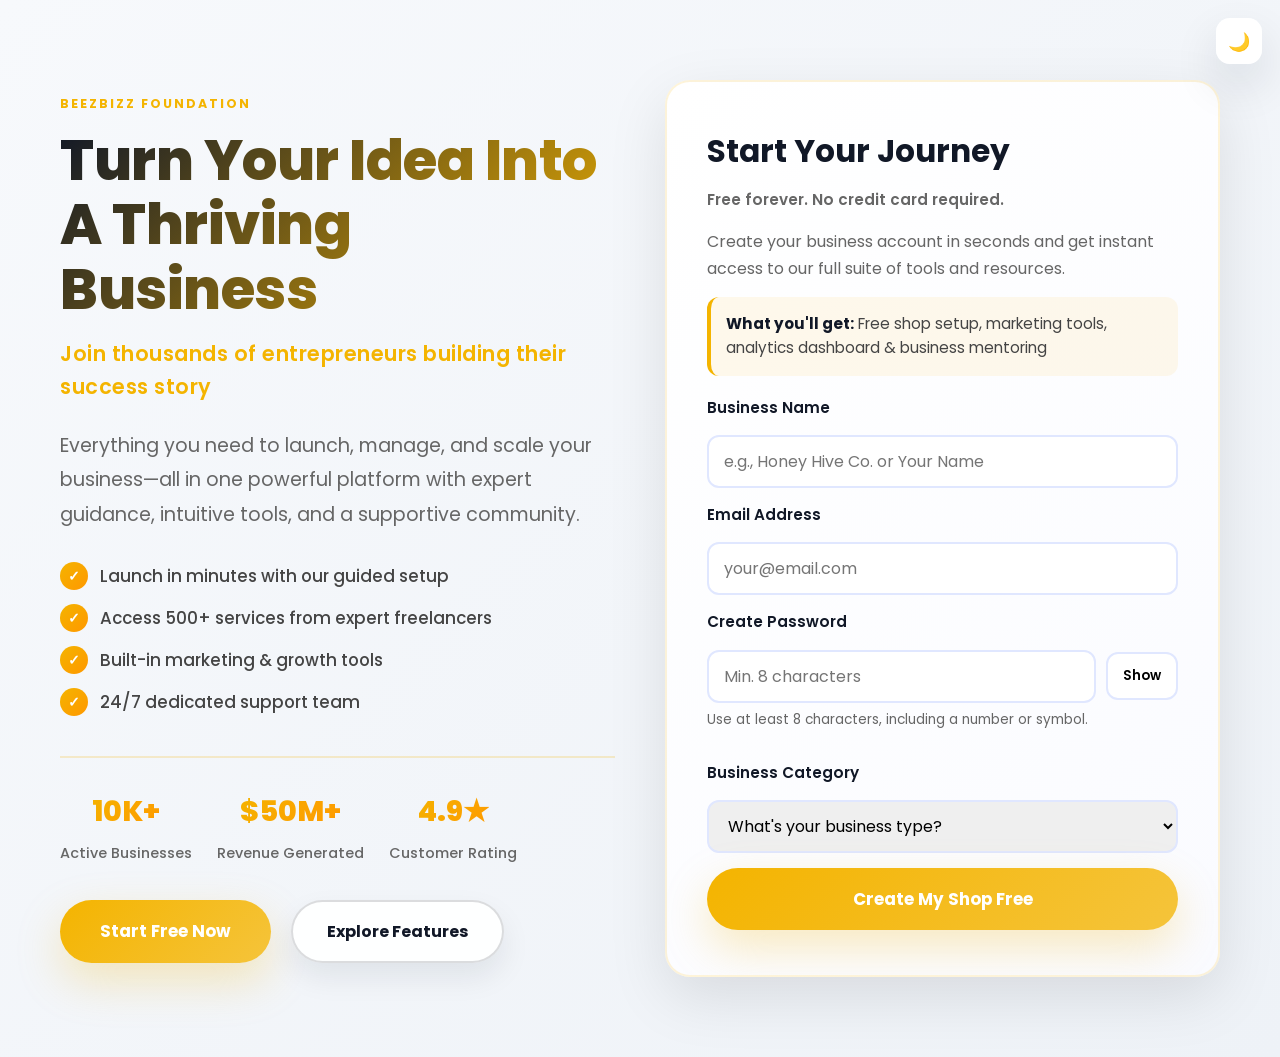
<file: index.html>
<!DOCTYPE html>
<html lang="en">
  <head>
    <meta charset="UTF-8" />
    <meta name="viewport" content="width=device-width, initial-scale=1.0" />
    <title>Beezbizz | Empower Your Business Journey</title>
    <link rel="preconnect" href="https://fonts.googleapis.com">
    <link rel="preconnect" href="https://fonts.gstatic.com" crossorigin>
    <link href="https://fonts.googleapis.com/css2?family=Poppins:wght@300;400;500;600;700;800&display=swap" rel="stylesheet">
    <script src="style.js"></script>
    <script src="api.js"></script>
    <style>

      :root {
        --page-bg: #fff8e7;
        --text: #111827;
        --muted: #667085;
        --card-bg: #ffffff;
        --border: rgba(244, 180, 0, 0.18);
        --surface: #f7f9fc;
        --primary: #f4b400;
        --primary-alt: #ffb703;
        --secondary: #111827;
        --accent: #7c3aed;
        --shadow: 0 18px 40px rgba(15, 23, 42, 0.12);
        --input-bg: #f8fafc;
        --button-hover: rgba(255, 255, 255, 0.22);
      }

      html {
        scroll-behavior: smooth;
      }

      body {
        background: linear-gradient(135deg, #f7f9fc 0%, #eef2f7 100%);
        color: var(--text);
        line-height: 1.6;
        overflow-x: hidden;
      }

      .container {
        max-width: 1200px;
        margin: 0 auto;
        padding: 0 20px;
      }

      .scroll-to-top {
        position: fixed;
        bottom: 30px;
        right: 30px;
        width: 50px;
        height: 50px;
        background: linear-gradient(135deg, #f4b400, #ff9800);
        color: white;
        border: none;
        border-radius: 50%;
        cursor: pointer;
        font-size: 20px;
        display: none;
        align-items: center;
        justify-content: center;
        z-index: 99;
        box-shadow: 0 8px 25px rgba(244, 180, 0, 0.3);
        transition: all 0.3s cubic-bezier(0.34, 1.56, 0.64, 1);
      }

      .scroll-to-top:hover {
        transform: translateY(-3px);
        box-shadow: 0 12px 35px rgba(244, 180, 0, 0.4);
      }

      .scroll-to-top.show {
        display: flex;
        animation: slideInUp 0.5s ease forwards;
      }

      @keyframes slideInUp {
        from {
          opacity: 0;
          transform: translateY(20px);
        }
        to {
          opacity: 1;
          transform: translateY(0);
        }
      }

      @keyframes slideInDown {
        from {
          opacity: 0;
          transform: translateY(-20px);
        }
        to {
          opacity: 1;
          transform: translateY(0);
        }
      }

      @keyframes fadeInScale {
        from {
          opacity: 0;
          transform: scale(0.95);
        }
        to {
          opacity: 1;
          transform: scale(1);
        }
      }

      .hero-content {
        display: grid;
        grid-template-columns: 1fr 1fr;
        gap: 50px;
        align-items: center;
        padding: 80px 0;
        min-height: 90vh;
        animation: slideInDown 0.8s ease;
      }

      .hero-content h1 {
        font-size: 3.5rem;
        font-weight: 800;
        margin-bottom: 15px;
        color: #111827;
        background: linear-gradient(135deg, #111827, #f4b400);
        -webkit-background-clip: text;
        -webkit-text-fill-color: transparent;
        background-clip: text;
        line-height: 1.15;
        animation: slideInUp 0.8s ease 0.1s both;
        text-transform: capitalize;
        letter-spacing: -0.5px;
      }

      .hero-subtitle {
        font-size: 1.3rem;
        color: #f4b400;
        font-weight: 600;
        margin-bottom: 25px;
        animation: slideInUp 0.8s ease 0.15s both;
        letter-spacing: 0.5px;
      }

      .benefit-list {
        list-style: none;
        margin: 30px 0;
        animation: slideInUp 0.8s ease 0.25s both;
      }

      .benefit-list li {
        display: flex;
        align-items: center;
        gap: 12px;
        margin-bottom: 14px;
        font-size: 1.05rem;
        color: #444;
        font-weight: 500;
      }

      .benefit-list li::before {
        content: '✓';
        display: flex;
        align-items: center;
        justify-content: center;
        width: 28px;
        height: 28px;
        background: linear-gradient(135deg, #f4b400, #ff9800);
        color: white;
        border-radius: 50%;
        font-weight: bold;
        flex-shrink: 0;
        font-size: 14px;
      }

      .trust-badges {
        display: flex;
        gap: 25px;
        margin-top: 40px;
        padding-top: 30px;
        border-top: 2px solid rgba(244, 180, 0, 0.2);
        animation: slideInUp 0.8s ease 0.3s both;
        flex-wrap: wrap;
      }

      .badge {
        display: flex;
        flex-direction: column;
        align-items: center;
        gap: 8px;
      }

      .badge-number {
        font-size: 1.8rem;
        font-weight: 800;
        background: linear-gradient(135deg, #f4b400, #ff9800);
        -webkit-background-clip: text;
        -webkit-text-fill-color: transparent;
        background-clip: text;
      }

      .badge-label {
        font-size: 0.9rem;
        color: #666;
        font-weight: 500;
        text-align: center;
      }

      .eyebrow {
        text-transform: uppercase;
        letter-spacing: 0.16em;
        font-size: 0.78rem;
        font-weight: 700;
        color: #f4b400;
        margin-bottom: 15px;
        animation: slideInUp 0.8s ease both;
      }

      .hero-copy {
        font-size: 1.2rem;
        color: #666;
        line-height: 1.8;
        margin-bottom: 30px;
        animation: slideInUp 0.8s ease 0.2s both;
      }

      .hero-actions {
        display: flex;
        gap: 20px;
        flex-wrap: wrap;
        animation: slideInUp 0.8s ease 0.3s both;
      }

      .btn {
        padding: 16px 34px;
        border-radius: 999px;
        text-decoration: none;
        font-weight: 700;
        transition: transform 0.28s ease, box-shadow 0.28s ease, background-color 0.28s ease, color 0.28s ease;
        border: none;
        cursor: pointer;
        font-size: 16px;
        display: inline-flex;
        align-items: center;
        justify-content: center;
        gap: 10px;
        position: relative;
        overflow: hidden;
        box-shadow: var(--shadow);
      }

      .btn::before {
        content: '';
        position: absolute;
        top: 50%;
        left: 50%;
        width: 0;
        height: 0;
        background: var(--button-hover);
        border-radius: 50%;
        transform: translate(-50%, -50%);
        transition: width 0.55s ease, height 0.55s ease, opacity 0.35s ease;
        opacity: 0;
      }

      .btn:hover::before {
        width: 320px;
        height: 320px;
        opacity: 1;
      }

      .btn:hover {
        transform: translateY(-2px) scale(1.01);
      }

      .btn:active {
        transform: translateY(0) scale(0.98);
      }

      .btn:focus-visible {
        outline: 2px solid rgba(124, 58, 237, 0.6);
        outline-offset: 4px;
      }

      .btn-primary {
        background: linear-gradient(135deg, #f4b400, #f5c43b);
        color: white;
        box-shadow: 0 18px 45px rgba(244, 180, 0, 0.25);
        font-size: 1.05rem;
        padding: 18px 40px;
      }

      .btn-primary:hover {
        transform: translateY(-3px) scale(1.02);
        box-shadow: 0 22px 56px rgba(244, 180, 0, 0.35);
      }

      .btn-secondary {
        border: 2px solid rgba(17, 24, 39, 0.15);
        color: #111827;
        background: rgba(255, 255, 255, 0.92);
        box-shadow: 0 14px 30px rgba(17, 24, 39, 0.08);
      }

      .btn-secondary:hover {
        background: #111827;
        color: white;
        transform: translateY(-3px) scale(1.01);
        box-shadow: 0 22px 45px rgba(17, 24, 39, 0.18);
      }

      .hero-panel {
        animation: fadeInScale 0.8s ease 0.2s both;
      }

      .panel-card {
        background: linear-gradient(135deg, #ffffff 0%, #fafbff 100%);
        border-radius: 25px;
        padding: 45px 40px;
        box-shadow: 0 20px 60px rgba(0, 0, 0, 0.1);
        border: 2px solid rgba(244, 180, 0, 0.15);
        transition: all 0.3s ease;
        position: relative;
        overflow: hidden;
      }

      .panel-card::before {
        content: '';
        position: absolute;
        top: -100%;
        right: -100%;
        width: 200px;
        height: 200px;
        background: radial-gradient(circle, rgba(244, 180, 0, 0.1) 0%, transparent 70%);
        border-radius: 50%;
        pointer-events: none;
      }

      .panel-card:hover {
        border-color: #f4b400;
        box-shadow: 0 30px 80px rgba(244, 180, 0, 0.2);
        transform: translateY(-5px);
      }

      .panel-card h2 {
        font-size: 1.95rem;
        margin-bottom: 10px;
        color: #111827;
        font-weight: 700;
        position: relative;
        z-index: 1;
      }

      .panel-card-subtitle {
        font-size: 0.95rem;
        color: #f4b400;
        font-weight: 600;
        margin-bottom: 20px;
        position: relative;
        z-index: 1;
      }

      .panel-card p {
        color: #666;
        margin-bottom: 15px;
        line-height: 1.7;
        position: relative;
        z-index: 1;
      }

      .form-benefits {
        background: rgba(244, 180, 0, 0.08);
        border-left: 4px solid #f4b400;
        padding: 15px;
        border-radius: 12px;
        margin-bottom: 20px;
        font-size: 0.95rem;
        color: #444;
        position: relative;
        z-index: 1;
      }

      .form-benefits strong {
        color: #111827;
      }

      form {
        display: grid;
        gap: 15px;
        position: relative;
        z-index: 1;
      }

      label {
        font-weight: 600;
        color: #111827;
        font-size: 0.95rem;
      }

      input, select {
        width: 100%;
        border: 2px solid #e0e7ff;
        border-radius: 12px;
        padding: 12px 15px;
        font-size: 1rem;
        transition: all 0.3s ease;
        font-family: "Poppins", inherit;
      }

      input:focus, select:focus {
        outline: none;
        border-color: #f4b400;
        box-shadow: 0 0 0 4px rgba(244, 180, 0, 0.1);
        transform: scale(1.02);
      }

      .password-field {
        display: flex;
        gap: 10px;
        align-items: center;
      }

      .password-field input {
        flex: 1;
      }

      .password-toggle {
        padding: 12px 15px;
        border: 2px solid #e0e7ff;
        border-radius: 12px;
        background: white;
        cursor: pointer;
        font-weight: 600;
        transition: all 0.3s ease;
      }

      .password-toggle:hover {
        border-color: #f4b400;
        background: #f4b400;
        color: white;
      }

      .form-note {
        font-size: 0.85rem;
        color: #999;
        margin-top: -10px;
      }

      .form-message {
        min-height: 2.4rem;
        margin-top: 10px;
        padding: 10px 15px;
        border-radius: 12px;
        font-weight: 600;
        display: none;
      }

      .form-message.success {
        background: #d1fae5;
        color: #065f46;
        border-left: 4px solid #10b981;
        display: block;
      }

      .form-message.error {
        background: #fee2e2;
        color: #7f1d1d;
        border-left: 4px solid #ef4444;
        display: block;
      }

      @media (max-width: 768px) {
        .hero-content {
          grid-template-columns: 1fr;
          padding: 40px 0;
          min-height: auto;
          gap: 30px;
        }

        .hero-content h1 {
          font-size: 2.2rem;
        }

        .hero-subtitle {
          font-size: 1.1rem;
        }

        .benefit-list li {
          font-size: 0.95rem;
        }

        .trust-badges {
          gap: 15px;
        }

        .badge-number {
          font-size: 1.5rem;
        }

        .badge-label {
          font-size: 0.8rem;
        }

        .scroll-to-top {
          bottom: 20px;
          right: 20px;
          width: 45px;
          height: 45px;
          font-size: 18px;
        }
      }
      /* Theme toggle button */
      #theme-toggle {
        position: fixed;
        top: 18px;
        right: 18px;
        width: 46px;
        height: 46px;
        border-radius: 14px;
        border: none;
        background: rgba(255, 255, 255, 0.98);
        color: #111827;
        box-shadow: 0 20px 45px rgba(17, 24, 39, 0.12);
        cursor: pointer;
        z-index: 999;
        display: flex;
        align-items: center;
        justify-content: center;
        font-size: 18px;
        transition: transform 0.25s ease, background-color 0.25s ease, color 0.25s ease;
      }
      #theme-toggle:hover {
        transform: translateY(-3px);
        background: #f4b400;
        color: #111827;
      }

      [data-theme="dark"] {
        --shadow: 0 18px 45px rgba(0, 0, 0, 0.45);
        --button-hover: rgba(255, 255, 255, 0.08);
      }
      [data-theme="dark"] body {
        background: radial-gradient(circle at top, #111827 0%, #050814 100%);
        color: #e6eef8;
      }
      [data-theme="dark"] .panel-card {
        background: rgba(10, 18, 35, 0.92);
        border-color: rgba(124, 58, 237, 0.18);
        box-shadow: 0 25px 80px rgba(0, 0, 0, 0.35);
      }
      [data-theme="dark"] .btn-primary {
        background: linear-gradient(135deg, #7c3aed, #6d28d9);
        box-shadow: 0 18px 40px rgba(124, 58, 237, 0.35);
      }
      [data-theme="dark"] .btn-secondary {
        color: #e2e8f0;
        border-color: rgba(148, 163, 184, 0.28);
        background: rgba(255, 255, 255, 0.05);
        box-shadow: 0 14px 30px rgba(15, 23, 42, 0.35);
      }
      [data-theme="dark"] .btn-secondary:hover {
        background: rgba(124, 58, 237, 0.95);
        color: white;
      }
      [data-theme="dark"] input,
      [data-theme="dark"] select {
        background: rgba(15, 23, 42, 0.9);
        border-color: rgba(148, 163, 184, 0.22);
        color: #e6eef8;
      }
      [data-theme="dark"] .password-toggle {
        background: rgba(255, 255, 255, 0.06);
        border-color: rgba(148, 163, 184, 0.2);
        color: #e2e8f0;
      }
      [data-theme="dark"] #theme-toggle {
        background: rgba(15, 23, 42, 0.94);
        color: #e6eef8;
        box-shadow: 0 20px 45px rgba(0, 0, 0, 0.35);
      }
      [data-theme="dark"] .password-toggle:hover {
        background: rgba(124, 58, 237, 0.95);
        color: white;
      }
      </style>
  </head>
  <body>
    <button id="theme-toggle" aria-label="Toggle theme">🌙</button>
    <div class="container">
      <div class="hero-content">
        <div>
          <p class="eyebrow">BEEZBIZZ FOUNDATION</p>
          <h1>Turn Your Idea Into a Thriving Business</h1>
          <p class="hero-subtitle">Join thousands of entrepreneurs building their success story</p>
          <p class="hero-copy">
            Everything you need to launch, manage, and scale your business—all in one powerful platform with expert guidance, intuitive tools, and a supportive community.
          </p>
          <ul class="benefit-list">
            <li>Launch in minutes with our guided setup</li>
            <li>Access 500+ services from expert freelancers</li>
            <li>Built-in marketing & growth tools</li>
            <li>24/7 dedicated support team</li>
          </ul>
          <div class="trust-badges">
            <div class="badge">
              <div class="badge-number">10K+</div>
              <div class="badge-label">Active Businesses</div>
            </div>
            <div class="badge">
              <div class="badge-number">$50M+</div>
              <div class="badge-label">Revenue Generated</div>
            </div>
            <div class="badge">
              <div class="badge-number">4.9★</div>
              <div class="badge-label">Customer Rating</div>
            </div>
          </div>
          <div class="hero-actions">
            <a class="btn btn-primary" href="#signup">Start Free Now</a>
            <a class="btn btn-secondary" href="services.html">Explore Features</a>
          </div>
        </div>
        <div class="hero-panel">
          <div class="panel-card">
            <h2>Start Your Journey</h2>
            <p class="panel-card-subtitle">Free forever. No credit card required.</p>
            <p>Create your business account in seconds and get instant access to our full suite of tools and resources.</p>
            <div class="form-benefits">
              <strong>What you'll get:</strong> Free shop setup, marketing tools, analytics dashboard & business mentoring
            </div>
            <form id="shop-form" novalidate>
              <label for="business-name">Business Name</label>
              <input id="business-name" name="businessName" type="text" placeholder="e.g., Honey Hive Co. or Your Name" required />

              <label for="business-email">Email Address</label>
              <input id="business-email" name="email" type="email" placeholder="your@email.com" required />

              <label for="business-password">Create Password</label>
              <div class="password-field">
                <input id="business-password" name="password" type="password" placeholder="Min. 8 characters" required />
                <button type="button" id="toggle-password" class="password-toggle" aria-label="Show password">Show</button>
              </div>
              <p id="password-strength" class="form-note">Use at least 8 characters, including a number or symbol.</p>

              <label for="business-category">Business Category</label>
              <select id="business-category" name="category">
                <option value="">What's your business type?</option>
                <option value="retail">Retail & E-commerce</option>
                <option value="services">Services & Consulting</option>
                <option value="technology">Technology & Software</option>
                <option value="creative">Creative & Design</option>
                <option value="other">Other</option>
              </select>

              <button type="submit" class="btn btn-primary">Create My Shop Free</button>
              <div id="form-message" class="form-message" aria-live="polite"></div>
            </form>
          </div>
        </div>
      </div>
    </div>

    <!-- SCROLL TO TOP BUTTON -->
    <button class="scroll-to-top" id="scrollToTop" title="Go to top">↑</button>

    <script>
      // Theme toggle: apply saved preference or system preference
      (function() {
        const root = document.documentElement;
        const btn = document.getElementById('theme-toggle');

        function applyTheme(theme) {
          if (theme === 'dark') {
            root.setAttribute('data-theme', 'dark');
            btn.textContent = '☀️';
          } else {
            root.removeAttribute('data-theme');
            btn.textContent = '🌙';
          }
        }

        const saved = localStorage.getItem('theme');
        if (saved) applyTheme(saved);
        else {
          const prefersDark = window.matchMedia && window.matchMedia('(prefers-color-scheme: dark)').matches;
          applyTheme(prefersDark ? 'dark' : 'light');
        }

        btn.addEventListener('click', () => {
          const isDark = root.getAttribute('data-theme') === 'dark';
          const next = isDark ? 'light' : 'dark';
          applyTheme(next);
          localStorage.setItem('theme', next);
        });
      })();

      // Scroll to top functionality
      const scrollToTopBtn = document.getElementById('scrollToTop');
      
      window.addEventListener('scroll', () => {
        if (window.pageYOffset > 300) {
          scrollToTopBtn.classList.add('show');
        } else {
          scrollToTopBtn.classList.remove('show');
        }
      });

      scrollToTopBtn.addEventListener('click', () => {
        window.scrollTo({
          top: 0,
          behavior: 'smooth'
        });
      });

      // Password toggle
      const togglePasswordBtn = document.getElementById('toggle-password');
      const passwordInput = document.getElementById('business-password');

      if (togglePasswordBtn && passwordInput) {
        togglePasswordBtn.addEventListener('click', function(e) {
          e.preventDefault();
          const isPassword = passwordInput.type === 'password';
          passwordInput.type = isPassword ? 'text' : 'password';
          this.textContent = isPassword ? 'Hide' : 'Show';
        });
      }

      // Form submission
      const form = document.getElementById('shop-form');
      const formMessage = document.getElementById('form-message');

      form.addEventListener('submit', async function(e) {
        e.preventDefault();
        
        const businessName = document.getElementById('business-name').value;
        const email = document.getElementById('business-email').value;
        const password = document.getElementById('business-password').value;

        const category = document.getElementById('business-category').value;

        if (!businessName || !email || !password || !category) {
          showMessage('Please fill in all required fields.', 'error');
          return;
        }

        if (password.length < 8) {
          showMessage('Password must be at least 8 characters long.', 'error');
          return;
        }

        showMessage('Submitting your details…', 'success');

        try {
          const response = await registerBusiness({
            businessName,
            email,
            password,
            category
          });

          if (response.success) {
            showMessage('✅ Account created successfully! Redirecting...', 'success');
            setTimeout(() => {
              window.location.href = 'home.html';
            }, 2000);
          } else {
            showMessage(response.data?.message || 'Submission failed. Please try again.', 'error');
          }
        } catch (error) {
          showMessage('Submission failed. Please try again.', 'error');
        }
      });

      function showMessage(text, type) {
        formMessage.textContent = text;
        formMessage.className = `form-message ${type}`;
      }

      // Input animations
      document.querySelectorAll('input, select').forEach(input => {
        input.addEventListener('focus', function() {
          this.style.transform = 'scale(1.02)';
        });
        input.addEventListener('blur', function() {
          this.style.transform = 'scale(1)';
        });
      });


      document.querySelectorAll('.btn').forEach(btn => {
        btn.addEventListener('mouseenter', function() {
          this.style.transform = 'translateY(-4px)';
        });
        btn.addEventListener('mouseleave', function() {
          this.style.transform = 'translateY(0)';
        });
      });
    </script>
    
  </body>
</html>
</file>
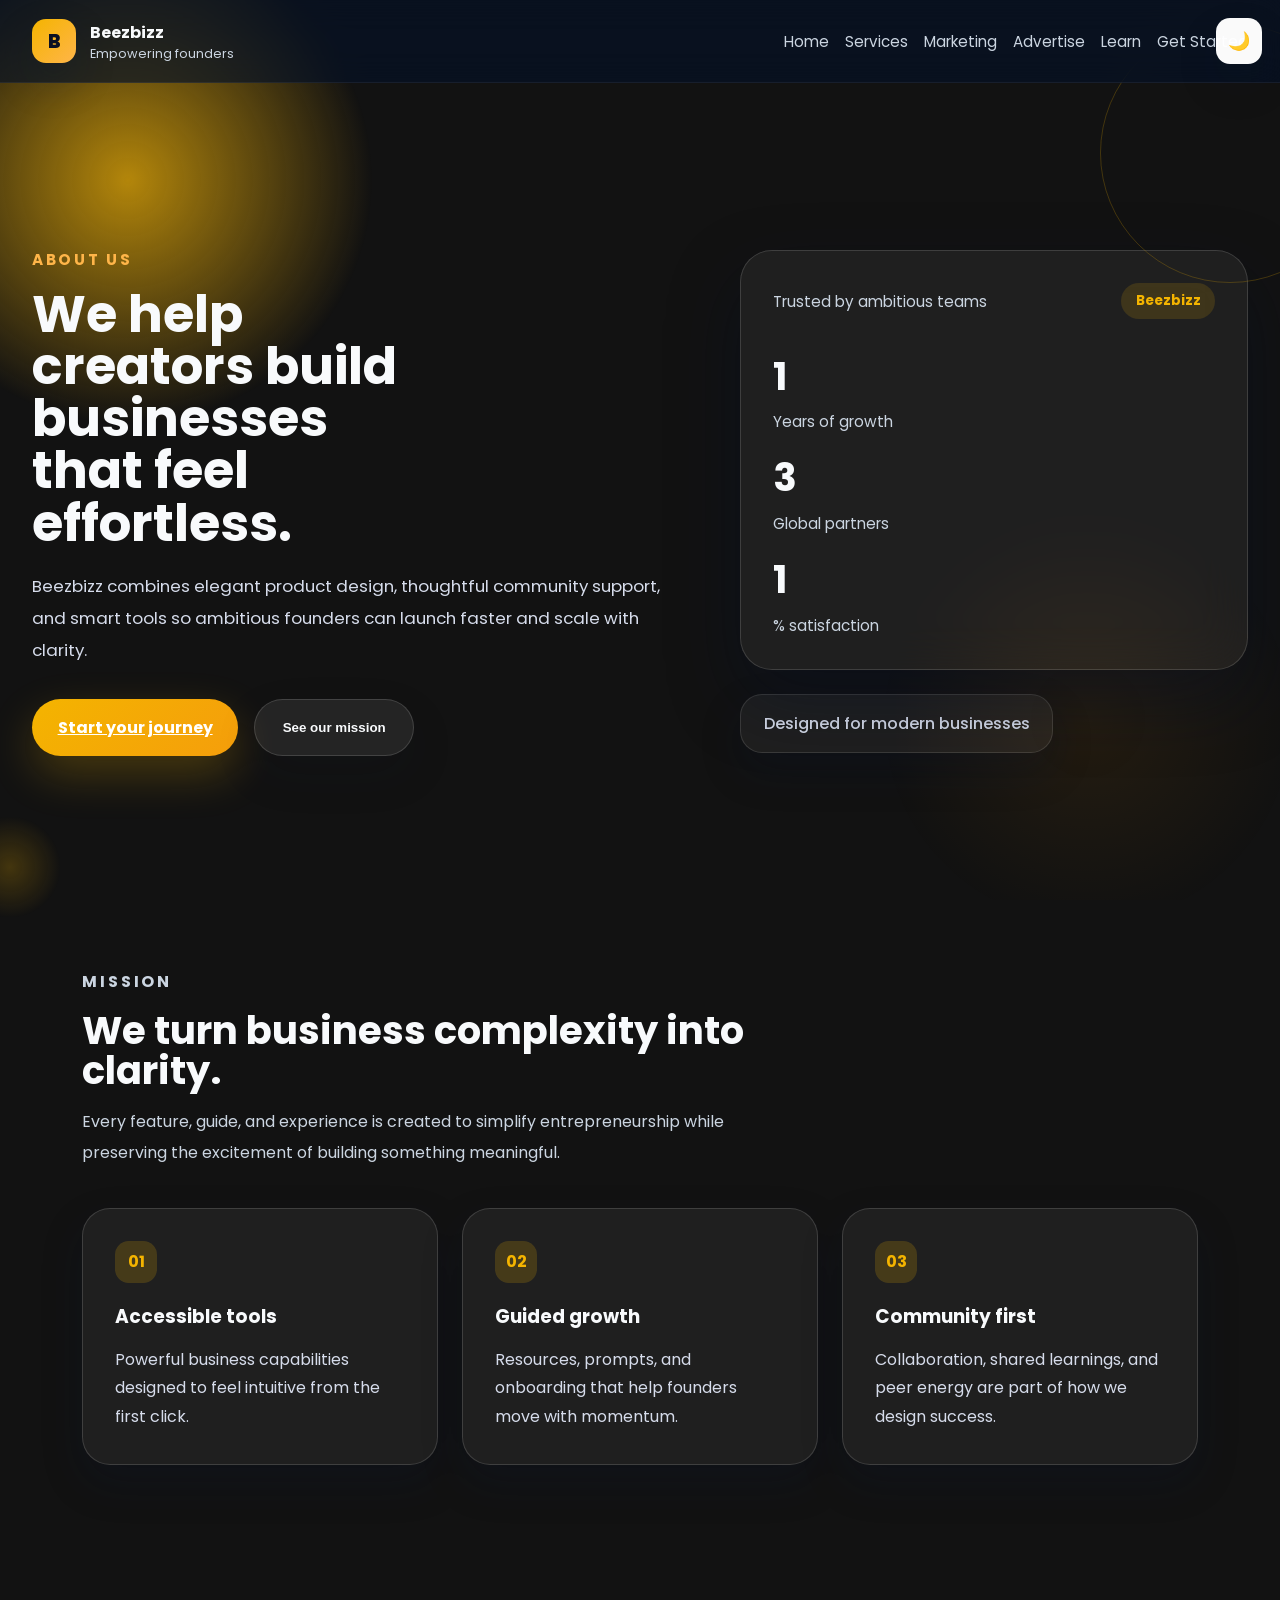
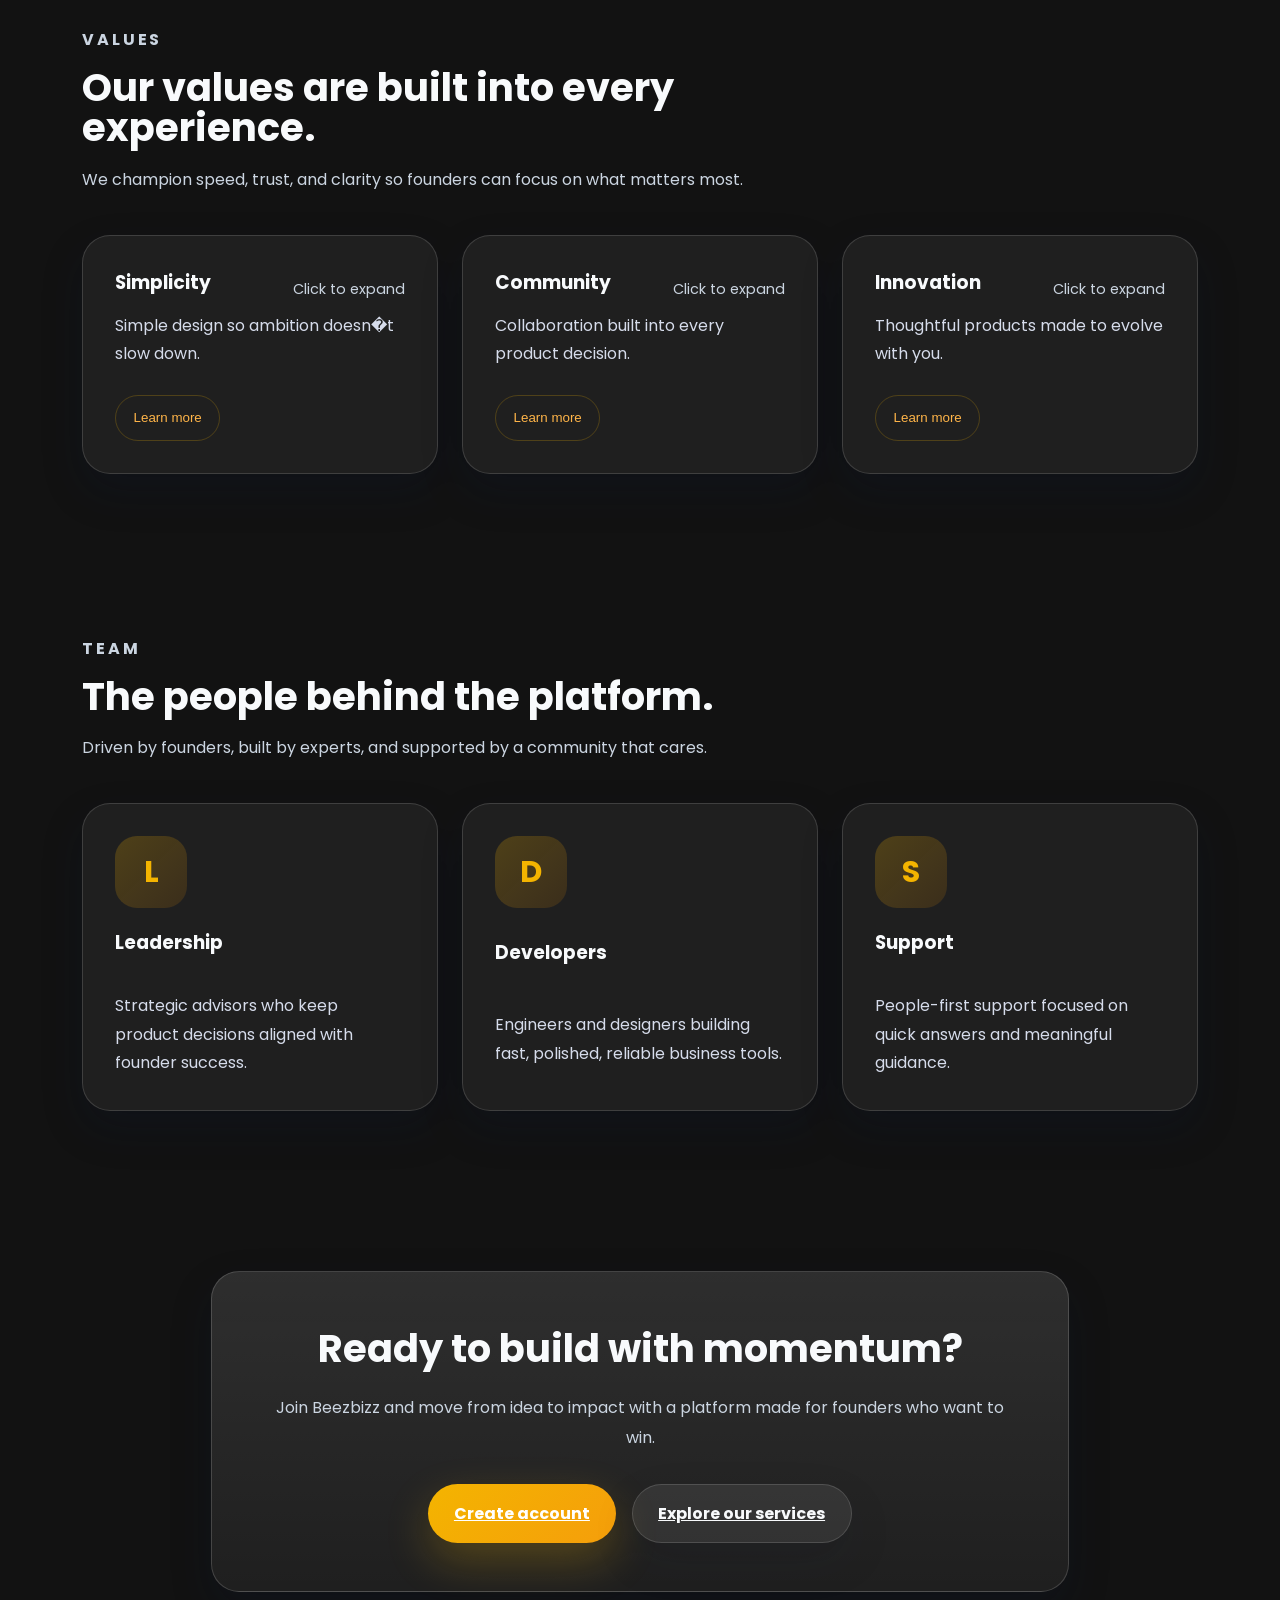
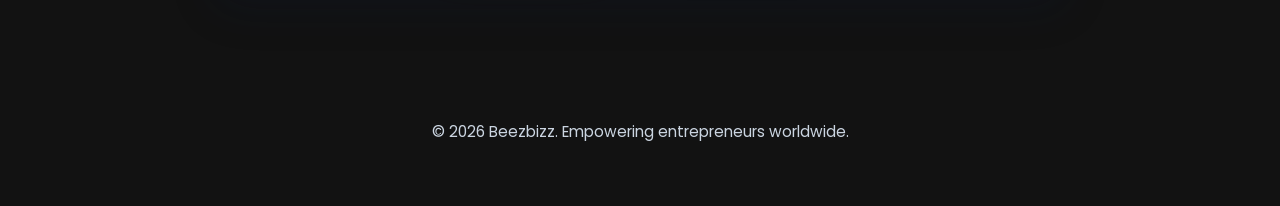
<file: about.html>
<!DOCTYPE html>
<html lang="en">
<head>
  <meta charset="UTF-8">
  <meta name="viewport" content="width=device-width, initial-scale=1.0">
  <title>About Beezbizz | Empowering Entrepreneurs</title>
  <meta name="description" content="Discover Beezbizz's mission, values, team, and the interactive experience that supports entrepreneurial growth.">
  <link rel="preconnect" href="https://fonts.googleapis.com">
  <link rel="preconnect" href="https://fonts.gstatic.com" crossorigin>
  <link href="https://fonts.googleapis.com/css2?family=Poppins:wght@300;400;500;600;700;800&display=swap" rel="stylesheet">
  <link href="about.css" rel="stylesheet">
</head>
<body>
  <button id="theme-toggle" aria-label="Toggle theme">🌙</button>
  <div class="page-shell">
    <header class="site-header">
      <div class="brand">
        <div class="brand-mark">B</div>
        <div>
          <p>Beezbizz</p>
          <small>Empowering founders</small>
        </div>
      </div>
      <nav class="site-nav">
        <a href="home.html">Home</a>
        <a href="services.html">Services</a>
        <a href="marketing.html">Marketing</a>
        <a href="advertise.html">Advertise</a>
        <a href="learn.html">Learn</a>
        <a href="started.html">Get Started</a>
      </nav>
    </header>

    <main>
      <section class="hero-panel reveal-on-scroll">
        <div class="hero-copy">
          <span class="eyebrow">About Us</span>
          <h1>We help creators build businesses that feel effortless.</h1>
          <p class="hero-text">Beezbizz combines elegant product design, thoughtful community support, and smart tools so ambitious founders can launch faster and scale with clarity.</p>
          <div class="hero-actions">
            <a class="btn btn-primary" href="started.html">Start your journey</a>
            <button class="btn btn-ghost" id="scrollToMission">See our mission</button>
          </div>
        </div>
        <div class="hero-visual">
          <div class="hero-card">
            <div class="hero-card-header">
              <p>Trusted by ambitious teams</p>
              <span>Beezbizz</span>
            </div>
            <div class="hero-metrics">
              <div class="metric">
                <strong class="stat-number" data-target="1">0</strong>
                <span>Years of growth</span>
              </div>
              <div class="metric">
                <strong class="stat-number" data-target="3">0</strong>
                <span>Global partners</span>
              </div>
              <div class="metric">
                <strong class="stat-number" data-target="0">0</strong>
                <span>% satisfaction</span>
              </div>
            </div>
          </div>
          <div class="hero-badge">Designed for modern businesses</div>
        </div>
        <div class="hero-overlay hero-ring"></div>
        <div class="hero-overlay hero-dot"></div>
      </section>

      <section class="section mission-section reveal-on-scroll" id="mission">
        <div class="section-intro">
          <p class="eyebrow">Mission</p>
          <h2>We turn business complexity into clarity.</h2>
          <p>Every feature, guide, and experience is created to simplify entrepreneurship while preserving the excitement of building something meaningful.</p>
        </div>
        <div class="mission-grid">
          <article class="mission-card">
            <span>01</span>
            <h3>Accessible tools</h3>
            <p>Powerful business capabilities designed to feel intuitive from the first click.</p>
          </article>
          <article class="mission-card">
            <span>02</span>
            <h3>Guided growth</h3>
            <p>Resources, prompts, and onboarding that help founders move with momentum.</p>
          </article>
          <article class="mission-card">
            <span>03</span>
            <h3>Community first</h3>
            <p>Collaboration, shared learnings, and peer energy are part of how we design success.</p>
          </article>
        </div>
      </section>

      <section class="section values-section reveal-on-scroll">
        <div class="section-intro">
          <p class="eyebrow">Values</p>
          <h2>Our values are built into every experience.</h2>
          <p>We champion speed, trust, and clarity so founders can focus on what matters most.</p>
        </div>
        <div class="values-grid">
          <article class="value-card" data-detail="We eliminate friction with clean flows, clear labels, and smart defaults so users can move quickly without decisions getting in their way.">
            <div class="value-card-top">
              <h3>Simplicity</h3>
              <span>Click to expand</span>
            </div>
            <p>Simple design so ambition doesn�t slow down.</p>
            <div class="card-detail">
              <p></p>
            </div>
            <button class="detail-toggle" type="button">Learn more</button>
          </article>
          <article class="value-card" data-detail="Community is the engine for better entrepreneurship. We build spaces, events, and conversations that bring founders together around real progress.">
            <div class="value-card-top">
              <h3>Community</h3>
              <span>Click to expand</span>
            </div>
            <p>Collaboration built into every product decision.</p>
            <div class="card-detail">
              <p></p>
            </div>
            <button class="detail-toggle" type="button">Learn more</button>
          </article>
          <article class="value-card" data-detail="We move quickly but thoughtfully. Innovation for us means solving real business problems with elegant, dependable technology.">
            <div class="value-card-top">
              <h3>Innovation</h3>
              <span>Click to expand</span>
            </div>
            <p>Thoughtful products made to evolve with you.</p>
            <div class="card-detail">
              <p></p>
            </div>
            <button class="detail-toggle" type="button">Learn more</button>
          </article>
        </div>
      </section>

      <section class="section team-section reveal-on-scroll">
        <div class="section-intro">
          <p class="eyebrow">Team</p>
          <h2>The people behind the platform.</h2>
          <p>Driven by founders, built by experts, and supported by a community that cares.</p>
        </div>
        <div class="team-grid">
          <article class="team-member">
            <div class="member-avatar">L</div>
            <h3>Leadership</h3>
            <p>Strategic advisors who keep product decisions aligned with founder success.</p>
          </article>
          <article class="team-member">
            <div class="member-avatar">D</div>
            <h3>Developers</h3>
            <p>Engineers and designers building fast, polished, reliable business tools.</p>
          </article>
          <article class="team-member">
            <div class="member-avatar">S</div>
            <h3>Support</h3>
            <p>People-first support focused on quick answers and meaningful guidance.</p>
          </article>
        </div>
      </section>

      <section class="section ripple-section reveal-on-scroll">
        <div class="ripple-card">
          <h2>Ready to build with momentum?</h2>
          <p>Join Beezbizz and move from idea to impact with a platform made for founders who want to win.</p>
          <div class="ripple-actions">
            <a class="btn btn-primary" href="started.html">Create account</a>
            <a class="btn btn-soft" href="services.html">Explore our services</a>
          </div>
        </div>
      </section>
    </main>

    <footer class="site-footer">
      <p>© 2026 Beezbizz. Empowering entrepreneurs worldwide.</p>
    </footer>

    <button class="scroll-to-top" id="scrollToTop" aria-label="Scroll to top">↑</button>
  </div>

  <script>
    (function(){
      const root=document.documentElement;
      const btn=document.getElementById('theme-toggle');
      function applyTheme(theme){ if(theme==='dark'){root.setAttribute('data-theme','dark'); btn.textContent='☀️';} else {root.removeAttribute('data-theme'); btn.textContent='🌙';} }
      const saved=localStorage.getItem('theme');
      if(saved) applyTheme(saved);
      else if(window.matchMedia && window.matchMedia('(prefers-color-scheme: dark)').matches) applyTheme('dark');
      if(btn) btn.addEventListener('click', ()=>{ const isDark = root.getAttribute('data-theme') === 'dark'; const next = isDark ? 'light' : 'dark'; applyTheme(next); localStorage.setItem('theme', next); });
    })();
  </script>
  <script src="about.js" defer></script>
</body>
</html>
</file>
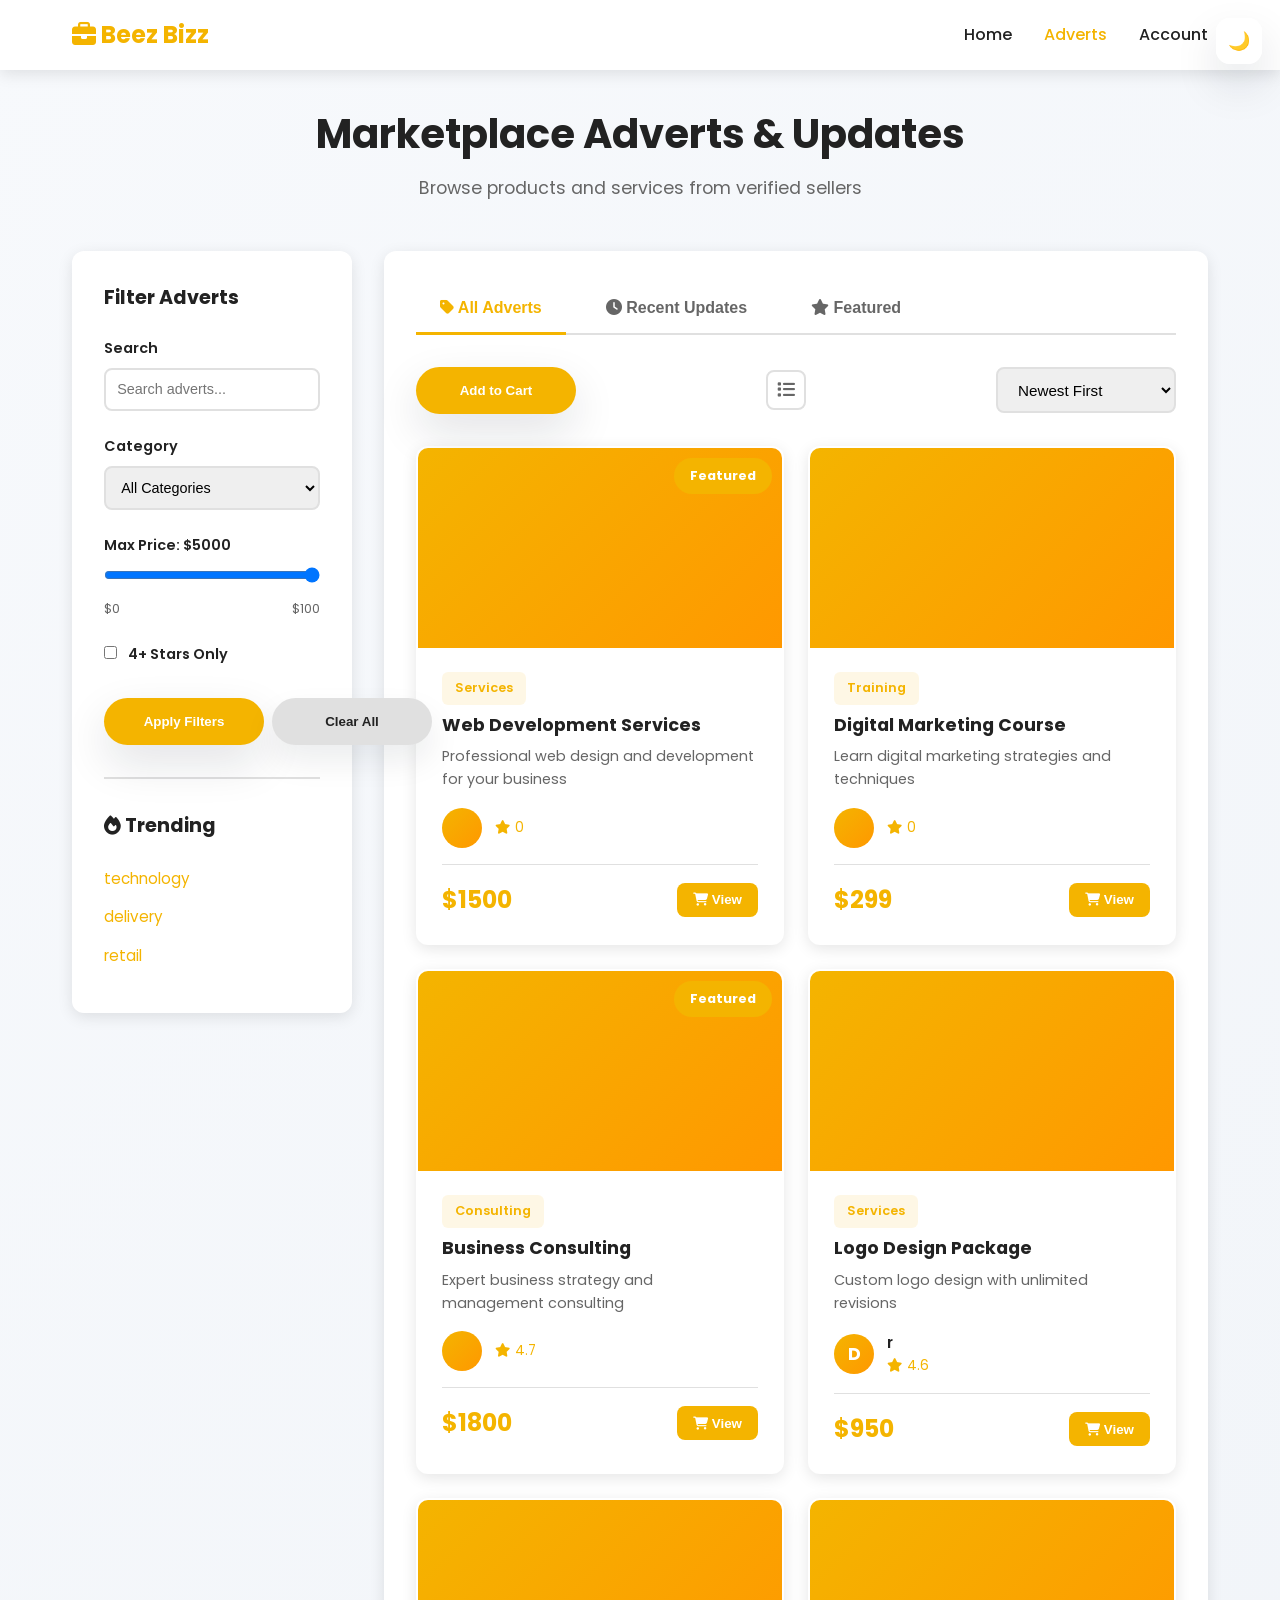
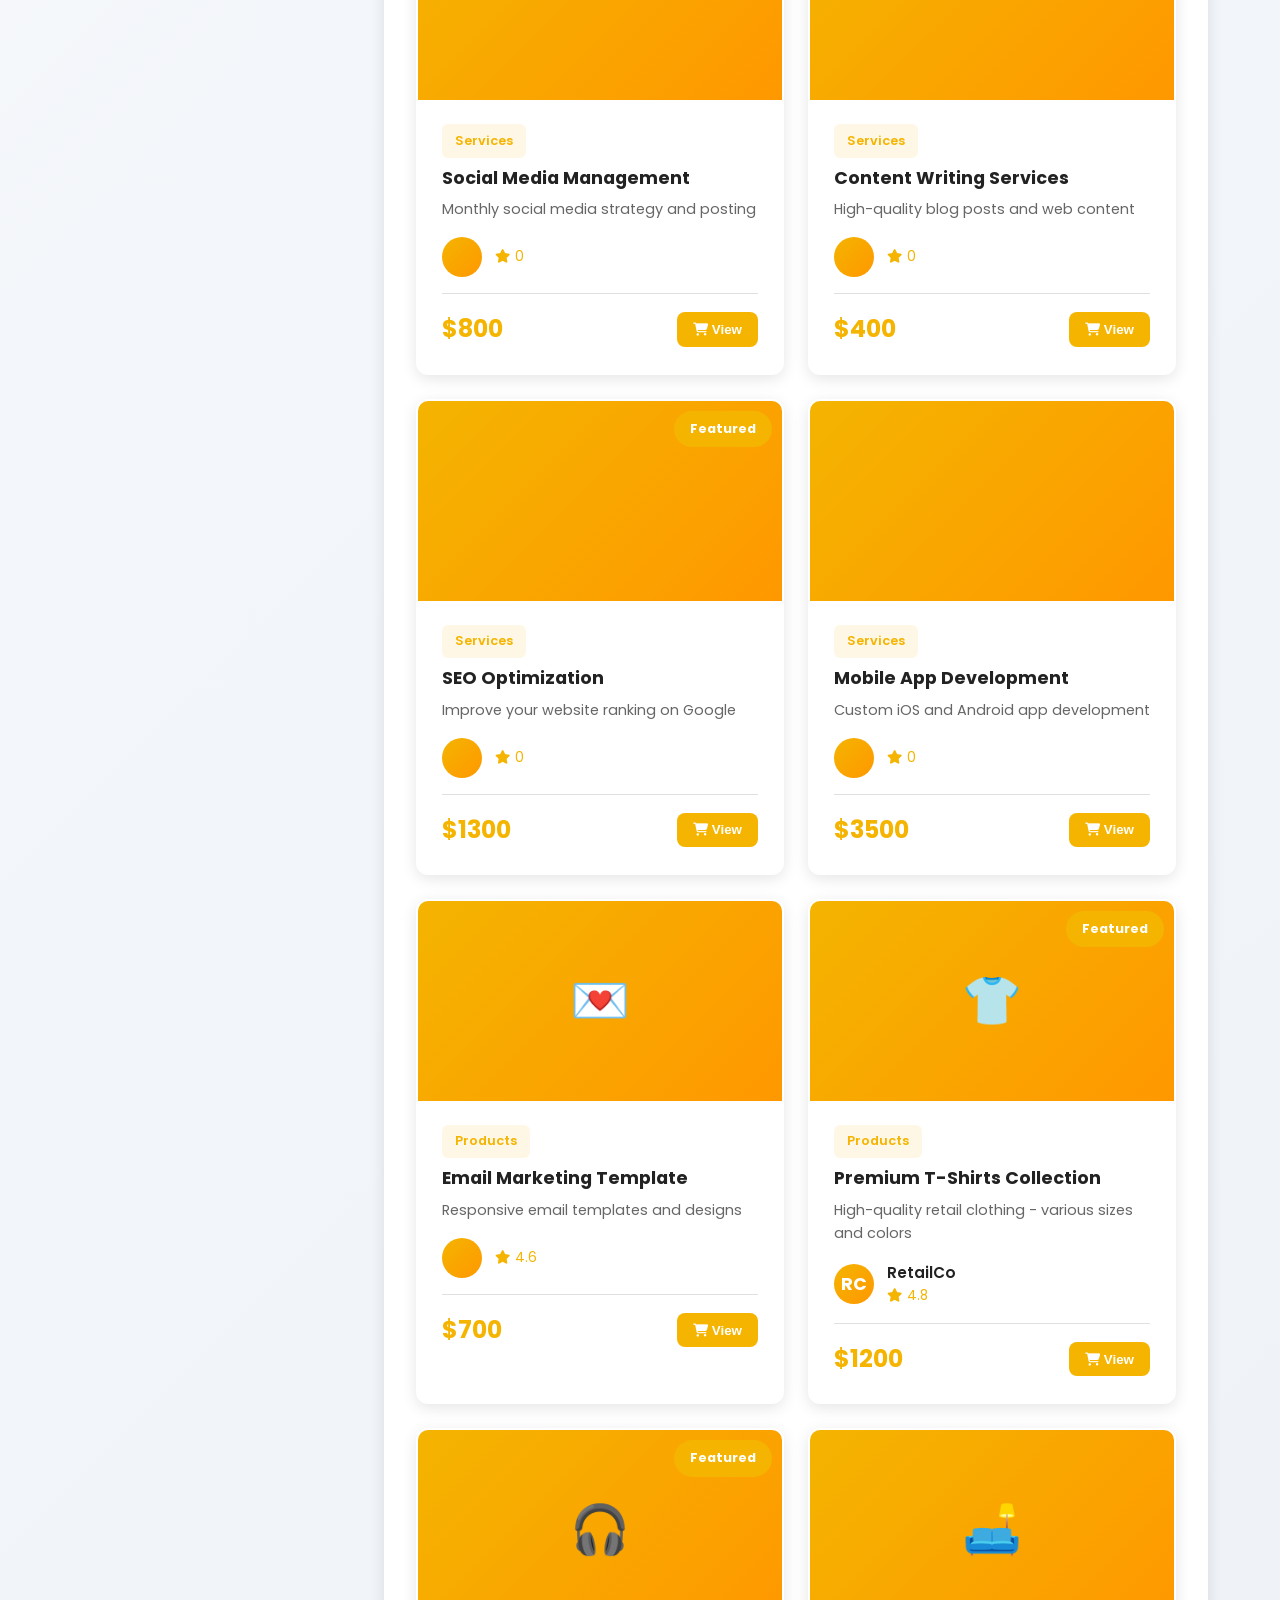
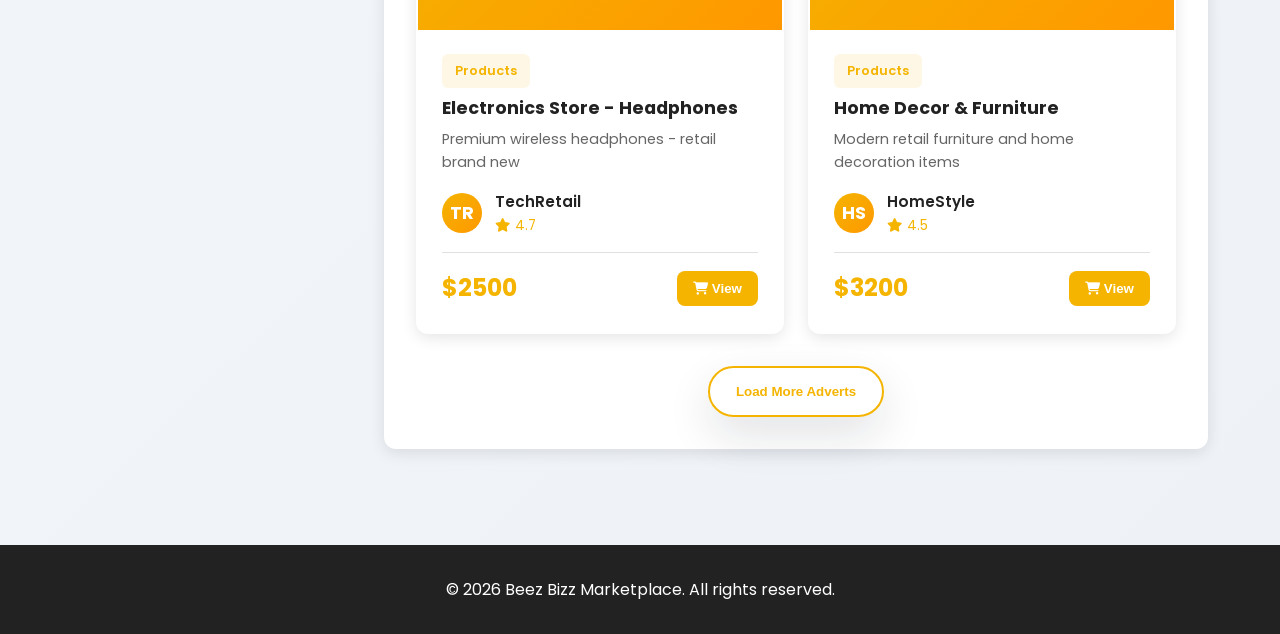
<file: advertise.html>
<!DOCTYPE html>
<html lang="en">
<head>
  <meta charset="UTF-8">
  <meta name="viewport" content="width=device-width, initial-scale=1.0">
  <title>Adverts & Updates - Beez Bizz</title>
  <link rel="preconnect" href="https://fonts.googleapis.com">
  <link rel="preconnect" href="https://fonts.gstatic.com" crossorigin>
  <link href="https://fonts.googleapis.com/css2?family=Poppins:wght@300;400;500;600;700;800&display=swap" rel="stylesheet">
  <link rel="stylesheet" href="https://cdnjs.cloudflare.com/ajax/libs/font-awesome/6.4.0/css/all.min.css">
  <link rel="stylesheet" href="advertise.css">
</head>
<body>
  <button id="theme-toggle" aria-label="Toggle theme">🌙</button>
  <!-- Navigation -->
  <nav class="navbar">
    <div class="navbar-container">
      <div class="navbar-brand">
        <a href="index.html"><i class="fas fa-briefcase"></i> Beez Bizz</a>
      </div>
      <ul class="nav-links">
        <li><a href="home.html">Home</a></li>
        <li><a href="advertise.html" class="active">Adverts</a></li>
        <li><a href="account.html">Account</a></li>
      </ul>
    </div>
  </nav>

  <!-- Main Container -->
  <div class="container">
    <!-- Header Section -->
    <header class="page-header">
      <h1>Marketplace Adverts & Updates</h1>
      <p>Browse products and services from verified sellers</p>
    </header>

    <div class="main-content">
      <!-- Sidebar - Filters -->
      <aside class="sidebar">
        <div class="filter-section">
          <h3>Filter Adverts</h3>
          
          <!-- Search -->
          <div class="filter-group">
            <label for="search">Search</label>
            <input type="text" id="search" placeholder="Search adverts...">
          </div>

          <!-- Category Filter -->
          <div class="filter-group">
            <label for="category">Category</label>
            <select id="category">
              <option value="">All Categories</option>
              <option value="services">Services</option>
              <option value="products">Products</option>
              <option value="digital">Digital</option>
              <option value="consulting">Consulting</option>
              <option value="training">Training</option>
            </select>
          </div>

          <!-- Price Range Filter -->
          <div class="filter-group">
            <label for="priceRange">Max Price: $<span id="priceValue">5000</span></label>
            <input type="range" id="priceRange" min="0" max="5000" value="5000" step="100">
            <div class="price-range-labels">
              <span>$0</span>
              <span>$100</span>
            </div>
          </div>

          <!-- Rating Filter -->
          <div class="filter-group">
            <label>
              <input type="checkbox" id="ratingFilter" value="4">
              <span>4+ Stars Only</span>
            </label>
          </div>

          <!-- Buttons -->
          <div class="filter-buttons">
            <button class="btn btn-primary" id="applyFilters">Apply Filters</button>
            <button class="btn btn-secondary" id="clearFilters">Clear All</button>
          </div>
        </div>

        <!-- Trending Section -->
        <div class="trending-section">
          <h3><i class="fas fa-fire"></i> Trending</h3>
          <ul class="trending-list" id="trendingList">
            <li><a href="">technology</a></li>
            <li><a href="#">delivery</a></li>
            <li><a href="#">retail</a></li>
          </ul>
        </div>
      </aside>

      <!-- Main Content Area -->
      <main class="content-area">
        <!-- Tabs -->
        <div class="tabs">
          <button class="tab-btn active" data-tab="adverts">
            <i class="fas fa-tag"></i> All Adverts
          </button>
          <button class="tab-btn" data-tab="recent">
            <i class="fas fa-clock"></i> Recent Updates
          </button>
          <button class="tab-btn" data-tab="featured">
            <i class="fas fa-star"></i> Featured
          </button>
        </div>

        <!-- Adverts Grid -->
        <div class="tab-content active" id="adverts-tab">
          <div class="view-toggle">
            <button class="btn btn-primary" onclick="addToCart()">
              Add to Cart
            </button>
            <button class="view-btn" id="listView" title="List View">
              <i class="fas fa-list"></i>
            </button>
            <div class="sort-dropdown">
              <select id="sortBy">
                <option value="newest">Newest First</option>
                <option value="oldest">Oldest First</option>
                <option value="pricelow">Price: Low to High</option>
                <option value="pricehigh">Price: High to Low</option>
                <option value="rating">Top Rated</option>
              </select>
            </div>
          </div>

          <div class="adverts-grid" id="advertsContainer">
            <!-- Adverts will be loaded here by JavaScript -->
          </div>
        </div>

        <!-- Recent Updates Tab -->
        <div class="tab-content" id="recent-tab">
          <div class="updates-container" id="updatesContainer">
            <!-- Updates will be loaded here by JavaScript -->
          </div>
        </div>

        <!-- Featured Tab -->
        <div class="tab-content" id="featured-tab">
          <div class="adverts-grid featured-grid" id="featuredContainer">
            <!-- Featured adverts will be loaded here -->
          </div>
        </div>

        <!-- Load More Button -->
        <div class="load-more-container">
          <button class="btn btn-outline" id="loadMore">Load More Adverts</button>
        </div>
      </main>
    </div>
  </div>

  <!-- Advert Detail Modal -->
  <div class="modal" id="advertModal">
    <div class="modal-content">
      <button class="close-btn">&times;</button>
      <div class="modal-body" id="modalBody">
        <!-- Advert details will be loaded here -->
      </div>
    </div>
  </div>

  <!-- Footer -->
  <footer class="footer">
    <p>&copy; 2026 Beez Bizz Marketplace. All rights reserved.</p>
  </footer>

  <script>
    (function(){
      const root=document.documentElement;
      const btn=document.getElementById('theme-toggle');
      function applyTheme(theme){ if(theme==='dark'){root.setAttribute('data-theme','dark'); btn.textContent='☀️';} else {root.removeAttribute('data-theme'); btn.textContent='🌙';} }
      const saved=localStorage.getItem('theme');
      if(saved) applyTheme(saved);
      else if(window.matchMedia && window.matchMedia('(prefers-color-scheme: dark)').matches) applyTheme('dark');
      if(btn) btn.addEventListener('click', ()=>{ const isDark = root.getAttribute('data-theme') === 'dark'; const next = isDark ? 'light' : 'dark'; applyTheme(next); localStorage.setItem('theme', next); });
    })();
  </script>
  <script src="advertise.js"></script>
</body>
</html>
</file>
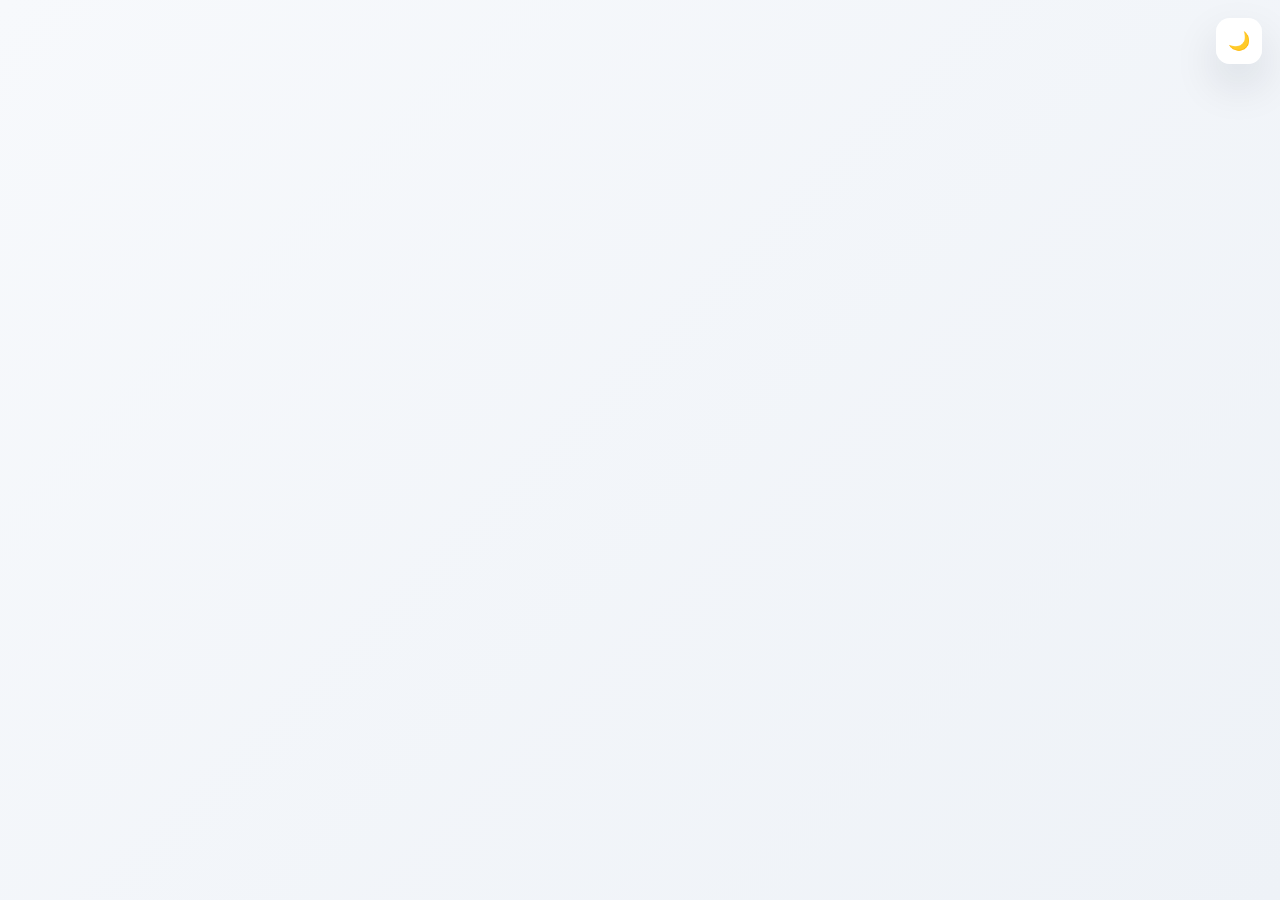
<file: get-started .html>
<!DOCTYPE html>
<html lang="en">
<head>
    <meta charset="UTF-8">
    <meta name="viewport" content="width=device-width, initial-scale=1.0">
    <title>Document</title>
    <style>
        body {
            margin: 0;
            min-height: 100vh;
            display: flex;
            align-items: center;
            justify-content: center;
            background: linear-gradient(135deg, #f7f9fc 0%, #eef2f7 100%);
            color: #111827;
            font-family: "Poppins", Arial, sans-serif;
        }

        [data-theme="dark"] body {
            background: radial-gradient(circle at top, #111827 0%, #050814 100%);
            color: #e6eef8;
        }

        #theme-toggle {
            position: fixed;
            top: 18px;
            right: 18px;
            width: 46px;
            height: 46px;
            border-radius: 14px;
            border: none;
            background: rgba(255, 255, 255, 0.98);
            color: #111827;
            box-shadow: 0 20px 45px rgba(17, 24, 39, 0.12);
            cursor: pointer;
            display: flex;
            align-items: center;
            justify-content: center;
            font-size: 18px;
            transition: transform 0.25s ease, background-color 0.25s ease, color 0.25s ease;
        }

        #theme-toggle:hover {
            transform: translateY(-3px);
            background: #f4b400;
            color: #111827;
        }
    </style>
</head>
<body>
        <button id="theme-toggle" aria-label="Toggle theme">🌙</button>
        <script>
            (function(){
                const root=document.documentElement;
                const btn=document.getElementById('theme-toggle');
                function applyTheme(theme){ if(theme==='dark'){root.setAttribute('data-theme','dark'); btn.textContent='☀️';} else {root.removeAttribute('data-theme'); btn.textContent='🌙';} }
                const saved=localStorage.getItem('theme');
                if(saved) applyTheme(saved);
                else if(window.matchMedia && window.matchMedia('(prefers-color-scheme: dark)').matches) applyTheme('dark');
                if(btn) btn.addEventListener('click', ()=>{ const isDark = root.getAttribute('data-theme') === 'dark'; const next = isDark ? 'light' : 'dark'; applyTheme(next); localStorage.setItem('theme', next); });
            })();
        </script>
</body>
</html>
</file>
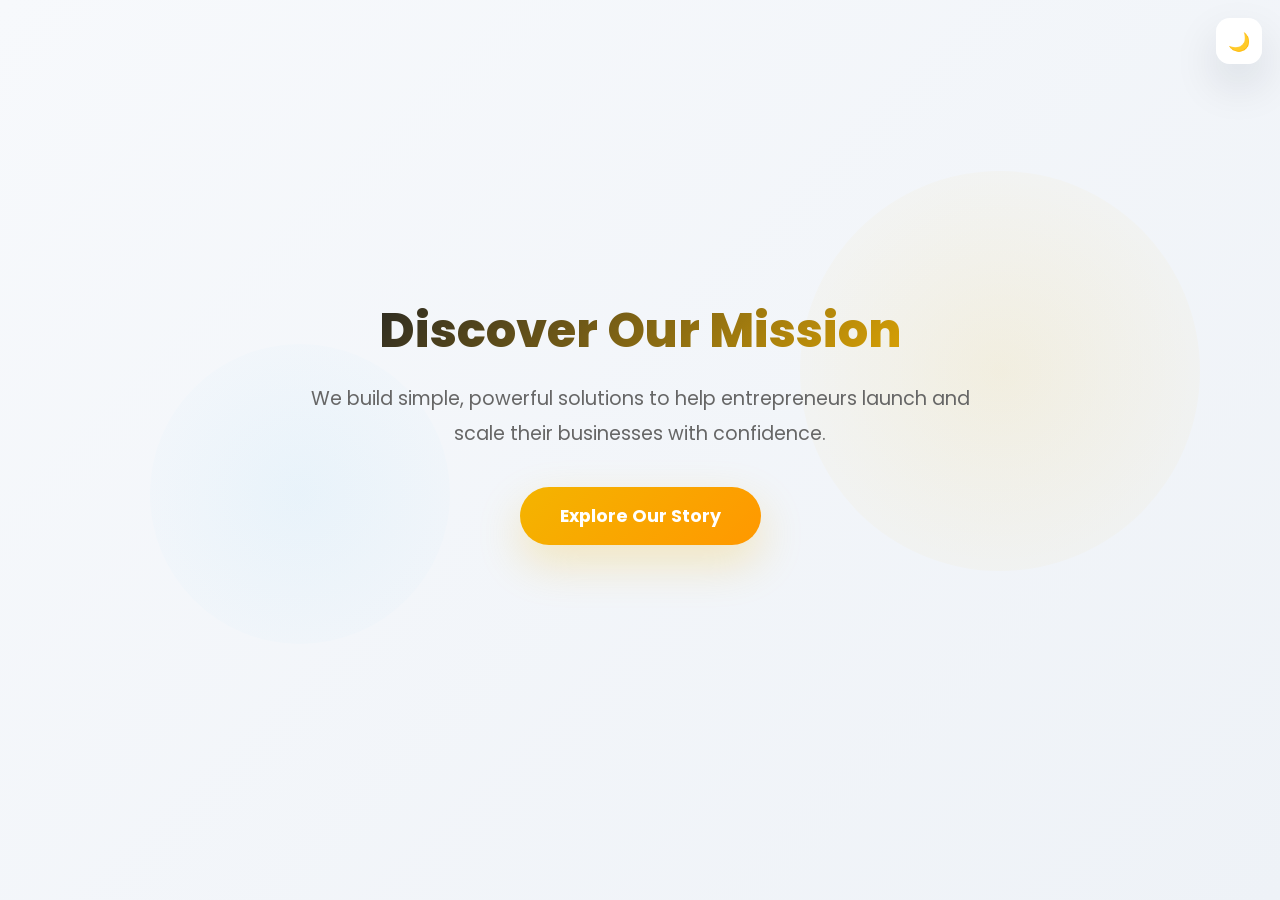
<file: learn.html>
<!DOCTYPE html>
<html lang="en">
<head>
    <meta charset="UTF-8">
    <meta name="viewport" content="width=device-width, initial-scale=1.0">
    <title>Learn More | Beezbizz</title>
    <link rel="stylesheet" href="learn.css">
    <link rel="preconnect" href="https://fonts.googleapis.com">
    <link rel="preconnect" href="https://fonts.gstatic.com" crossorigin>
    <link href="https://fonts.googleapis.com/css2?family=Poppins:wght@300;400;500;600;700;800&display=swap" rel="stylesheet">
</head>
<body>
    <button id="theme-toggle" aria-label="Toggle theme">🌙</button>

    <section class="hero">
        <h1> Discover Our Mission</h1>
        <p>We build simple, powerful solutions to help entrepreneurs launch and scale their businesses with confidence.</p>
        <button id="learnMoreBtn"> Explore Our Story</button>
    </section>

    <div id="contentSection" class="content hidden">
        <div class="card-container">
            <div class="card">
                <h3> Our Vision</h3>
                <p>To empower creators and entrepreneurs worldwide with accessible, powerful business tools and resources that level the playing field.</p>
            </div>
            <div class="card">
                <h3> What We Do</h3>
                <p>We deliver comprehensive business solutions including planning guides, marketing tools, financial management resources, and expert mentorship.</p>
            </div>
            <div class="card">
                <h3> Core Values</h3>
                <p>Simplicity, transparency, and user success guide every decision. We're committed to your growth, not just our metrics.</p>
            </div>
        </div>
    </div>

    <!-- SCROLL TO TOP BUTTON -->
    <button class="scroll-to-top" id="scrollToTop" title="Go to top">↑</button>

    <script>
        (function(){
            const root=document.documentElement;
            const btn=document.getElementById('theme-toggle');
            function applyTheme(theme){ if(theme==='dark'){root.setAttribute('data-theme','dark'); btn.textContent='☀️';} else {root.removeAttribute('data-theme'); btn.textContent='🌙';} }
            const saved=localStorage.getItem('theme');
            if(saved) applyTheme(saved);
            else if(window.matchMedia && window.matchMedia('(prefers-color-scheme: dark)').matches) applyTheme('dark');
            if(btn) btn.addEventListener('click', ()=>{ const isDark = root.getAttribute('data-theme') === 'dark'; const next = isDark ? 'light' : 'dark'; applyTheme(next); localStorage.setItem('theme', next); });
        })();
    </script>

    <script>
        // Toggle content visibility
        document.getElementById('learnMoreBtn').addEventListener('click', function() {
            const contentSection = document.getElementById('contentSection');
            contentSection.classList.toggle('hidden');
            
            if (!contentSection.classList.contains('hidden')) {
                // Scroll to content smoothly
                setTimeout(() => {
                    contentSection.scrollIntoView({ behavior: 'smooth', block: 'start' });
                }, 100);
            }
        });

        // Scroll to top functionality
        const scrollToTopBtn = document.getElementById('scrollToTop');
        
        window.addEventListener('scroll', () => {
            if (window.pageYOffset > 300) {
                scrollToTopBtn.classList.add('show');
            } else {
                scrollToTopBtn.classList.remove('show');
            }
        });

        scrollToTopBtn.addEventListener('click', () => {
            window.scrollTo({
                top: 0,
                behavior: 'smooth'
            });
        });

        // Add hover effects to cards
        document.querySelectorAll('.card').forEach(card => {
            card.addEventListener('mouseenter', function() {
                this.style.transform = 'translateY(-10px)';
            });
            card.addEventListener('mouseleave', function() {
                this.style.transform = 'translateY(0)';
            });
        });
    </script>
</body>
</html>
</file>
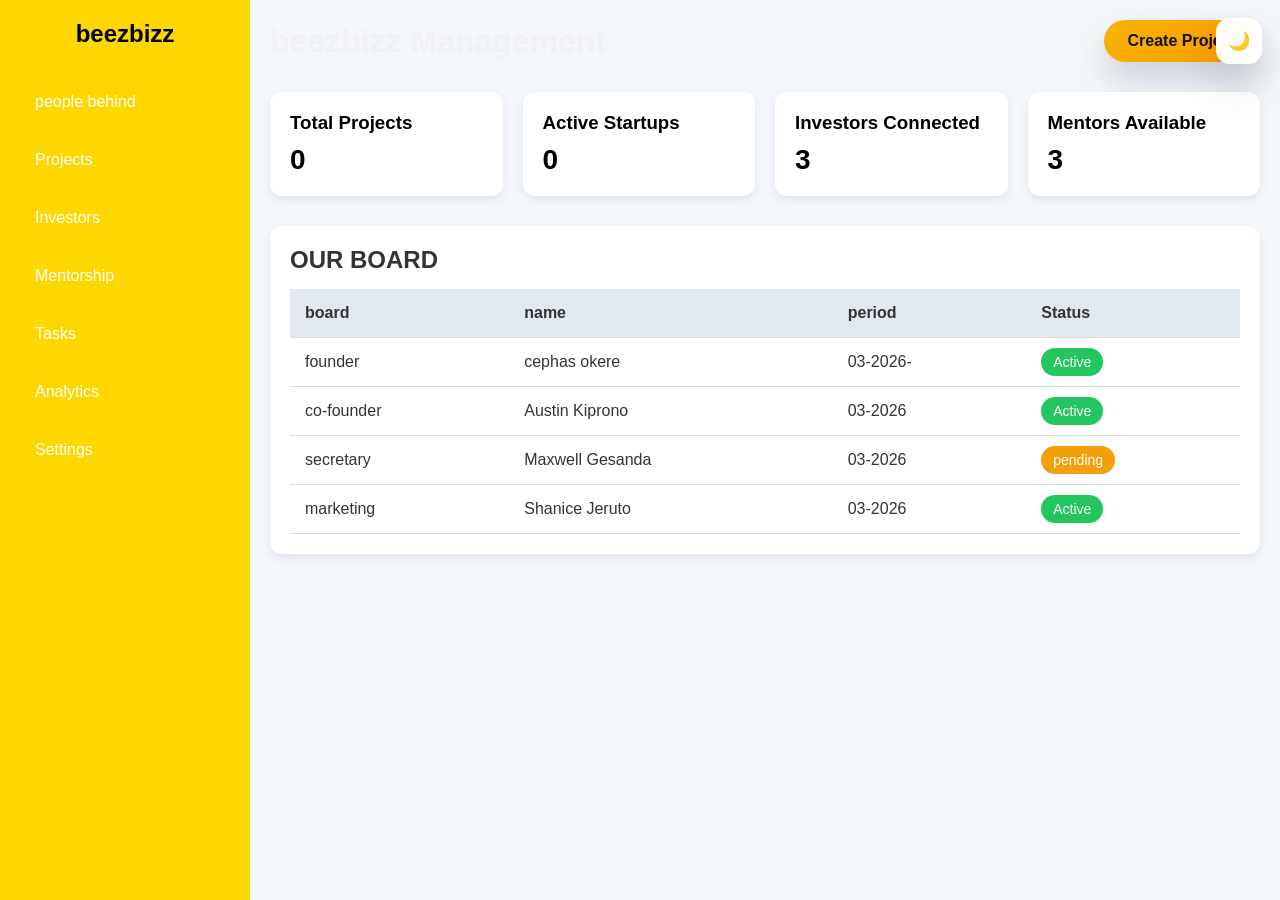
<file: man.html>
<!DOCTYPE html>
<html lang="en">
<head>
  <meta charset="UTF-8" />
  <meta name="viewport" content="width=device-width, initial-scale=1.0"/>
  <title>beezbizz management</title>

  <style>
    *{
      margin:0;
      padding:0;
      box-sizing:border-box;
      font-family:Arial, sans-serif;
    }

    body{
      display:flex;
      background:#f4f7fb;
      color:#333;
    }

    /* Sidebar */
    .sidebar{
      width:250px;
      height:100vh;
      background:gold;
      color:white;
      padding:20px;
      position:fixed;
    }

    .sidebar h2{
      margin-bottom:30px;
      text-align:center;
      color:BLACK;
    }

    .sidebar ul{
      list-style:none;
    }

    .sidebar ul li{
      padding:15px;
      margin:10px 0;
      border-radius:8px;
      cursor:pointer;
      transition:0.3s;
    }

    .sidebar ul li:hover{
      background:black;
    }

    /* Main Content */
    .main{
      margin-left:250px;
      padding:20px;
      width:100%;
    }

    .header{
      display:flex;
      justify-content:space-between;
      align-items:center;
      margin-bottom:30px;
    }

    .header h1{
      color:#f1f1f1f1;
    }

    .header button{
      padding:12px 24px;
      border:none;
      background: linear-gradient(135deg, #f4b400, #ff9800);
      color:#111;
      border-radius:999px;
      cursor:pointer;
      font-size:16px;
      font-weight:700;
      box-shadow:0 18px 35px rgba(15, 23, 42, 0.18);
      transition: transform 0.28s ease, box-shadow 0.28s ease, background-color 0.28s ease;
    }

    .header button:hover{
      transform: translateY(-2px) scale(1.01);
      box-shadow:0 22px 50px rgba(15, 23, 42, 0.22);
    }

    .header button:active{
      transform: translateY(0) scale(0.98);
    }

    #theme-toggle {
      position: fixed;
      top: 18px;
      right: 18px;
      width: 46px;
      height: 46px;
      border-radius: 14px;
      border: none;
      background: rgba(255, 255, 255, 0.98);
      color: #111827;
      box-shadow: 0 20px 45px rgba(17, 24, 39, 0.12);
      cursor: pointer;
      z-index: 999;
      display: flex;
      align-items: center;
      justify-content: center;
      font-size: 18px;
      transition: transform 0.25s ease, background-color 0.25s ease, color 0.25s ease;
    }

    #theme-toggle:hover {
      transform: translateY(-3px);
      background: #f4b400;
      color: #111827;
    }

    [data-theme="dark"] body {
      background: radial-gradient(circle at top, #111827 0%, #050814 100%);
      color: #e6eef8;
    }
    [data-theme="dark"] .sidebar,
    [data-theme="dark"] .card,
    [data-theme="dark"] .table-section,
    [data-theme="dark"] .main {
      background: rgba(10, 18, 35, 0.95);
      border-color: rgba(148, 163, 184, 0.18);
      box-shadow: 0 25px 80px rgba(0, 0, 0, 0.38);
    }
    [data-theme="dark"] .header button {
      background: linear-gradient(135deg, #7c3aed, #6d28d9);
      color: #e6eef8;
    }
    [data-theme="dark"] button {
      color: #e6eef8;
    }

    /* Cards */
    .cards{
      display:grid;
      grid-template-columns:repeat(auto-fit, minmax(220px, 1fr));
      gap:20px;
      margin-bottom:30px;
    }

    .card{
      background:white;
      padding:20px;
      border-radius:12px;
      box-shadow:0 4px 10px rgba(0,0,0,0.08);
    }

    .card h3{
      margin-bottom:10px;
      color:black;
    }

    .card p{
      font-size:28px;
      color:black;
      font-weight:bold;
    }

    /* Table */
    .table-section{
      background:white;
      padding:20px;
      border-radius:12px;
      box-shadow:0 4px 10px rgba(0,0,0,0.08);
    }

    table{
      width:100%;
      border-collapse:collapse;
      margin-top:15px;
    }

    table th,
    table td{
      padding:15px;
      text-align:left;
      border-bottom:1px solid #ddd;
    }

    table th{
      background:#e2e8f0;
    }

    .status{
      padding:6px 12px;
      border-radius:20px;
      color:white;
      font-size:14px;
    }

    .active{
      background:#22c55e;
    }

    .pending{
      background:#f59e0b;
    }

    .completed{
      background:#3b855c;
    }

    /* Responsive */
    @media(max-width:768px){
      .sidebar{
        width:200px;
      }

      .main{
        margin-left:200px;
      }
    }
  </style>
</head>

<body>

  <button id="theme-toggle" aria-label="Toggle theme">🌙</button>
  <!-- Sidebar -->
  <div class="sidebar">
    <h2>beezbizz</h2>

    <ul>
      <li>people behind</li>
      <li>Projects</li>
      <li>Investors</li>
      <li>Mentorship</li>
      <li>Tasks</li>
      <li>Analytics</li>
      <li>Settings</li>
    </ul>
  </div>

  <!-- Main Content -->
  <div class="main">

    <!-- Header -->
    <div class="header">
      <h1>beezbizz Management </h1>
      <button>Create Project</button>
    </div>

    <!-- Stats Cards -->
    <div class="cards">

      <div class="card">
        <h3>Total Projects</h3>
        <p>0</p>
      </div>

      <div class="card">
        <h3>Active Startups</h3>
        <p>0</p>
      </div>

      <div class="card">
        <h3>Investors Connected</h3>
        <p>3</p>
      </div>

      <div class="card">
        <h3>Mentors Available</h3>
        <p>3</p>
      </div>

    </div>

    <!-- Projects Table -->
    <div class="table-section">
      <h2>OUR BOARD</h2>

      <table>
        <thead>
          <tr>
            <th>board</th>
            <th>name</th>
            <th>period</th>
            <th>Status</th>
          </tr>
        </thead>

        <tbody>

          <tr>
            <td>founder</td>
            <td>cephas okere</td>
            <td>03-2026-</td>
            <td><span class="status active">Active</span></td>
          </tr>

          <tr>
            <td>co-founder</td>
            <td>Austin Kiprono</td>
            <td>03-2026</td>
            <td><span class="status active">Active</span></td>
          </tr>

          <tr>
            <td>secretary</td>
            <td>Maxwell Gesanda</td>
            <td>03-2026</td>
            <td><span class="status pending">pending</span></td>
          </tr>

          <tr>
            <td>marketing</td>
            <td>Shanice Jeruto</td>
            <td>03-2026</td>
            <td><span class="status active">Active</span></td>
          </tr>

        </tbody>
      </table>
    </div>

  </div>

  <script>
    (function(){
      const root=document.documentElement;
      const btn=document.getElementById('theme-toggle');
      function applyTheme(theme){ if(theme==='dark'){root.setAttribute('data-theme','dark'); btn.textContent='☀️';} else {root.removeAttribute('data-theme'); btn.textContent='🌙';} }
      const saved=localStorage.getItem('theme');
      if(saved) applyTheme(saved);
      else if(window.matchMedia && window.matchMedia('(prefers-color-scheme: dark)').matches) applyTheme('dark');
      if(btn) btn.addEventListener('click', ()=>{ const isDark = root.getAttribute('data-theme') === 'dark'; const next = isDark ? 'light' : 'dark'; applyTheme(next); localStorage.setItem('theme', next); });
    })();
  </script>
</body>
</html>
</file>
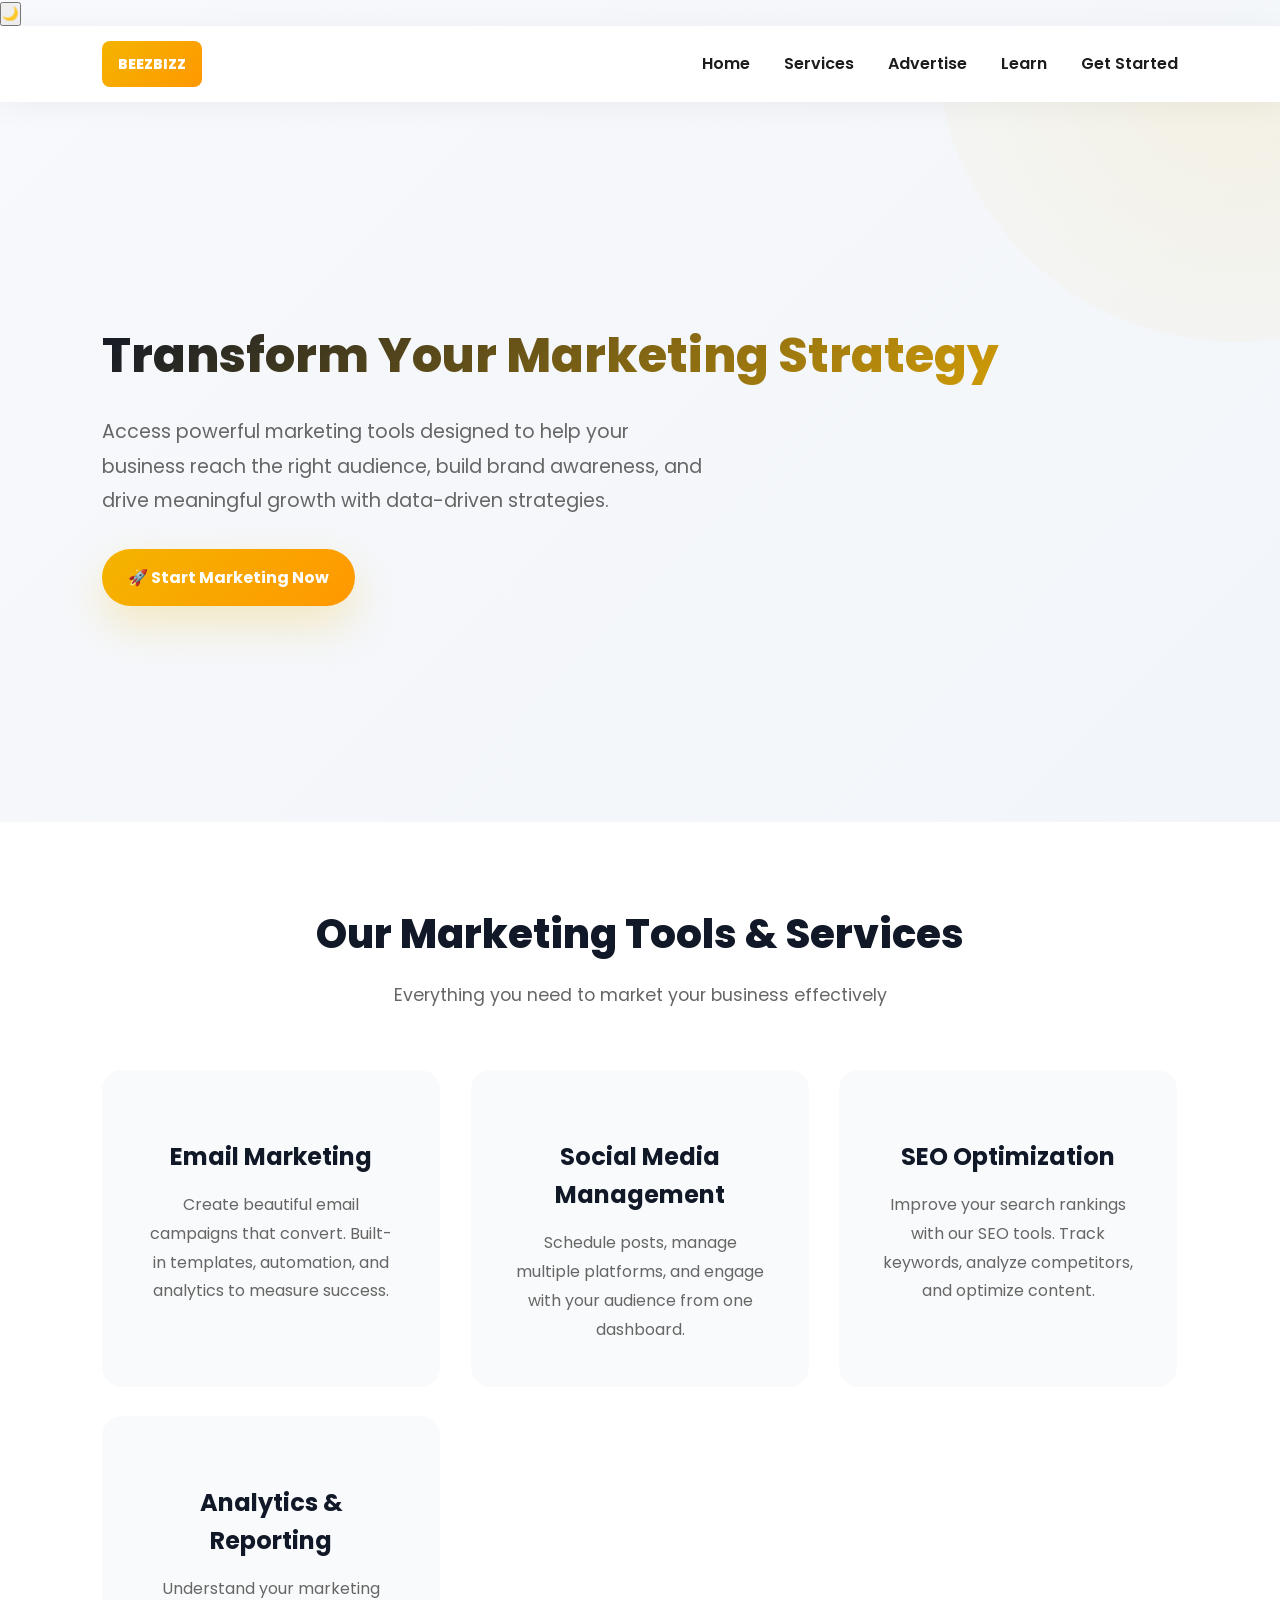
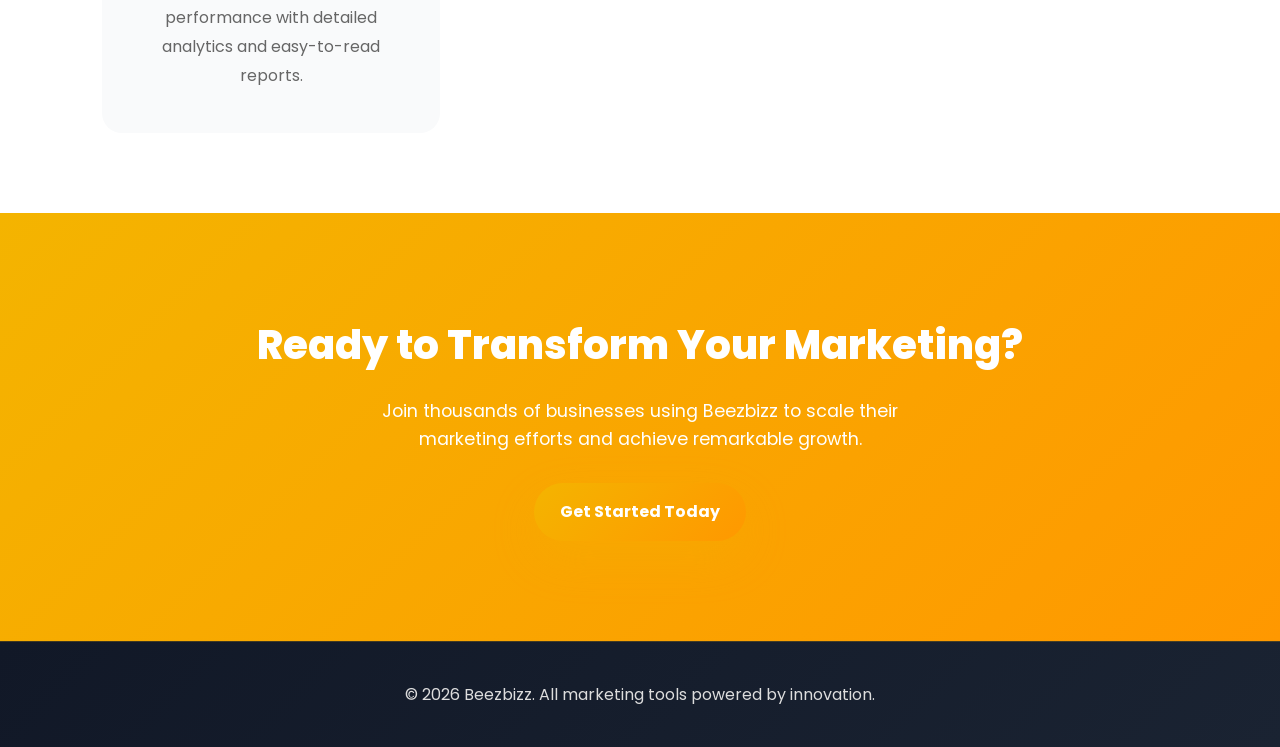
<file: marketing.html>
<!DOCTYPE html>
<html lang="en">

<head>
    <meta charset="UTF-8" />
    <meta name="viewport" content="width=device-width, initial-scale=1.0" />
    <title>Marketing Tools | Beezbizz</title>
    <link rel="preconnect" href="https://fonts.googleapis.com">
    <link rel="preconnect" href="https://fonts.gstatic.com" crossorigin>
    <link href="https://fonts.googleapis.com/css2?family=Poppins:wght@300;400;500;600;700;800&display=swap"
        rel="stylesheet">
    <style>
        * {
            margin: 0;
            padding: 0;
            box-sizing: border-box;
            font-family: "Poppins", sans-serif;
        }

        html {
            scroll-behavior: smooth;
        }

        body {
            background: linear-gradient(135deg, #f7f9fc 0%, #eef2f7 100%);
            color: #222;
            line-height: 1.6;
            overflow-x: hidden;
        }

        header {
            background: rgba(255, 255, 255, 0.95);
            backdrop-filter: blur(10px);
            padding: 15px 8%;
            display: flex;
            justify-content: space-between;
            align-items: center;
            box-shadow: 0 4px 30px rgba(0, 0, 0, 0.05);
            position: sticky;
            top: 0;
            z-index: 100;
            animation: slideInDown 0.6s ease;
        }

        .logo {
            font-size: 14px;
            font-weight: 800;
            color: white;
            padding: 12px 16px;
            background: linear-gradient(135deg, #f4b400, #ff9800);
            border-radius: 8px;
            transition: all 0.3s ease;
        }

        .logo:hover {
            transform: scale(1.05);
            box-shadow: 0 8px 20px rgba(244, 180, 0, 0.3);
        }

        nav a {
            margin-left: 30px;
            text-decoration: none;
            color: #1c1c1c;
            font-weight: 600;
            transition: all 0.3s ease;
            position: relative;
        }

        nav a::after {
            content: '';
            position: absolute;
            bottom: -5px;
            left: 0;
            width: 0;
            height: 3px;
            background: #f4b400;
            transition: width 0.3s ease;
        }

        nav a:hover {
            color: #f4b400;
        }

        nav a:hover::after {
            width: 100%;
        }

        .container {
            max-width: 1200px;
            margin: 0 auto;
            padding: 0 20px;
        }

        @keyframes slideInDown {
            from {
                opacity: 0;
                transform: translateY(-20px);
            }

            to {
                opacity: 1;
                transform: translateY(0);
            }
        }

        @keyframes slideInUp {
            from {
                opacity: 0;
                transform: translateY(20px);
            }

            to {
                opacity: 1;
                transform: translateY(0);
            }
        }

        @keyframes fadeInScale {
            from {
                opacity: 0;
                transform: scale(0.95);
            }

            to {
                opacity: 1;
                transform: scale(1);
            }
        }

        @keyframes float {

            0%,
            100% {
                transform: translateY(0px);
            }

            50% {
                transform: translateY(-15px);
            }
        }

        .scroll-to-top {
            position: fixed;
            bottom: 30px;
            right: 30px;
            width: 50px;
            height: 50px;
            background: linear-gradient(135deg, #f4b400, #ff9800);
            color: white;
            border: none;
            border-radius: 50%;
            cursor: pointer;
            font-size: 20px;
            display: none;
            align-items: center;
            justify-content: center;
            z-index: 99;
            box-shadow: 0 8px 25px rgba(244, 180, 0, 0.3);
            transition: all 0.3s cubic-bezier(0.34, 1.56, 0.64, 1);
        }

        .scroll-to-top:hover {
            transform: translateY(-3px);
            box-shadow: 0 12px 35px rgba(244, 180, 0, 0.4);
        }

        .scroll-to-top.show {
            display: flex;
            animation: slideInUp 0.5s ease forwards;
        }

        .hero {
            padding: 100px 8%;
            display: flex;
            align-items: center;
            justify-content: space-between;
            min-height: 80vh;
            position: relative;
            overflow: hidden;
            animation: slideInDown 0.8s ease;
        }

        .hero::before {
            content: '';
            position: absolute;
            top: -50%;
            right: -20%;
            width: 600px;
            height: 600px;
            background: radial-gradient(circle, rgba(244, 180, 0, 0.1), transparent);
            border-radius: 50%;
            animation: float 6s ease-in-out infinite;
            z-index: 0;
        }

        .hero-content {
            flex: 1;
            z-index: 1;
            animation: slideInUp 0.8s ease 0.1s both;
        }

        .hero h1 {
            font-size: 3rem;
            font-weight: 800;
            margin-bottom: 20px;
            color: #111827;
            background: linear-gradient(135deg, #111827, #f4b400);
            -webkit-background-clip: text;
            -webkit-text-fill-color: transparent;
            background-clip: text;
        }

        .hero p {
            font-size: 1.2rem;
            color: #666;
            line-height: 1.8;
            margin-bottom: 30px;
            max-width: 600px;
        }

        .btn {
            display: inline-flex;
            align-items: center;
            justify-content: center;
            min-width: 160px;
            padding: 1rem 1.6rem;
            border-radius: 999px;
            text-decoration: none;
            font-weight: 700;
            transition: transform 0.28s ease, box-shadow 0.28s ease, background-color 0.28s ease, color 0.28s ease;
            border: none;
            cursor: pointer;
            font-size: 16px;
            position: relative;
            overflow: hidden;
            box-shadow: 0 18px 45px rgba(15, 23, 42, 0.12);
        }

        .btn::before {
            content: '';
            position: absolute;
            top: 50%;
            left: 50%;
            width: 0;
            height: 0;
            background: rgba(255, 255, 255, 0.18);
            border-radius: 50%;
            transform: translate(-50%, -50%);
            transition: width 0.55s ease, height 0.55s ease, opacity 0.3s ease;
            opacity: 0;
        }

        .btn:hover::before {
            width: 320px;
            height: 320px;
            opacity: 1;
        }

        .btn:hover {
            transform: translateY(-2px) scale(1.01);
        }

        .btn:active {
            transform: translateY(0) scale(0.98);
        }

        .btn:focus-visible {
            outline: 2px solid rgba(124, 58, 237, 0.6);
            outline-offset: 4px;
        }

        .btn-primary {
            background: linear-gradient(135deg, #f4b400, #ff9800);
            color: white;
            box-shadow: 0 18px 45px rgba(244, 180, 0, 0.24);
        }

        .btn-primary:hover {
            box-shadow: 0 22px 56px rgba(244, 180, 0, 0.32);
        }

        .btn-secondary {
            border: 2px solid rgba(17, 24, 39, 0.16);
            color: #111827;
            background: rgba(255, 255, 255, 0.92);
            box-shadow: 0 16px 32px rgba(15, 23, 42, 0.08);
        }

        .btn-secondary:hover {
            background: #111827;
            color: white;
            transform: translateY(-3px);
            box-shadow: 0 22px 50px rgba(17, 24, 39, 0.18);
        }

        .features {
            padding: 80px 8%;
            background: white;
            text-align: center;
        }

        .section-title {
            font-size: 2.5rem;
            font-weight: 800;
            margin-bottom: 15px;
            color: #111827;
            animation: slideInUp 0.6s ease both;
        }

        .section-subtitle {
            color: #666;
            margin-bottom: 60px;
            font-size: 1.1rem;
            animation: slideInUp 0.6s ease 0.1s both;
        }

        .feature-grid {
            display: grid;
            grid-template-columns: repeat(auto-fit, minmax(300px, 1fr));
            gap: 30px;
        }

        .feature-card {
            background: #f9fafb;
            padding: 40px;
            border-radius: 20px;
            transition: all 0.4s cubic-bezier(0.34, 1.56, 0.64, 1);
            border: 2px solid transparent;
            animation: fadeInScale 0.6s ease both;
            cursor: pointer;
        }

        .feature-card:nth-child(1) {
            animation-delay: 0.1s;
        }

        .feature-card:nth-child(2) {
            animation-delay: 0.2s;
        }

        .feature-card:nth-child(3) {
            animation-delay: 0.3s;
        }

        .feature-card:nth-child(4) {
            animation-delay: 0.4s;
        }

        .feature-card:hover {
            transform: translateY(-10px);
            border-color: #f4b400;
            box-shadow: 0 20px 50px rgba(244, 180, 0, 0.15);
        }

        .feature-icon {
            font-size: 50px;
            margin-bottom: 15px;
            display: inline-block;
            transition: transform 0.3s ease;
        }

        .feature-card:hover .feature-icon {
            transform: scale(1.2) rotate(10deg);
        }

        .feature-card h3 {
            font-size: 1.5rem;
            font-weight: 700;
            margin-bottom: 15px;
            color: #111827;
        }

        .feature-card p {
            color: #666;
            line-height: 1.8;
        }

        .cta {
            padding: 100px 8%;
            background: linear-gradient(135deg, #f4b400, #ff9800);
            color: white;
            text-align: center;
            position: relative;
            overflow: hidden;
        }

        .cta h2 {
            font-size: 2.5rem;
            font-weight: 800;
            margin-bottom: 20px;
            position: relative;
            z-index: 1;
        }

        .cta p {
            font-size: 1.1rem;
            margin-bottom: 30px;
            max-width: 600px;
            margin-left: auto;
            margin-right: auto;
            position: relative;
            z-index: 1;
        }

        .cta .btn {
            position: relative;
            z-index: 1;
        }

        footer {
            background: linear-gradient(135deg, #111827, #1a2332);
            color: #ddd;
            padding: 40px 8%;
            text-align: center;
            border-top: 1px solid rgba(244, 180, 0, 0.2);
        }

        @media (max-width: 768px) {
            .hero {
                flex-direction: column;
                padding: 60px 8%;
                min-height: auto;
            }

            .hero h1 {
                font-size: 2rem;
            }

            .section-title {
                font-size: 2rem;
            }

            .scroll-to-top {
                bottom: 20px;
                right: 20px;
                width: 45px;
                height: 45px;
                font-size: 18px;
            }

            #theme-toggle {
                position: fixed;
                top: 18px;
                right: 18px;
                width: 46px;
                height: 46px;
                border-radius: 14px;
                border: none;
                background: rgba(255, 255, 255, 0.98);
                color: #111827;
                box-shadow: 0 20px 45px rgba(17, 24, 39, 0.12);
                cursor: pointer;
                z-index: 999;
                display: flex;
                align-items: center;
                justify-content: center;
                font-size: 18px;
                transition: transform 0.25s ease, background-color 0.25s ease, color 0.25s ease;
            }

            #theme-toggle:hover {
                transform: translateY(-3px);
                background: #f4b400;
                color: #111827;
            }

            [data-theme="dark"] body {
                background: radial-gradient(circle at top, #111827 0%, #050814 100%);
                color: #e6eef8;
            }
            [data-theme="dark"] .panel-card,
            [data-theme="dark"] .card,
            [data-theme="dark"] .section-card,
            [data-theme="dark"] .feature-card,
            [data-theme="dark"] .hero-panel,
            [data-theme="dark"] .page-shell {
                background: rgba(10, 18, 35, 0.92);
                border-color: rgba(148, 163, 184, 0.18);
                box-shadow: 0 25px 80px rgba(0, 0, 0, 0.38);
            }
            [data-theme="dark"] .btn-primary {
                background: linear-gradient(135deg, #7c3aed, #6d28d9);
                box-shadow: 0 18px 45px rgba(124, 58, 237, 0.35);
            }
            [data-theme="dark"] .btn-secondary {
                background: rgba(255, 255, 255, 0.08);
                color: #e6eef8;
                border-color: rgba(148, 163, 184, 0.28);
                box-shadow: 0 16px 35px rgba(15, 23, 42, 0.32);
            }
            [data-theme="dark"] .btn-secondary:hover {
                background: rgba(124, 58, 237, 0.95);
                color: white;
            }
            [data-theme="dark"] .btn-outline {
                background: rgba(255, 255, 255, 0.05);
                color: #e6eef8;
                border-color: rgba(148, 163, 184, 0.28);
            }
            [data-theme="dark"] input,
            [data-theme="dark"] select,
            [data-theme="dark"] textarea {
                background: rgba(10, 18, 35, 0.9);
                border-color: rgba(148, 163, 184, 0.22);
                color: #e6eef8;
            }
        }
    </style>
</head>

<body>
    <button id="theme-toggle" aria-label="Toggle theme">🌙</button>

    <!-- HEADER -->
    <header>
        <div class="logo">BEEZBIZZ </div>
        <nav>
            <a href="home.html">Home</a>
            <a href="services.html">Services</a>
            <a href="advertise.html">Advertise</a>
            <a href="learn.html">Learn</a>
            <a href="started.html">Get Started</a>
        </nav>
    </header>

    <!-- HERO SECTION -->
    <section class="hero">
        <div class="hero-content">
            <h1> Transform Your Marketing Strategy</h1>
            <p>
                Access powerful marketing tools designed to help your business reach the right audience,
                build brand awareness, and drive meaningful growth with data-driven strategies.
            </p>
            <a href="started.html" class="btn btn-primary">🚀 Start Marketing Now</a>
        </div>
    </section>

    <!-- FEATURES -->
    <section class="features">
        <h2 class="section-title">Our Marketing Tools & Services</h2>
        <p class="section-subtitle">Everything you need to market your business effectively</p>

        <div class="feature-grid">

            <div class="feature-card">
                <div class="feature-icon"></div>
                <h3>Email Marketing</h3>
                <p>Create beautiful email campaigns that convert. Built-in templates, automation, and analytics to
                    measure success.</p>
            </div>

            <div class="feature-card">
                <div class="feature-icon"></div>
                <h3>Social Media Management</h3>
                <p>Schedule posts, manage multiple platforms, and engage with your audience from one dashboard.</p>
            </div>

            <div class="feature-card">
                <div class="feature-icon"></div>
                <h3>SEO Optimization</h3>
                <p>Improve your search rankings with our SEO tools. Track keywords, analyze competitors, and optimize
                    content.</p>
            </div>

            <div class="feature-card">
                <div class="feature-icon"></div>
                <h3>Analytics & Reporting</h3>
                <p>Understand your marketing performance with detailed analytics and easy-to-read reports.</p>
            </div>

        </div>
    </section>

    <!-- CTA SECTION -->
    <section class="cta">
        <h2>Ready to Transform Your Marketing?</h2>
        <p>
            Join thousands of businesses using Beezbizz to scale their marketing efforts
            and achieve remarkable growth.
        </p>
        <a href="started.html" class="btn btn-primary"> Get Started Today</a>
    </section>

    <!-- FOOTER -->
    <footer>
        <p>© 2026 Beezbizz. All marketing tools powered by innovation.</p>
    </footer>

    <!-- SCROLL TO TOP BUTTON -->
    <button class="scroll-to-top" id="scrollToTop" title="Go to top">↑</button>

    <script>
        (function(){
            const root=document.documentElement;
            const btn=document.getElementById('theme-toggle');
            function applyTheme(theme){ if(theme==='dark'){root.setAttribute('data-theme','dark'); btn.textContent='☀️';} else {root.removeAttribute('data-theme'); btn.textContent='🌙';} }
            const saved=localStorage.getItem('theme');
            if(saved) applyTheme(saved);
            else if(window.matchMedia && window.matchMedia('(prefers-color-scheme: dark)').matches) applyTheme('dark');
            if(btn) btn.addEventListener('click', ()=>{ const isDark = root.getAttribute('data-theme') === 'dark'; const next = isDark ? 'light' : 'dark'; applyTheme(next); localStorage.setItem('theme', next); });
        })();
    </script>

    <script>
        // Scroll to top functionality
        const scrollToTopBtn = document.getElementById('scrollToTop');

        window.addEventListener('scroll', () => {
            if (window.pageYOffset > 300) {
                scrollToTopBtn.classList.add('show');
            } else {
                scrollToTopBtn.classList.remove('show');
            }
        });

        scrollToTopBtn.addEventListener('click', () => {
            window.scrollTo({
                top: 0,
                behavior: 'smooth'
            });
        });

        // Feature card hover effects
        document.querySelectorAll('.feature-card').forEach(card => {
            card.addEventListener('mouseenter', function () {
                this.style.transform = 'translateY(-10px)';
            });
            card.addEventListener('mouseleave', function () {
                this.style.transform = 'translateY(0)';
            });
        });

        // Button animations
        document.querySelectorAll('.btn').forEach(btn => {
            btn.addEventListener('mouseenter', function () {
                this.style.transform = 'translateY(-4px)';
            });
            btn.addEventListener('mouseleave', function () {
                this.style.transform = 'translateY(0)';
            });
        });
    </script>

</body>

</html>
</file>
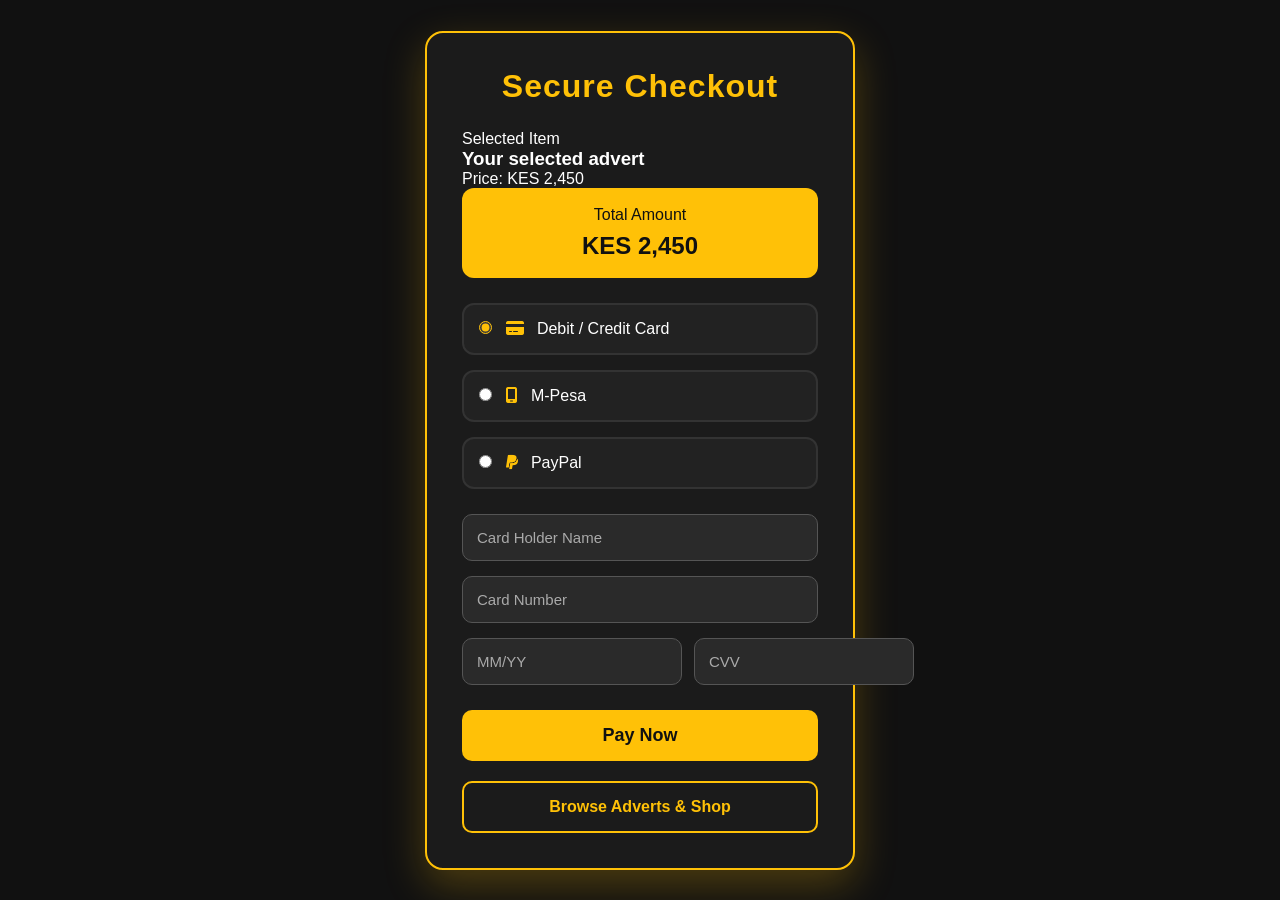
<file: payment.html>
<!DOCTYPE html>
<html lang="en">
<head>
<meta charset="UTF-8">
<meta name="viewport" content="width=device-width, initial-scale=1.0">
<title>Checkout Payment</title>

<link rel="stylesheet" href="payment.css">
<link rel="stylesheet"
href="https://cdnjs.cloudflare.com/ajax/libs/font-awesome/6.6.0/css/all.min.css">

</head>
<body>

<div class="checkout">

<h1>Secure Checkout</h1>

<div class="item-summary">
  <p>Selected Item</p>
  <h3 id="selectedItem">Your selected advert</h3>
  <p id="selectedPrice">Price: KES 0</p>
</div>

<div class="total">
Total Amount
<h2 id="totalAmount">KES 2,450</h2>
</div>

<div class="payment-options">

<label class="option">
<input type="radio" name="payment" value="card" checked>
<i class="fa-solid fa-credit-card"></i>
Debit / Credit Card
</label>

<label class="option">
<input type="radio" name="payment" value="mpesa">
<i class="fa-solid fa-mobile-screen"></i>
M-Pesa
</label>

<label class="option">
<input type="radio" name="payment" value="paypal">
<i class="fa-brands fa-paypal"></i>
PayPal
</label>

</div>

<!-- Card Form -->

<div id="cardForm" class="payment-form">

<input type="text" placeholder="Card Holder Name">

<input type="text" maxlength="19"
placeholder="Card Number">

<div class="row">

<input type="text" placeholder="MM/YY">

<input type="password" maxlength="4"
placeholder="CVV">

</div>

</div>

<!-- Mpesa -->

<div id="mpesaForm" class="payment-form hidden">

<input type="text"
placeholder="07XXXXXXXX">

<button class="pay-btn">
Request STK Push
</button>

</div>

<!-- PayPal -->

<div id="paypalForm"
class="payment-form hidden">

<p>You will be redirected to PayPal.</p>

<button class="paypal-btn">
Continue with PayPal
</button>

</div>

<button id="payNow" class="main-btn">
Pay Now
</button>
<div class="post-payment-actions">
<a href="advertise.html" class="browse-btn">Browse Adverts & Shop</a>
</div>
</div>

<script src="payment.js"></script>

</body>
</html>
</file>
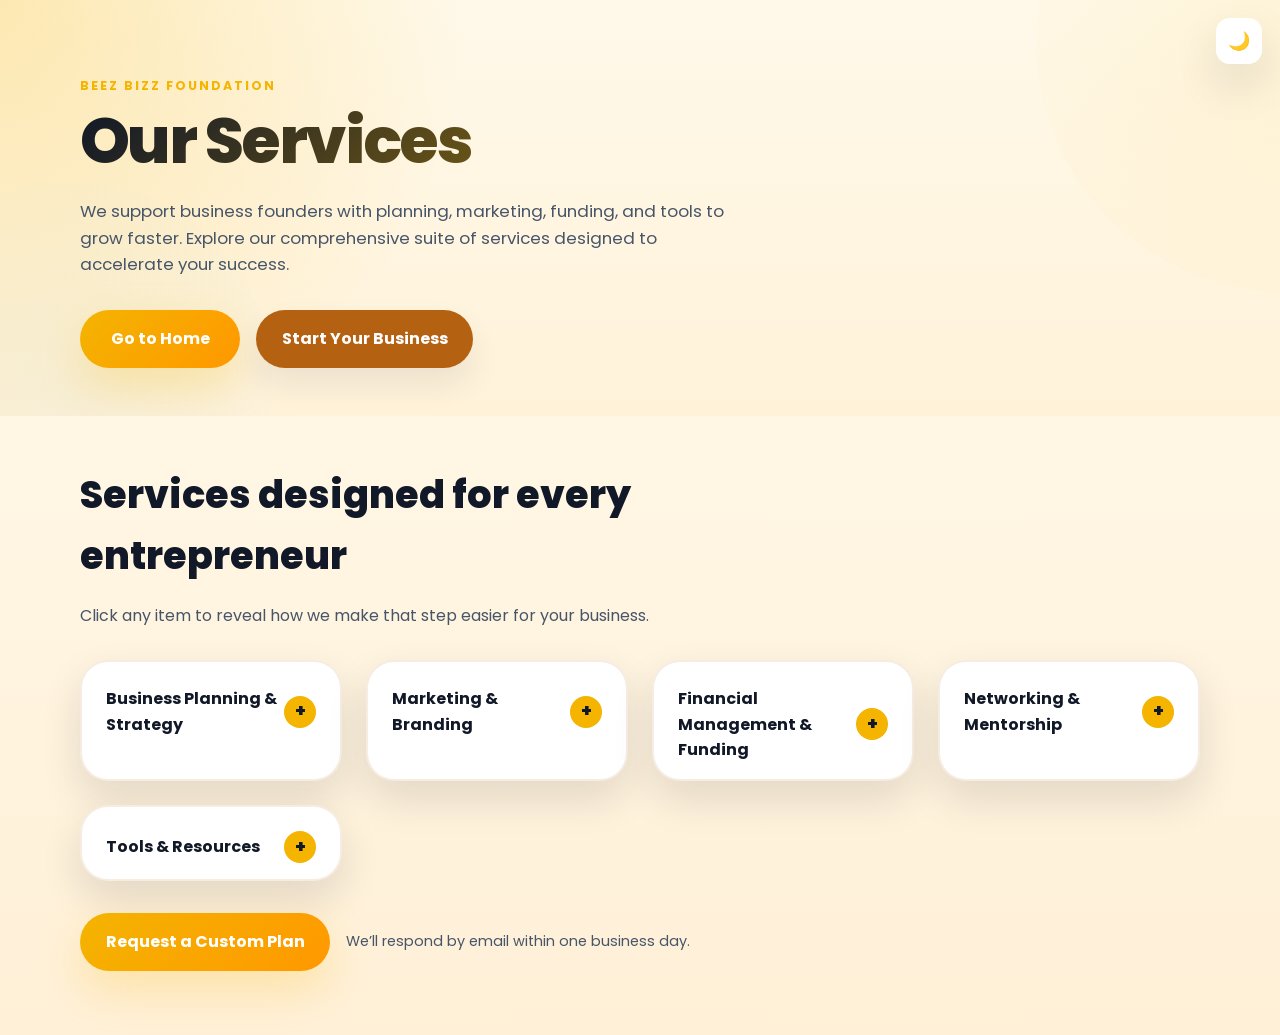
<file: services.html>
<!DOCTYPE html>
<html lang="en">
<head>
  <meta charset="UTF-8" />
  <meta name="viewport" content="width=device-width, initial-scale=1.0" />
  <title>BEEZ BIZZ FOUNDATION | Services</title>
  <link rel="stylesheet" href="services.css" />
  <link rel="preconnect" href="https://fonts.googleapis.com">
  <link rel="preconnect" href="https://fonts.gstatic.com" crossorigin>
  <link href="https://fonts.googleapis.com/css2?family=Poppins:wght@300;400;500;600;700;800&display=swap" rel="stylesheet">
</head>
<body>
  <button id="theme-toggle" aria-label="Toggle theme">🌙</button>
  <header class="services-hero">
    <div class="container services-hero-content">
      <div>
        <p class="eyebrow">BEEZ BIZZ FOUNDATION</p>
        <h1>Our Services</h1>
        <p class="services-hero-copy">
          We support business founders with planning, marketing, funding, and tools to grow faster. 
          Explore our comprehensive suite of services designed to accelerate your success.
        </p>
        <div class="hero-actions">
          <a class="btn btn-primary" href="home.html"> Go to Home</a>
          <a class="btn btn-secondary" href="started.html"> Start Your Business</a>
        </div>
      </div>
    </div>
  </header>

  <main>
    <section class="services-section">
      <div class="container">
        <div class="section-header">
          <h2>Services designed for every entrepreneur</h2>
          <p>Click any item to reveal how we make that step easier for your business.</p>
        </div>

        <ul class="services-grid">
          <li class="service-card">
            <button type="button" class="service-toggle" aria-expanded="false">
               Business Planning & Strategy
              <span class="toggle-icon">+</span>
            </button>
            <div class="service-detail">
              <p>Get a simple, step-by-step plan that matches your industry, budget, and growth goals. Our experts will guide you through every stage.</p>
            </div>
          </li>

          <li class="service-card">
            <button type="button" class="service-toggle" aria-expanded="false">
               Marketing & Branding
              <span class="toggle-icon">+</span>
            </button>
            <div class="service-detail">
              <p>Build a strong brand, create polished marketing assets, and attract customers with confidence. We provide templates and proven strategies.</p>
            </div>
          </li>

          <li class="service-card">
            <button type="button" class="service-toggle" aria-expanded="false">
               Financial Management & Funding
              <span class="toggle-icon">+</span>
            </button>
            <div class="service-detail">
              <p>Track cash flow, set budgets, and connect with funding options that work for your business stage. Manage finances like a pro.</p>
            </div>
          </li>

          <li class="service-card">
            <button type="button" class="service-toggle" aria-expanded="false">
               Networking & Mentorship
              <span class="toggle-icon">+</span>
            </button>
            <div class="service-detail">
              <p>Join workshops, mentorship sessions, and community events to grow your support network. Connect with fellow entrepreneurs and experts.</p>
            </div>
          </li>

          <li class="service-card">
            <button type="button" class="service-toggle" aria-expanded="false">
               Tools & Resources
              <span class="toggle-icon">+</span>
            </button>
            <div class="service-detail">
              <p>Use curated templates, guides, and tools so you can launch and scale without guesswork. Everything you need in one place.</p>
            </div>
          </li>
        </ul>

        <div class="service-footer">
          <button id="contact-team" class="btn btn-primary"> Request a Custom Plan</button>
          <p class="service-note">We’ll respond by email within one business day.</p>
        </div>
      </div>
    </section>
  </main>

  <!-- SCROLL TO TOP BUTTON -->
  <button class="scroll-to-top" id="scrollToTop" title="Go to top">↑</button>

  <script>
    (function(){
      const root=document.documentElement;
      const btn=document.getElementById('theme-toggle');
      function applyTheme(theme){ if(theme==='dark'){root.setAttribute('data-theme','dark'); btn.textContent='☀️';} else {root.removeAttribute('data-theme'); btn.textContent='🌙';} }
      const saved=localStorage.getItem('theme');
      if(saved) applyTheme(saved);
      else if(window.matchMedia && window.matchMedia('(prefers-color-scheme: dark)').matches) applyTheme('dark');
      if(btn) btn.addEventListener('click', ()=>{ const isDark = root.getAttribute('data-theme') === 'dark'; const next = isDark ? 'light' : 'dark'; applyTheme(next); localStorage.setItem('theme', next); });
    })();
  </script>

  <script>
    // Service card toggle functionality
    document.querySelectorAll('.service-toggle').forEach(toggle => {
      toggle.addEventListener('click', function() {
        const card = this.closest('.service-card');
        const isOpen = card.classList.contains('is-open');
        
        // Close all other cards
        document.querySelectorAll('.service-card.is-open').forEach(openCard => {
          if (openCard !== card) {
            openCard.classList.remove('is-open');
            openCard.querySelector('.service-toggle').setAttribute('aria-expanded', 'false');
          }
        });
        
        // Toggle current card
        card.classList.toggle('is-open');
        this.setAttribute('aria-expanded', !isOpen);
      });
    });

    // Scroll to top functionality
    const scrollToTopBtn = document.getElementById('scrollToTop');
    
    window.addEventListener('scroll', () => {
      if (window.pageYOffset > 300) {
        scrollToTopBtn.classList.add('show');
      } else {
        scrollToTopBtn.classList.remove('show');
      }
    });

    scrollToTopBtn.addEventListener('click', () => {
      window.scrollTo({
        top: 0,
        behavior: 'smooth'
      });
    });

    // Contact button functionality
    document.getElementById('contact-team').addEventListener('click', function() {
      alert('Thank you for your interest! We will send you a custom plan via email shortly.');
      this.textContent = '✓ Plan Request Sent!';
      this.classList.add('button-sent');
      setTimeout(() => {
        this.textContent = ' Request a Custom Plan';
        this.classList.remove('button-sent');
      }, 3000);
    });

    // Add animation on scroll for service cards
    const observerOptions = {
      threshold: 0.1,
      rootMargin: '0px 0px -100px 0px'
    };

    const observer = new IntersectionObserver((entries) => {
      entries.forEach(entry => {
        if (entry.isIntersecting) {
          entry.target.style.animation = 'fadeInScale 0.6s ease forwards';
          observer.unobserve(entry.target);
        }
      });
    }, observerOptions);

    document.querySelectorAll('.service-card').forEach(card => {
      observer.observe(card);
    });

    // Add smooth hover effects to buttons
    document.querySelectorAll('.btn').forEach(btn => {
      btn.addEventListener('mouseenter', function() {
        this.style.transform = 'translateY(-4px)';
      });
      btn.addEventListener('mouseleave', function() {
        this.style.transform = 'translateY(0)';
      });
    });
  </script>
</body>
</html>
</file>
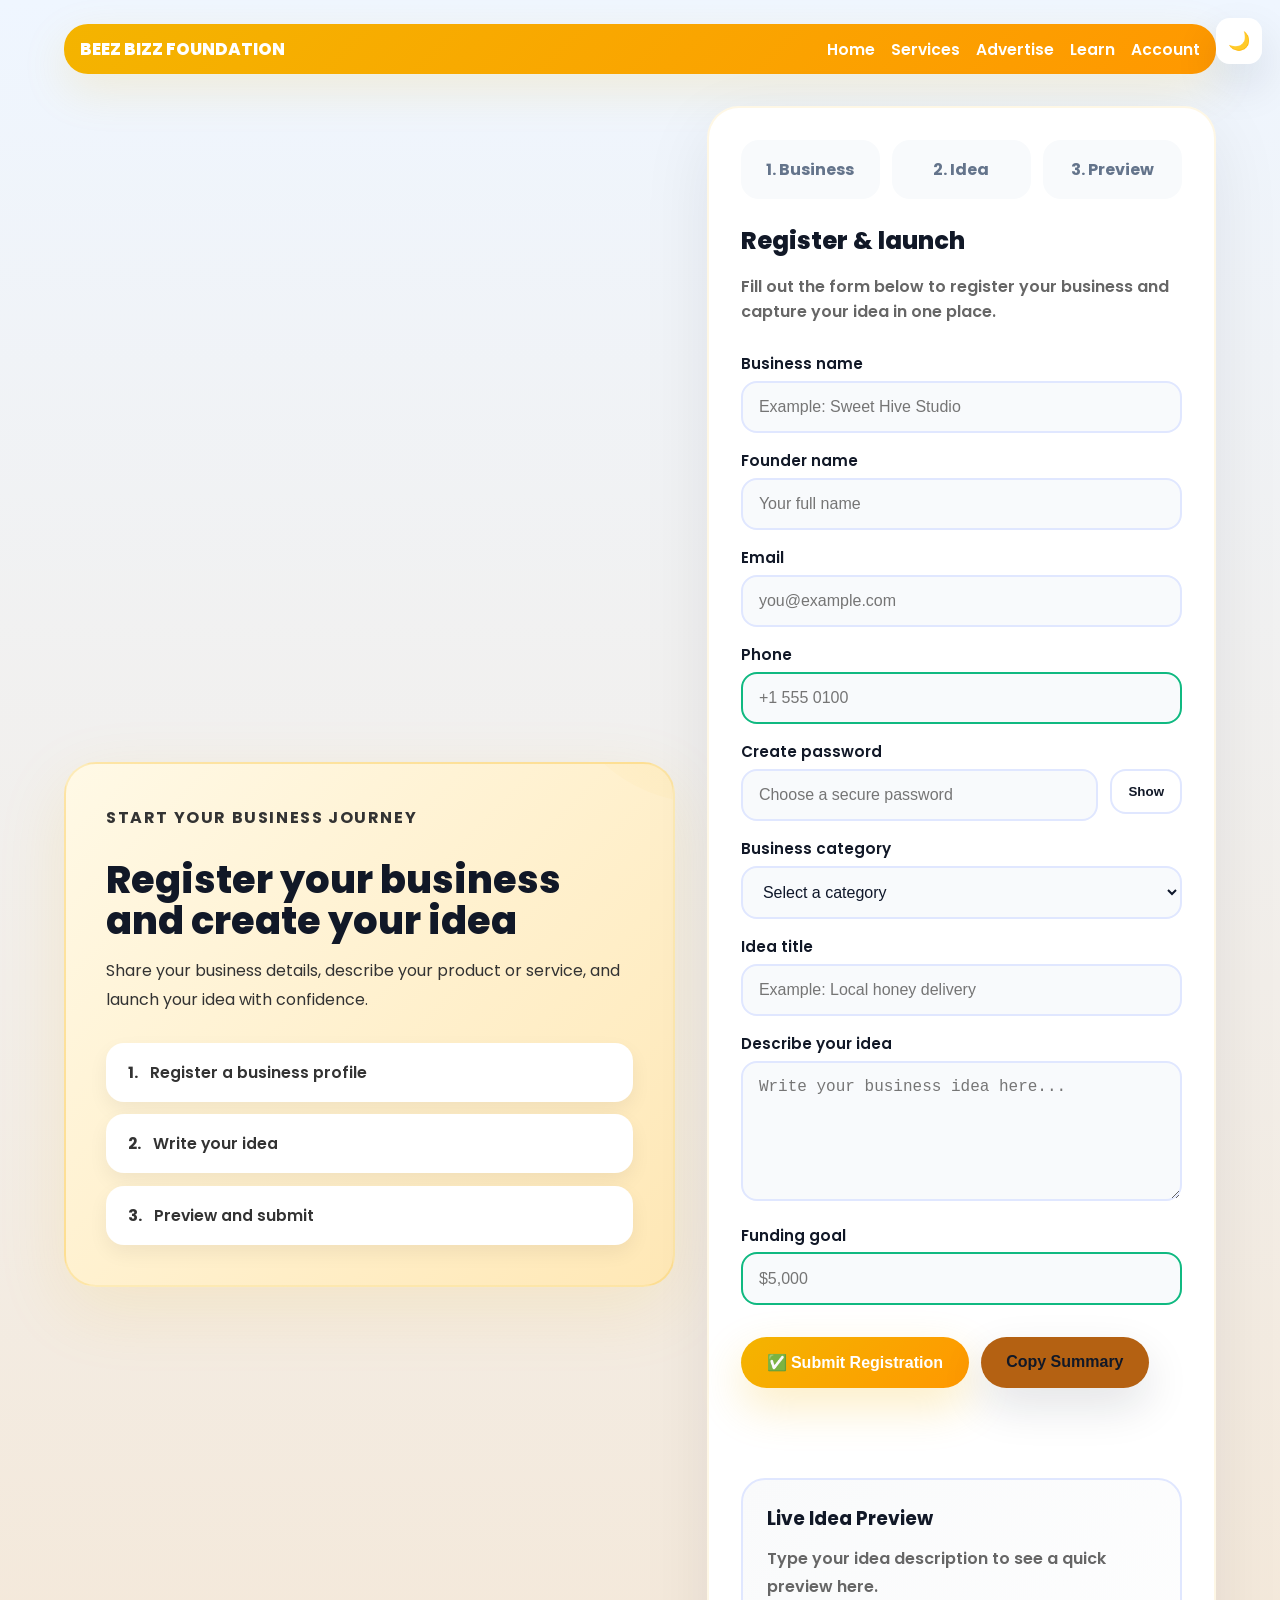
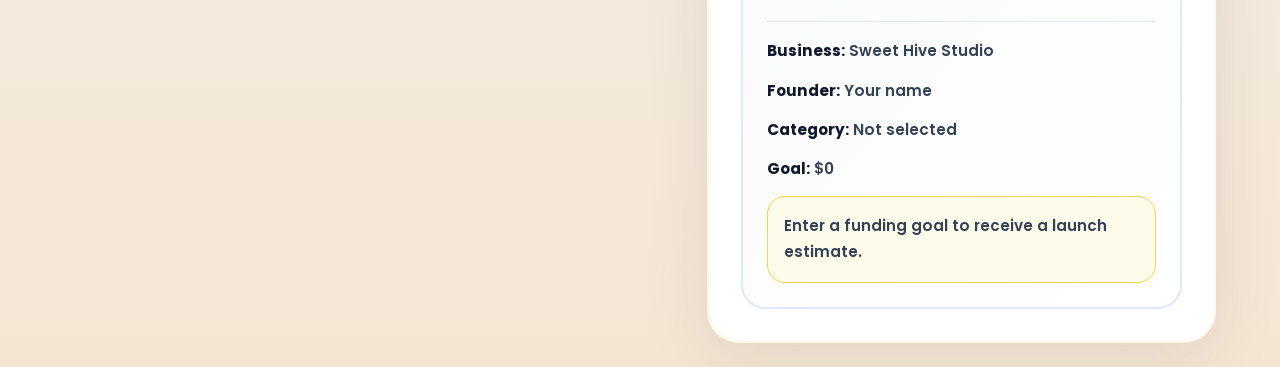
<file: started.html>
<!DOCTYPE html>
<html lang="en">
  <head>
    <meta charset="UTF-8" />
    <meta name="viewport" content="width=device-width, initial-scale=1.0" />
    <title>Register Your Business | Beezbizz</title>
    <link rel="stylesheet" href="started.css" />
    <link rel="preconnect" href="https://fonts.googleapis.com">
    <link rel="preconnect" href="https://fonts.gstatic.com" crossorigin>
    <link href="https://fonts.googleapis.com/css2?family=Poppins:wght@300;400;500;600;700;800&display=swap" rel="stylesheet">
  </head>
  <body>
    <button id="theme-toggle" aria-label="Toggle theme">🌙</button>
    <div class="page-shell">
      <header class="topbar">
        <a class="brand" href="index.html">BEEZ BIZZ FOUNDATION</a>
        <nav class="topnav">
          <a href="home.html">Home</a>
          <a href="services.html">Services</a>
          <a href="advertise.html">Advertise</a>
          <a href="learn.html">Learn</a>
          <a href="account.html">Account</a>
        </nav>
      </header>

      <main class="content-grid">
        <section class="hero-panel">
          <div class="hero-copy">
            <p class="eyebrow">Start your business journey</p>
            <h1>Register your business and create your idea</h1>
            <p>
              Share your business details, describe your product or service,
              and launch your idea with confidence.
            </p>
            <div class="feature-list">
              <div><strong>1.</strong> Register a business profile</div>
              <div><strong>2.</strong> Write your idea</div>
              <div><strong>3.</strong> Preview and submit</div>
            </div>
          </div>
        </section>

        <section class="form-panel">
          <div class="panel-card">
            <div class="progress-tracker" aria-label="Registration progress">
              <div class="progress-step active">1. Business</div>
              <div class="progress-step">2. Idea</div>
              <div class="progress-step">3. Preview</div>
            </div>

            <h2>Register & launch</h2>
            <p>
              Fill out the form below to register your business and capture your
              idea in one place.
            </p>

            <form id="business-form" novalidate>
              <div class="form-group">
                <label for="business-name">Business name</label>
                <input
                  id="business-name"
                  name="businessName"
                  type="text"
                  placeholder="Example: Sweet Hive Studio"
                  required
                />
              </div>

              <div class="form-group">
                <label for="owner-name">Founder name</label>
                <input
                  id="owner-name"
                  name="ownerName"
                  type="text"
                  placeholder="Your full name"
                  required
                />
              </div>

              <div class="form-group">
                <label for="business-email">Email</label>
                <input
                  id="business-email"
                  name="email"
                  type="email"
                  placeholder="you@example.com"
                  required
                />
              </div>

              <div class="form-group">
                <label for="business-phone">Phone</label>
                <input
                  id="business-phone"
                  name="phone"
                  type="tel"
                  placeholder="+1 555 0100"
                />
              </div>

              <div class="form-group">
                <label for="business-password">Create password</label>
                <div class="password-row">
                  <input
                    id="business-password"
                    name="password"
                    type="password"
                    placeholder="Choose a secure password"
                    required
                    minlength="8"
                  />
                  <button
                    type="button"
                    id="toggle-password"
                    class="toggle-btn"
                    aria-label="Show password"
                  >
                    Show
                  </button>
                </div>
              </div>

              <div class="form-group">
                <label for="business-category">Business category</label>
                <select id="business-category" name="category" required>
                  <option value="">Select a category</option>
                  <option value="retail">Retail</option>
                  <option value="services">Services</option>
                  <option value="technology">Technology</option>
                  <option value="food">Food & Beverage</option>
                  <option value="creative">Creative</option>
                </select>
              </div>

              <div class="form-group">
                <label for="idea-title">Idea title</label>
                <input
                  id="idea-title"
                  name="ideaTitle"
                  type="text"
                  placeholder="Example: Local honey delivery"
                  required
                />
              </div>

              <div class="form-group">
                <label for="idea-description">Describe your idea</label>
                <textarea
                  id="idea-description"
                  name="ideaDescription"
                  rows="5"
                  placeholder="Write your business idea here..."
                  required
                  minlength="20"
                ></textarea>
              </div>

              <div class="form-group">
                <label for="funding-goal">Funding goal</label>
                <input
                  id="funding-goal"
                  name="fundingGoal"
                  type="text"
                  placeholder="$5,000"
                />
              </div>

              <div class="form-actions">
                <button type="submit" class="btn btn-primary">✅ Submit Registration</button>
                <button type="button" class="btn btn-secondary" id="copy-summary">Copy Summary</button>
              </div>

              <div id="form-message" class="form-message" aria-live="polite"></div>
              <div id="success-actions" class="success-actions hidden"></div>
            </form>

            <div class="idea-preview-card">
              <h3>Live Idea Preview</h3>
              <p id="idea-preview">
                Type your idea description to see a quick preview here.
              </p>
              <div class="preview-details">
                <p><strong>Business:</strong> <span id="preview-name">Sweet Hive Studio</span></p>
                <p><strong>Founder:</strong> <span id="preview-owner">Your name</span></p>
                <p><strong>Category:</strong> <span id="preview-category">Not selected</span></p>
                <p><strong>Goal:</strong> <span id="preview-goal">$0</span></p>
                <p class="preview-suggestion" id="funding-suggestion">Enter a funding goal to receive a launch estimate.</p>
              </div>
            </div>
          </div>
        </section>
      </main>
    </div>

    <!-- SCROLL TO TOP BUTTON -->
    <button class="scroll-to-top" id="scrollToTop" title="Go to top">↑</button>

    <script>
      (function(){
        const root=document.documentElement;
        const btn=document.getElementById('theme-toggle');
        function applyTheme(theme){ if(theme==='dark'){root.setAttribute('data-theme','dark'); btn.textContent='☀️';} else {root.removeAttribute('data-theme'); btn.textContent='🌙';} }
        const saved=localStorage.getItem('theme');
        if(saved) applyTheme(saved);
        else if(window.matchMedia && window.matchMedia('(prefers-color-scheme: dark)').matches) applyTheme('dark');
        if(btn) btn.addEventListener('click', ()=>{ const isDark = root.getAttribute('data-theme') === 'dark'; const next = isDark ? 'light' : 'dark'; applyTheme(next); localStorage.setItem('theme', next); });
      })();
    </script>
    <script src="started.js" defer></script>
  </body>
</html>
</file>
<file: about.css>
:root {
  color-scheme: dark;
  --bg: #050717;
  --surface: rgba(255,255,255,0.08);
  --surface-strong: rgba(255,255,255,0.14);
  --text: #f8fafc;
  --muted: #cbd5e1;
  --accent: #f4b400;
  --accent-soft: #ffb549;
  --border: rgba(255,255,255,0.12);
  --shadow: 0 30px 70px rgba(6, 17, 39, 0.38);
  --shadow-soft: 0 18px 40px rgba(10, 24, 50, 0.22);
}

* {
  box-sizing: border-box;
}

html {
  scroll-behavior: smooth;
}

body {
  margin: 0;
  min-height: 100vh;
  font-family: 'Poppins', sans-serif;
  background: radial-gradient(circle at top left, cream, transparent 22%),
              radial-gradient(circle at 80% 10%, cream(255, 152, 0, 0.12), transparent 20%),
              linear-gradient(180deg, #081127 0%, #050717 100%);
  color: var(--text);
}

body::before {
  content: '';
  position: fixed;
  inset: 0;
  background-image: radial-gradient(circle at 10% 20%, rgba(221, 164, 9, 0.795), transparent 18%),
                    radial-gradient(circle at 85% 80%, rgba(255, 152, 0, 0.08), transparent 16%);
  pointer-events: none;
}

.page-shell {
  position: relative;
  overflow: hidden;
}

.site-header {
  position: sticky;
  top: 0;
  z-index: 20;
  display: flex;
  align-items: center;
  justify-content: space-between;
  gap: 1rem;
  padding: 1.2rem 2rem;
  backdrop-filter: blur(16px);
  background: rgba(6, 17, 39, 0.66);
  border-bottom: 1px solid rgba(255,255,255,0.06);
}

.brand {
  display: flex;
  align-items: center;
  gap: 0.9rem;
}

.brand-mark {
  width: 44px;
  height: 44px;
  border-radius: 14px;
  background: linear-gradient(135deg, var(--accent), var(--accent-soft));
  display: grid;
  place-items: center;
  color: #0b1023;
  font-weight: 800;
  font-size: 1.2rem;
  box-shadow: var(--shadow-soft);
}

.brand p {
  margin: 0;
  font-weight: 700;
}

.brand small {
  display: block;
  color: var(--muted);
  font-size: 0.8rem;
}

.site-nav {
  display: flex;
  flex-wrap: wrap;
  align-items: center;
  gap: 1rem;
}

.site-nav a {
  color: var(--muted);
  text-decoration: none;
  font-size: 0.95rem;
  transition: color 0.25s ease, transform 0.25s ease;
}

.site-nav a:hover,
.site-nav a:focus-visible {
  color: var(--text);
  transform: translateY(-1px);
}

.hero-panel {
  position: relative;
  display: grid;
  grid-template-columns: 1.3fr 1fr;
  align-items: center;
  gap: 3rem;
  padding: 6rem 2rem 4rem;
  min-height: calc(100vh - 96px);
}

.hero-copy {
  max-width: 660px;
  z-index: 1;
}

.eyebrow {
  display: inline-flex;
  align-items: center;
  gap: 0.6rem;
  color: var(--accent-soft);
  font-size: 0.95rem;
  font-weight: 700;
  text-transform: uppercase;
  letter-spacing: 0.18em;
}

.hero-panel h1 {
  margin: 1rem 0 1.4rem;
  font-size: clamp(2.6rem, 4vw, 4.4rem);
  line-height: 1.02;
  max-width: 12ch;
}

.hero-text {
  margin: 0;
  line-height: 1.9;
  color: #d6dceb;
  max-width: 700px;
  font-size: 1.05rem;
}

.hero-actions {
  display: flex;
  flex-wrap: wrap;
  gap: 1rem;
  margin-top: 2rem;
}

.btn {
  display: inline-flex;
  align-items: center;
  justify-content: center;
  min-width: 160px;
  padding: 1rem 1.6rem;
  border-radius: 999px;
  font-weight: 700;
  border: none;
  cursor: pointer;
  transition: transform 0.28s ease, box-shadow 0.28s ease, background-color 0.28s ease, color 0.28s ease;
  position: relative;
  overflow: hidden;
  box-shadow: 0 18px 45px rgba(15, 23, 42, 0.12);
}

.btn::before {
  content: '';
  position: absolute;
  top: 50%;
  left: 50%;
  width: 0;
  height: 0;
  background: rgba(255, 255, 255, 0.18);
  border-radius: 50%;
  transform: translate(-50%, -50%);
  transition: width 0.55s ease, height 0.55s ease, opacity 0.3s ease;
  opacity: 0;
}

.btn:hover::before {
  width: 320px;
  height: 320px;
  opacity: 1;
}

.btn:hover {
  transform: translateY(-2px) scale(1.01);
}

.btn:active {
  transform: translateY(0) scale(0.98);
}

.btn:focus-visible {
  outline: 2px solid rgba(124, 58, 237, 0.6);
  outline-offset: 4px;
}

.btn-primary {
  background: linear-gradient(135deg, #f4b400, #f59e0b);
  color: white;
  box-shadow: 0 18px 45px rgba(244, 180, 0, 0.24);
}

.btn-primary:hover {
  box-shadow: 0 22px 56px rgba(244, 180, 0, 0.32);
}

.btn-ghost,
.btn-soft {
  background: rgba(255,255,255,0.08);
  color: var(--text, #111827);
  border: 1px solid rgba(255,255,255,0.14);
}

.btn-ghost:hover,
.btn-soft:hover {
  background: rgba(255,255,255,0.16);
}

#theme-toggle {
  position: fixed;
  top: 18px;
  right: 18px;
  width: 46px;
  height: 46px;
  border-radius: 14px;
  border: none;
  background: rgba(255, 255, 255, 0.98);
  color: #111827;
  box-shadow: 0 20px 45px rgba(17, 24, 39, 0.12);
  cursor: pointer;
  z-index: 999;
  display: flex;
  align-items: center;
  justify-content: center;
  font-size: 18px;
  transition: transform 0.25s ease, background-color 0.25s ease, color 0.25s ease;
}

#theme-toggle:hover {
  transform: translateY(-3px);
  background: #f4b400;
  color: #111827;
}

[data-theme="dark"] body {
  background: radial-gradient(circle at top, #111827 0%, #050814 100%);
  color: #e6eef8;
}
[data-theme="dark"] .panel-card,
[data-theme="dark"] .card,
[data-theme="dark"] .section-card,
[data-theme="dark"] .feature-card,
[data-theme="dark"] .hero-panel,
[data-theme="dark"] .page-shell {
  background: rgba(10, 18, 35, 0.92);
  border-color: rgba(148, 163, 184, 0.18);
  box-shadow: 0 25px 80px rgba(0, 0, 0, 0.38);
}
[data-theme="dark"] .btn-primary {
  background: linear-gradient(135deg, #7c3aed, #6d28d9);
  box-shadow: 0 18px 45px rgba(124, 58, 237, 0.35);
}
[data-theme="dark"] .btn-secondary {
  background: rgba(255, 255, 255, 0.08);
  color: #e6eef8;
  border-color: rgba(148, 163, 184, 0.28);
  box-shadow: 0 16px 35px rgba(15, 23, 42, 0.32);
}
[data-theme="dark"] .btn-secondary:hover {
  background: rgba(124, 58, 237, 0.95);
  color: white;
}
[data-theme="dark"] .btn-outline {
  background: rgba(255, 255, 255, 0.05);
  color: #e6eef8;
  border-color: rgba(148, 163, 184, 0.28);
}
[data-theme="dark"] input,
[data-theme="dark"] select,
[data-theme="dark"] textarea {
  background: rgba(10, 18, 35, 0.9);
  border-color: rgba(148, 163, 184, 0.22);
  color: #e6eef8;
}
[data-theme="dark"] #theme-toggle {
  background: rgba(15, 23, 42, 0.94);
  color: #e6eef8;
  box-shadow: 0 20px 45px rgba(0, 0, 0, 0.35);
}
[data-theme="dark"] .password-toggle {
  background: rgba(255, 255, 255, 0.08);
  border-color: rgba(148, 163, 184, 0.2);
  color: #e6eef8;
}
[data-theme="dark"] .password-toggle:hover {
  background: rgba(124, 58, 237, 0.95);
  color: white;
}

.hero-visual {
  position: relative;
  display: grid;
  gap: 1.5rem;
  align-items: center;
}

.hero-card {
  background: rgba(255,255,255,0.06);
  backdrop-filter: blur(24px);
  border: 1px solid rgba(255,255,255,0.14);
  border-radius: 32px;
  padding: 2rem;
  box-shadow: var(--shadow);
}

.hero-card-header {
  display: flex;
  justify-content: space-between;
  align-items: center;
  margin-bottom: 1.8rem;
}

.hero-card-header p {
  margin: 0;
  color: var(--muted);
  font-size: 0.95rem;
}

.hero-card-header span {
  background: rgba(244,180,0,0.14);
  color: var(--accent);
  padding: 0.5rem 0.9rem;
  border-radius: 999px;
  font-size: 0.85rem;
  font-weight: 700;
}

.hero-metrics {
  display: grid;
  gap: 1rem;
}

.metric {
  display: grid;
  gap: 0.35rem;
}

.metric strong {
  font-size: 2.4rem;
  display: block;
  color: var(--text);
}

.metric span {
  color: var(--muted);
  font-size: 0.96rem;
}

.hero-badge {
  align-self: start;
  border-radius: 22px;
  padding: 1rem 1.4rem;
  background: rgba(255,255,255,0.06);
  border: 1px solid rgba(255,255,255,0.12);
  width: fit-content;
  box-shadow: var(--shadow-soft);
  color: #d6dceb;
  font-weight: 500;
}

.hero-overlay {
  position: absolute;
  border-radius: 50%;
  pointer-events: none;
}

.hero-ring {
  width: 260px;
  height: 260px;
  top: -60px;
  right: -80px;
  border: 1px solid rgba(244, 180, 0, 0.22);
  animation: float 12s ease-in-out infinite;
}

.hero-dot {
  width: 120px;
  height: 120px;
  bottom: -40px;
  left: -50px;
  background: radial-gradient(circle, rgba(244, 180, 0, 0.22), transparent 60%);
  animation: float 10s ease-in-out infinite alternate;
}

.section {
  padding: 5rem 2rem;
  max-width: 1180px;
  margin: 0 auto;
}

.section-intro {
  max-width: 720px;
  margin-bottom: 2.5rem;
}

.section-intro h2 {
  margin: 0.8rem 0 1rem;
  font-size: clamp(2.1rem, 3vw, 3rem);
  line-height: 1.05;
}

.section-intro p {
  margin: 0;
  color: #cbd5e1;
  font-size: 1rem;
  line-height: 1.9;
}

.mission-grid,
.values-grid,
.team-grid {
  display: grid;
  gap: 1.5rem;
}

.mission-grid {
  grid-template-columns: repeat(3, minmax(240px, 1fr));
}

.mission-card,
.value-card,
.team-member,
.ripple-card {
  background: rgba(255,255,255,0.06);
  border: 1px solid rgba(255,255,255,0.14);
  border-radius: 28px;
  padding: 2rem;
  box-shadow: var(--shadow-soft);
  transition: transform 0.3s ease, border-color 0.3s ease, background 0.3s ease, box-shadow 0.3s ease;
}

.mission-card:hover,
.value-card:hover,
.team-member:hover,
.ripple-card:hover {
  transform: translateY(-6px);
  border-color: rgba(244, 180, 0, 0.32);
  background: rgba(255,255,255,0.09);
}

.mission-card span {
  display: inline-flex;
  width: 42px;
  height: 42px;
  border-radius: 14px;
  justify-content: center;
  align-items: center;
  background: rgba(244,180,0,0.18);
  color: var(--accent);
  font-weight: 700;
  margin-bottom: 1.2rem;
}

.mission-card h3,
.value-card h3,
.team-member h3 {
  margin: 0 0 0.9rem;
}

.mission-card p,
.value-card p,
.team-member p {
  margin: 0;
  color: #d6dceb;
  line-height: 1.8;
}

.values-grid {
  grid-template-columns: repeat(3, minmax(250px, 1fr));
}

.value-card {
  position: relative;
  cursor: pointer;
}

.value-card-top {
  display: flex;
  justify-content: space-between;
  align-items: center;
  gap: 1rem;
}

.value-card-top span {
  color: var(--muted);
  font-size: 0.9rem;
}

.value-card .card-detail {
  max-height: 0;
  overflow: hidden;
  opacity: 0;
  transition: max-height 0.5s ease, opacity 0.4s ease;
}

.value-card.active .card-detail {
  max-height: 200px;
  opacity: 1;
  margin-top: 1rem;
}

.detail-toggle {
  margin-top: 1.6rem;
  background: transparent;
  color: var(--accent-soft);
  border: 1px solid rgba(244,180,0,0.22);
  padding: 0.9rem 1.1rem;
  border-radius: 999px;
  width: fit-content;
  cursor: pointer;
  transition: background 0.25s ease, transform 0.25s ease;
}

.detail-toggle:hover {
  background: rgba(244,180,0,0.12);
  transform: translateY(-2px);
}

.team-grid {
  grid-template-columns: repeat(3, minmax(220px, 1fr));
}

.team-member {
  display: grid;
  gap: 1.25rem;
}

.member-avatar {
  width: 72px;
  height: 72px;
  border-radius: 22px;
  display: grid;
  place-items: center;
  background: linear-gradient(135deg, rgba(244,180,0,0.22), rgba(255,152,0,0.12));
  font-size: 1.9rem;
  font-weight: 700;
  color: var(--accent);
}

.ripple-section {
  display: grid;
  place-items: center;
}

.ripple-card {
  text-align: center;
  max-width: 860px;
  padding: 3rem;
  background: linear-gradient(180deg, rgba(255,255,255,0.12), rgba(255,255,255,0.06));
  border: 1px solid rgba(255,255,255,0.16);
}

.ripple-card h2 {
  margin: 0 0 1rem;
  font-size: clamp(2rem, 3vw, 3rem);
}

.ripple-card p {
  color: #cbd5e1;
  max-width: 760px;
  margin: 0 auto 2rem;
  line-height: 1.85;
}

.ripple-actions {
  display: flex;
  flex-wrap: wrap;
  justify-content: center;
  gap: 1rem;
}

.scroll-to-top {
  position: fixed;
  right: 1.5rem;
  bottom: 1.5rem;
  width: 50px;
  height: 50px;
  border-radius: 50%;
  border: none;
  background: linear-gradient(135deg, var(--accent), var(--accent-soft));
  color: #0b1023;
  font-size: 1.4rem;
  opacity: 0;
  transform: translateY(16px);
  pointer-events: none;
  transition: opacity 0.3s ease, transform 0.3s ease;
  box-shadow: 0 24px 48px rgba(244, 180, 0, 0.24);
  cursor: pointer;
}

.scroll-to-top.show {
  opacity: 1;
  pointer-events: auto;
  transform: translateY(0);
}

.site-footer {
  text-align: center;
  padding: 2rem 2rem 3rem;
  color: var(--muted);
  font-size: 0.96rem;
}

.reveal-on-scroll {
  opacity: 0;
  transform: translateY(40px);
  visibility: hidden;
}

.reveal-on-scroll.visible {
  opacity: 1;
  transform: translateY(0);
  visibility: visible;
  transition: opacity 0.8s ease, transform 0.8s ease;
}

@keyframes float {
  0%, 100% { transform: translateY(0) translateX(0); }
  50% { transform: translateY(-18px) translateX(6px); }
}

@media (max-width: 1024px) {
  .hero-panel {
    grid-template-columns: 1fr;
    padding-top: 5rem;
  }

  .hero-card,
  .hero-badge {
    width: 100%;
  }

  .mission-grid,
  .values-grid,
  .team-grid {
    grid-template-columns: 1fr 1fr;
  }
}

@media (max-width: 800px) {
  .site-header {
    flex-direction: column;
    align-items: stretch;
  }

  .site-nav {
    justify-content: center;
  }

  .hero-panel {
    gap: 2rem;
    padding: 4rem 1.5rem 3rem;
  }

  .hero-copy h1 {
    font-size: 2.8rem;
  }

  .mission-grid,
  .values-grid,
  .team-grid {
    grid-template-columns: 1fr;
  }
}

@media (max-width: 520px) {
  .site-header {
    padding: 1rem 1rem;
  }

  .hero-panel {
    padding: 3.5rem 1rem 2.5rem;
  }

  .hero-actions {
    flex-direction: column;
  }

  .btn {
    width: 100%;
  }

  .scroll-to-top {
    right: 1rem;
    bottom: 1rem;
  }
}
</file>
<file: advertise.css>
/* Global Styles */* {
  margin: 0;
  padding: 0;
  box-sizing: border-box;
}

:root {
  --primary-color: #f4b400;
  --secondary-color: #ff9800;
  --dark-color: #222;
  --light-color: #f7f9fc;
  --border-color: #e0e0e0;
  --success-color: #4caf50;
  --danger-color: #f44336;
  --text-light: #666;
  --shadow: 0 4px 15px rgba(0, 0, 0, 0.1);
  --shadow-hover: 0 8px 25px rgba(0, 0, 0, 0.15);
}

body {
  font-family: "Poppins", sans-serif;
  background: linear-gradient(135deg, #f7f9fc 0%, #eef2f7 100%);
  color: var(--dark-color);
  line-height: 1.6;
}

/* Navigation */
.navbar {
  background: white;
  box-shadow: var(--shadow);
  position: sticky;
  top: 0;
  z-index: 100;
}

.navbar-container {
  max-width: 1200px;
  margin: 0 auto;
  padding: 1rem 2rem;
  display: flex;
  justify-content: space-between;
  align-items: center;
}

.navbar-brand a {
  font-size: 1.5rem;
  font-weight: 700;
  color: var(--primary-color);
  text-decoration: none;
}

.nav-links {
  list-style: none;
  display: flex;
  gap: 2rem;
}

.nav-links a {
  text-decoration: none;
  color: var(--dark-color);
  font-weight: 500;
  transition: color 0.3s;
}

.nav-links a:hover,
.nav-links a.active {
  color: var(--primary-color);
}

/* Container */
.container {
  max-width: 1200px;
  margin: 0 auto;
  padding: 2rem;
}

/* Page Header */
.page-header {
  text-align: center;
  margin-bottom: 3rem;
  animation: fadeInDown 0.6s ease;
}

.page-header h1 {
  font-size: 2.5rem;
  color: var(--dark-color);
  margin-bottom: 0.5rem;
}

.page-header p {
  font-size: 1.1rem;
  color: var(--text-light);
}

/* Main Content Layout */
.main-content {
  display: grid;
  grid-template-columns: 280px 1fr;
  gap: 2rem;
}

/* Sidebar */
.sidebar {
  background: white;
  border-radius: 12px;
  padding: 2rem;
  height: fit-content;
  position: sticky;
  top: 100px;
  box-shadow: var(--shadow);
}

.filter-section h3,
.trending-section h3 {
  font-size: 1.2rem;
  margin-bottom: 1.5rem;
  color: var(--dark-color);
}

.filter-group {
  margin-bottom: 1.5rem;
}

.filter-group label {
  display: block;
  font-size: 0.9rem;
  font-weight: 600;
  margin-bottom: 0.5rem;
  color: var(--dark-color);
}

.filter-group input[type="text"],
.filter-group select {
  width: 100%;
  padding: 0.7rem;
  border: 2px solid var(--border-color);
  border-radius: 8px;
  font-size: 0.9rem;
  transition: border-color 0.3s;
}

.filter-group input[type="text"]:focus,
.filter-group select:focus {
  outline: none;
  border-color: var(--primary-color);
}

.filter-group input[type="range"] {
  width: 100%;
  cursor: pointer;
}

.price-range-labels {
  display: flex;
  justify-content: space-between;
  font-size: 0.8rem;
  color: var(--text-light);
  margin-top: 0.5rem;
}

.filter-group input[type="checkbox"] {
  margin-right: 0.5rem;
  cursor: pointer;
}

.filter-buttons {
  display: flex;
  gap: 0.5rem;
  margin-top: 2rem;
}

.filter-buttons button {
  flex: 1;
}

.trending-section {
  margin-top: 2rem;
  padding-top: 2rem;
  border-top: 2px solid var(--border-color);
}

.trending-list {
  list-style: none;
}

.trending-list li {
  margin-bottom: 0.8rem;
}

.trending-list a {
  color: var(--primary-color);
  text-decoration: none;
  font-size: 0.95rem;
  transition: color 0.3s;
}

.trending-list a:hover {
  color: var(--secondary-color);
}

/* Content Area */
.content-area {
  background: white;
  border-radius: 12px;
  padding: 2rem;
  box-shadow: var(--shadow);
}

/* Tabs */
.tabs {
  display: flex;
  gap: 1rem;
  margin-bottom: 2rem;
  border-bottom: 2px solid var(--border-color);
}

.tab-btn {
  background: none;
  border: none;
  padding: 1rem 1.5rem;
  font-size: 1rem;
  font-weight: 600;
  color: var(--text-light);
  cursor: pointer;
  position: relative;
  transition: color 0.3s;
}

.tab-btn:hover {
  color: var(--primary-color);
}

.tab-btn.active {
  color: var(--primary-color);
}

.tab-btn.active::after {
  content: '';
  position: absolute;
  bottom: -2px;
  left: 0;
  right: 0;
  height: 3px;
  background: var(--primary-color);
}

/* View Toggle & Sort */
.view-toggle {
  display: flex;
  gap: 1rem;
  margin-bottom: 2rem;
  align-items: center;
  justify-content: space-between;
  flex-wrap: wrap;
}

.view-toggle > div:first-child {
  display: flex;
  gap: 0.5rem;
}

.view-btn {
  width: 40px;
  height: 40px;
  border: 2px solid var(--border-color);
  background: white;
  border-radius: 8px;
  cursor: pointer;
  font-size: 1.1rem;
  transition: all 0.3s;
  color: var(--text-light);
}

.view-btn:hover,
.view-btn.active {
  border-color: var(--primary-color);
  color: var(--primary-color);
}

.sort-dropdown select {
  padding: 0.7rem 1rem;
  border: 2px solid var(--border-color);
  border-radius: 8px;
  font-size: 0.95rem;
  cursor: pointer;
  transition: border-color 0.3s;
}

.sort-dropdown select:hover,
.sort-dropdown select:focus {
  border-color: var(--primary-color);
  outline: none;
}

/* Tab Content */
.tab-content {
  display: none;
}

.tab-content.active {
  display: block;
  animation: fadeIn 0.3s ease;
}

/* Adverts Grid */
.adverts-grid {
  display: grid;
  grid-template-columns: repeat(auto-fill, minmax(250px, 1fr));
  gap: 1.5rem;
}

.adverts-grid.list-view {
  grid-template-columns: 1fr;
}

/* Advert Card */
.advert-card {
  background: white;
  border-radius: 12px;
  overflow: hidden;
  box-shadow: var(--shadow);
  transition: all 0.3s cubic-bezier(0.34, 1.56, 0.64, 1);
  cursor: pointer;
  border: 2px solid transparent;
}

.advert-card:hover {
  transform: translateY(-8px);
  box-shadow: var(--shadow-hover);
  border-color: var(--primary-color);
}

.advert-image {
  width: 100%;
  height: 200px;
  background: linear-gradient(135deg, var(--primary-color), var(--secondary-color));
  display: flex;
  align-items: center;
  justify-content: center;
  font-size: 3rem;
  color: white;
  position: relative;
  overflow: hidden;
}

.advert-image::before {
  content: '';
  position: absolute;
  top: 0;
  left: 0;
  right: 0;
  bottom: 0;
  background: rgba(0, 0, 0, 0);
  transition: background 0.3s;
}

.advert-card:hover .advert-image::before {
  background: rgba(0, 0, 0, 0.1);
}

.featured-badge {
  position: absolute;
  top: 10px;
  right: 10px;
  background: var(--primary-color);
  color: white;
  padding: 0.5rem 1rem;
  border-radius: 20px;
  font-size: 0.8rem;
  font-weight: 700;
  z-index: 2;
}

.advert-content {
  padding: 1.5rem;
}

.advert-category {
  display: inline-block;
  background: rgba(244, 180, 0, 0.1);
  color: var(--primary-color);
  padding: 0.4rem 0.8rem;
  border-radius: 6px;
  font-size: 0.8rem;
  font-weight: 600;
  margin-bottom: 0.5rem;
}

.advert-title {
  font-size: 1.1rem;
  font-weight: 700;
  color: var(--dark-color);
  margin-bottom: 0.5rem;
  line-height: 1.4;
}

.advert-description {
  font-size: 0.9rem;
  color: var(--text-light);
  margin-bottom: 1rem;
  overflow: hidden;
  text-overflow: ellipsis;
  display: -webkit-box;
  -webkit-line-clamp: 2;
  -webkit-box-orient: vertical;
}

.advert-user {
  display: flex;
  align-items: center;
  gap: 0.8rem;
  margin-bottom: 1rem;
  padding-bottom: 1rem;
  border-bottom: 1px solid var(--border-color);
}

.user-avatar {
  width: 40px;
  height: 40px;
  border-radius: 50%;
  background: linear-gradient(135deg, var(--primary-color), var(--secondary-color));
  display: flex;
  align-items: center;
  justify-content: center;
  color: white;
  font-weight: 700;
  font-size: 1.1rem;
}

.user-info {
  flex: 1;
}

.user-name {
  font-weight: 600;
  font-size: 0.95rem;
  color: var(--dark-color);
}

.user-rating {
  font-size: 0.85rem;
  color: var(--primary-color);
  display: flex;
  align-items: center;
  gap: 0.3rem;
}

.advert-footer {
  display: flex;
  justify-content: space-between;
  align-items: center;
}

.advert-price {
  font-size: 1.5rem;
  font-weight: 700;
  color: var(--primary-color);
}

.advert-action {
  background: var(--primary-color);
  color: white;
  border: none;
  padding: 0.6rem 1rem;
  border-radius: 8px;
  cursor: pointer;
  font-weight: 600;
  transition: all 0.3s;
}

.advert-action:hover {
  background: var(--secondary-color);
  transform: scale(1.05);
}

/* List View */
.advert-card.list-view {
  display: grid;
  grid-template-columns: 200px 1fr 150px;
  gap: 1.5rem;
  align-items: center;
}

.advert-card.list-view .advert-image {
  height: 150px;
  border-radius: 8px;
}

.advert-card.list-view .advert-content {
  padding: 0;
}

.advert-card.list-view .advert-footer {
  flex-direction: column;
  gap: 1rem;
  justify-content: flex-start;
}

/* Updates Container */
.updates-container {
  display: flex;
  flex-direction: column;
  gap: 1.5rem;
}

.update-item {
  background: linear-gradient(135deg, rgba(244, 180, 0, 0.05), rgba(255, 152, 0, 0.05));
  border-left: 4px solid var(--primary-color);
  padding: 1.5rem;
  border-radius: 8px;
  transition: all 0.3s;
}

.update-item:hover {
  transform: translateX(5px);
  box-shadow: var(--shadow);
}

.update-header {
  display: flex;
  justify-content: space-between;
  align-items: start;
  margin-bottom: 1rem;
}

.update-title {
  font-size: 1.2rem;
  font-weight: 700;
  color: var(--dark-color);
}

.update-date {
  font-size: 0.85rem;
  color: var(--text-light);
  background: white;
  padding: 0.4rem 0.8rem;
  border-radius: 6px;
}

.update-content {
  color: var(--text-light);
  margin-bottom: 1rem;
  line-height: 1.8;
}

.update-author {
  font-size: 0.9rem;
  color: var(--primary-color);
  font-weight: 600;
}

/* Modal */
.modal {
  display: none;
  position: fixed;
  z-index: 1000;
  left: 0;
  top: 0;
  width: 100%;
  height: 100%;
  background-color: rgba(0, 0, 0, 0.5);
  animation: fadeIn 0.3s ease;
}

.modal-content {
  background-color: white;
  margin: 10% auto;
  padding: 0;
  border-radius: 12px;
  width: 90%;
  max-width: 600px;
  box-shadow: 0 15px 50px rgba(0, 0, 0, 0.3);
  animation: slideIn 0.3s ease;
}

.close-btn {
  float: right;
  font-size: 2rem;
  font-weight: bold;
  color: var(--text-light);
  border: none;
  background: none;
  cursor: pointer;
  padding: 1rem 1.5rem;
  transition: color 0.3s;
}

.close-btn:hover {
  color: var(--dark-color);
}

.modal-body {
  padding: 2rem;
}

.modal-image {
  width: 100%;
  height: 300px;
  background: linear-gradient(135deg, var(--primary-color), var(--secondary-color));
  border-radius: 8px;
  display: flex;
  align-items: center;
  justify-content: center;
  font-size: 4rem;
  color: white;
  margin-bottom: 1.5rem;
}

.modal-title {
  font-size: 1.8rem;
  font-weight: 700;
  margin-bottom: 1rem;
  color: var(--dark-color);
}

.modal-price {
  font-size: 2rem;
  color: var(--primary-color);
  font-weight: 700;
  margin-bottom: 1.5rem;
}

.modal-description {
  color: var(--text-light);
  line-height: 1.8;
  margin-bottom: 1.5rem;
}

.modal-user {
  background: rgba(244, 180, 0, 0.1);
  padding: 1rem;
  border-radius: 8px;
  margin-bottom: 1.5rem;
  display: flex;
  align-items: center;
  gap: 1rem;
}

.modal-user .user-avatar {
  width: 50px;
  height: 50px;
}

.modal-buttons {
  display: flex;
  gap: 1rem;
}

.modal-buttons button {
  flex: 1;
  padding: 1rem;
  border: none;
  border-radius: 8px;
  font-size: 1rem;
  font-weight: 600;
  cursor: pointer;
  transition: all 0.3s;
}

.modal-buttons .btn-primary {
  background: var(--primary-color);
  color: white;
}

.modal-buttons .btn-primary:hover {
  background: var(--secondary-color);
}

.modal-buttons .btn-secondary {
  background: var(--border-color);
  color: var(--dark-color);
}

.modal-buttons .btn-secondary:hover {
  background: #d0d0d0;
}

/* Load More Button */
.load-more-container {
  display: flex;
  justify-content: center;
  margin-top: 2rem;
}

/* Buttons */
.btn {
  display: inline-flex;
  align-items: center;
  justify-content: center;
  min-width: 160px;
  padding: 1rem 1.6rem;
  border-radius: 999px;
  font-weight: 700;
  border: none;
  cursor: pointer;
  transition: transform 0.28s ease, box-shadow 0.28s ease, background-color 0.28s ease, color 0.28s ease;
  position: relative;
  overflow: hidden;
  box-shadow: 0 18px 45px rgba(15, 23, 42, 0.12);
}

.btn::before {
  content: '';
  position: absolute;
  top: 50%;
  left: 50%;
  width: 0;
  height: 0;
  background: rgba(255, 255, 255, 0.18);
  border-radius: 50%;
  transform: translate(-50%, -50%);
  transition: width 0.55s ease, height 0.55s ease, opacity 0.3s ease;
  opacity: 0;
}

.btn:hover::before {
  width: 320px;
  height: 320px;
  opacity: 1;
}

.btn:hover {
  transform: translateY(-2px) scale(1.01);
}

.btn:active {
  transform: translateY(0) scale(0.98);
}

.btn:focus-visible {
  outline: 2px solid rgba(124, 58, 237, 0.6);
  outline-offset: 4px;
}

.btn-primary {
  background: var(--primary-color);
  color: white;
  box-shadow: 0 18px 45px rgba(15, 23, 42, 0.12);
}

.btn-primary:hover {
  box-shadow: 0 22px 56px rgba(15, 23, 42, 0.18);
}

.btn-secondary {
  background: var(--border-color);
  color: var(--dark-color);
  box-shadow: 0 16px 32px rgba(15, 23, 42, 0.08);
}

.btn-secondary:hover {
  background: #1c1c1c;
  color: #fff;
  box-shadow: 0 22px 50px rgba(15, 23, 42, 0.18);
}

.btn-outline {
  border: 2px solid var(--primary-color);
  background: transparent;
  color: var(--primary-color);
}

.btn-outline:hover {
  background: rgba(244, 180, 0, 0.12);
  color: white;
}

#theme-toggle {
  position: fixed;
  top: 18px;
  right: 18px;
  width: 46px;
  height: 46px;
  border-radius: 14px;
  border: none;
  background: rgba(255, 255, 255, 0.98);
  color: #111827;
  box-shadow: 0 20px 45px rgba(17, 24, 39, 0.12);
  cursor: pointer;
  z-index: 999;
  display: flex;
  align-items: center;
  justify-content: center;
  font-size: 18px;
  transition: transform 0.25s ease, background-color 0.25s ease, color 0.25s ease;
}

#theme-toggle:hover {
  transform: translateY(-3px);
  background: #f4b400;
  color: #111827;
}

[data-theme="dark"] body {
  background: radial-gradient(circle at top, #111827 0%, #050814 100%);
  color: #e6eef8;
}
[data-theme="dark"] .panel-card,
[data-theme="dark"] .card,
[data-theme="dark"] .section-card,
[data-theme="dark"] .feature-card,
[data-theme="dark"] .hero-panel,
[data-theme="dark"] .page-shell {
  background: rgba(10, 18, 35, 0.92);
  border-color: rgba(148, 163, 184, 0.18);
  box-shadow: 0 25px 80px rgba(0, 0, 0, 0.38);
}
[data-theme="dark"] .btn-primary {
  background: linear-gradient(135deg, #7c3aed, #6d28d9);
  box-shadow: 0 18px 45px rgba(124, 58, 237, 0.35);
}
[data-theme="dark"] .btn-secondary {
  background: rgba(255, 255, 255, 0.08);
  color: #e6eef8;
  border-color: rgba(148, 163, 184, 0.28);
  box-shadow: 0 16px 35px rgba(15, 23, 42, 0.32);
}
[data-theme="dark"] .btn-secondary:hover {
  background: rgba(124, 58, 237, 0.95);
  color: white;
}
[data-theme="dark"] .btn-outline {
  background: rgba(255, 255, 255, 0.05);
  color: #e6eef8;
  border-color: rgba(148, 163, 184, 0.28);
}
[data-theme="dark"] input,
[data-theme="dark"] select,
[data-theme="dark"] textarea {
  background: rgba(10, 18, 35, 0.9);
  border-color: rgba(148, 163, 184, 0.22);
  color: #e6eef8;
}

/* Footer */
.footer {
  background: var(--dark-color);
  color: white;
  text-align: center;
  padding: 2rem;
  margin-top: 4rem;
}

/* Animations */
@keyframes fadeIn {
  from {
    opacity: 0;
  }
  to {
    opacity: 1;
  }
}

@keyframes fadeInDown {
  from {
    opacity: 0;
    transform: translateY(-20px);
  }
  to {
    opacity: 1;
    transform: translateY(0);
  }
}

@keyframes slideIn {
  from {
    opacity: 0;
    transform: translateY(-30px);
  }
  to {
    opacity: 1;
    transform: translateY(0);
  }
}

/* Responsive Design */
@media (max-width: 768px) {
  .main-content {
    grid-template-columns: 1fr;
  }

  .sidebar {
    position: relative;
    top: auto;
    order: 2;
  }

  .content-area {
    order: 1;
  }

  .adverts-grid {
    grid-template-columns: repeat(auto-fill, minmax(200px, 1fr));
  }

  .page-header h1 {
    font-size: 2rem;
  }

  .tabs {
    flex-direction: column;
  }

  .tab-btn {
    padding: 0.8rem;
  }

  .view-toggle {
    flex-direction: column;
    align-items: flex-start;
  }

  .advert-card.list-view {
    grid-template-columns: 1fr;
  }

  .advert-card.list-view .advert-image {
    height: 200px;
  }

  .nav-links {
    gap: 1rem;
    font-size: 0.9rem;
  }
}

@media (max-width: 480px) {
  .container {
    padding: 1rem;
  }

  .page-header h1 {
    font-size: 1.5rem;
  }

  .adverts-grid {
    grid-template-columns: 1fr;
  }

  .modal-content {
    width: 95%;
    margin: 20% auto;
  }

  .navbar-container {
    padding: 1rem;
  }

  .navbar-brand a {
    font-size: 1.2rem;
  }
}

/* Empty State */
.empty-state {
  text-align: center;
  padding: 3rem 2rem;
  color: var(--text-light);
}

.empty-state i {
  font-size: 4rem;
  margin-bottom: 1rem;
  color: var(--border-color);
}

.empty-state h3 {
  font-size: 1.5rem;
  color: var(--dark-color);
  margin-bottom: 0.5rem;
}

.empty-state p {
  font-size: 1rem;
}

/* Loading Spinner */
.spinner {
  border: 4px solid var(--border-color);
  border-top: 4px solid var(--primary-color);
  border-radius: 50%;
  width: 40px;
  height: 40px;
  animation: spin 1s linear infinite;
  margin: 2rem auto;
}

@keyframes spin {
  0% {
    transform: rotate(0deg);
  }
  100% {
    transform: rotate(360deg);
  }
}
</file>
<file: learn.css>
* {
    margin: 0;
    padding: 0;
    box-sizing: border-box;
    font-family: "Poppins", Arial, sans-serif;
}

html {
    scroll-behavior: smooth;
}

body {
    background: linear-gradient(135deg, #f7f9fc 0%, #eef2f7 100%);
    color: #333;
    display: flex;
    flex-direction: column;
    align-items: center;
    justify-content: center;
    min-height: 100vh;
    padding: 20px;
    overflow-x: hidden;
}

/* ANIMATIONS */
@keyframes slideInUp {
    from {
        opacity: 0;
        transform: translateY(30px);
    }
    to {
        opacity: 1;
        transform: translateY(0);
    }
}

@keyframes slideInDown {
    from {
        opacity: 0;
        transform: translateY(-30px);
    }
    to {
        opacity: 1;
        transform: translateY(0);
    }
}

@keyframes fadeInScale {
    from {
        opacity: 0;
        transform: scale(0.9);
    }
    to {
        opacity: 1;
        transform: scale(1);
    }
}

@keyframes float {
    0%, 100% {
        transform: translateY(0px);
    }
    50% {
        transform: translateY(-15px);
    }
}

@keyframes pulse {
    0%, 100% {
        box-shadow: 0 0 0 0 rgba(244, 180, 0, 0.4);
    }
    70% {
        box-shadow: 0 0 0 10px rgba(244, 180, 0, 0);
    }
}

/* SCROLL TO TOP */
.scroll-to-top {
    position: fixed;
    bottom: 30px;
    right: 30px;
    width: 50px;
    height: 50px;
    background: linear-gradient(135deg, #f4b400, #ff9800);
    color: white;
    border: none;
    border-radius: 50%;
    cursor: pointer;
    font-size: 20px;
    display: none;
    align-items: center;
    justify-content: center;
    z-index: 99;
    box-shadow: 0 8px 25px rgba(244, 180, 0, 0.3);
    transition: all 0.3s cubic-bezier(0.34, 1.56, 0.64, 1);
}

.scroll-to-top:hover {
    transform: translateY(-3px);
    box-shadow: 0 12px 35px rgba(244, 180, 0, 0.4);
}

.scroll-to-top.show {
    display: flex;
    animation: slideInUp 0.5s ease forwards;
}

.hero {
    text-align: center;
    max-width: 700px;
    margin-bottom: 60px;
    position: relative;
    animation: slideInDown 0.8s ease;
    z-index: 1;
}

.hero::before {
    content: '';
    position: absolute;
    top: -50%;
    right: -30%;
    width: 400px;
    height: 400px;
    background: radial-gradient(circle, rgba(244, 180, 0, 0.1), transparent);
    border-radius: 50%;
    animation: float 6s ease-in-out infinite;
    z-index: -1;
}

.hero::after {
    content: '';
    position: absolute;
    bottom: -40%;
    left: -20%;
    width: 300px;
    height: 300px;
    background: radial-gradient(circle, rgba(100, 200, 255, 0.08), transparent);
    border-radius: 50%;
    animation: float 8s ease-in-out infinite reverse;
    z-index: -1;
}

.hero h1 {
    font-size: 3rem;
    color: #111;
    margin-bottom: 15px;
    font-weight: 800;
    background: linear-gradient(135deg, #111827, #f4b400);
    -webkit-background-clip: text;
    -webkit-text-fill-color: transparent;
    background-clip: text;
    animation: slideInDown 0.8s ease 0.1s both;
}

.hero p {
    font-size: 1.2rem;
    color: #666;
    margin-bottom: 35px;
    line-height: 1.8;
    animation: slideInUp 0.8s ease 0.2s both;
}

#learnMoreBtn {
    display: inline-flex;
    align-items: center;
    justify-content: center;
    min-width: 180px;
    background: linear-gradient(135deg, #f4b400, #ff9800);
    color: white;
    border: none;
    padding: 16px 40px;
    font-size: 1.1rem;
    border-radius: 999px;
    cursor: pointer;
    transition: transform 0.28s ease, box-shadow 0.28s ease, background-color 0.28s ease;
    font-weight: 700;
    box-shadow: 0 18px 45px rgba(244, 180, 0, 0.24);
    animation: slideInUp 0.8s ease 0.3s both;
    position: relative;
    overflow: hidden;
}

#learnMoreBtn::before {
    content: '';
    position: absolute;
    top: 50%;
    left: 50%;
    width: 0;
    height: 0;
    background: rgba(255, 255, 255, 0.18);
    border-radius: 50%;
    transform: translate(-50%, -50%);
    transition: width 0.55s ease, height 0.55s ease, opacity 0.3s ease;
    opacity: 0;
}

#learnMoreBtn:hover::before {
    width: 320px;
    height: 320px;
    opacity: 1;
}

#learnMoreBtn:hover {
    transform: translateY(-2px) scale(1.01);
    box-shadow: 0 22px 56px rgba(244, 180, 0, 0.32);
}

#learnMoreBtn:active {
    transform: translateY(0) scale(0.98);
}

#theme-toggle {
    position: fixed;
    top: 18px;
    right: 18px;
    width: 46px;
    height: 46px;
    border-radius: 14px;
    border: none;
    background: rgba(255, 255, 255, 0.98);
    color: #111827;
    box-shadow: 0 20px 45px rgba(17, 24, 39, 0.12);
    cursor: pointer;
    z-index: 999;
    display: flex;
    align-items: center;
    justify-content: center;
    font-size: 18px;
    transition: transform 0.25s ease, background-color 0.25s ease, color 0.25s ease;
}

#theme-toggle:hover {
    transform: translateY(-3px);
    background: #f4b400;
    color: #111827;
}

[data-theme="dark"] body {
    background: radial-gradient(circle at top, #111827 0%, #050814 100%);
    color: #e6eef8;
}
[data-theme="dark"] .panel-card,
[data-theme="dark"] .card,
[data-theme="dark"] .section-card,
[data-theme="dark"] .feature-card,
[data-theme="dark"] .hero-panel,
[data-theme="dark"] .page-shell {
    background: rgba(10, 18, 35, 0.92);
    border-color: rgba(148, 163, 184, 0.18);
    box-shadow: 0 25px 80px rgba(0, 0, 0, 0.38);
}
[data-theme="dark"] .btn-primary {
    background: linear-gradient(135deg, #7c3aed, #6d28d9);
    box-shadow: 0 18px 45px rgba(124, 58, 237, 0.35);
}
[data-theme="dark"] .btn-secondary {
    background: rgba(255, 255, 255, 0.08);
    color: #e6eef8;
    border-color: rgba(148, 163, 184, 0.28);
    box-shadow: 0 16px 35px rgba(15, 23, 42, 0.32);
}
[data-theme="dark"] .btn-secondary:hover {
    background: rgba(124, 58, 237, 0.95);
    color: white;
}
[data-theme="dark"] .btn-outline {
    background: rgba(255, 255, 255, 0.05);
    color: #e6eef8;
    border-color: rgba(148, 163, 184, 0.28);
}
[data-theme="dark"] input,
[data-theme="dark"] select,
[data-theme="dark"] textarea {
    background: rgba(10, 18, 35, 0.9);
    border-color: rgba(148, 163, 184, 0.22);
    color: #e6eef8;
}

.content {
    width: 100%;
    max-width: 1000px;
    animation: fadeInScale 0.8s ease;
}

.content.hidden {
    display: none;
}

.card-container {
    display: grid;
    grid-template-columns: repeat(auto-fit, minmax(280px, 1fr));
    gap: 30px;
    margin-top: 40px;
}

.card {
    background: white;
    padding: 40px 30px;
    border-radius: 20px;
    box-shadow: 0 10px 30px rgba(0, 0, 0, 0.08);
    transition: all 0.4s cubic-bezier(0.34, 1.56, 0.64, 1);
    border: 2px solid transparent;
    position: relative;
    overflow: hidden;
    animation: fadeInScale 0.6s ease both;
}

.card:nth-child(1) { animation-delay: 0.1s; }
.card:nth-child(2) { animation-delay: 0.2s; }
.card:nth-child(3) { animation-delay: 0.3s; }

.card::before {
    content: '';
    position: absolute;
    inset: 0;
    background: linear-gradient(135deg, rgba(244, 180, 0, 0.1), rgba(255, 152, 0, 0.05));
    transform: translateX(-100%);
    transition: transform 0.3s ease;
    z-index: 0;
}

.card:hover {
    transform: translateY(-10px);
    border-color: #f4b400;
    box-shadow: 0 20px 50px rgba(244, 180, 0, 0.15);
}

.card:hover::before {
    transform: translateX(0);
}

.card h3 {
    font-size: 1.5rem;
    margin-bottom: 15px;
    color: #111827;
    font-weight: 700;
    position: relative;
    z-index: 1;
}

.card p {
    font-size: 1rem;
    color: #666;
    line-height: 1.8;
    position: relative;
    z-index: 1;
}

@media (max-width: 768px) {
    .hero h1 {
        font-size: 2rem;
    }

    .hero p {
        font-size: 1rem;
    }

    #learnMoreBtn {
        padding: 14px 28px;
        font-size: 1rem;
    }

    .scroll-to-top {
        bottom: 20px;
        right: 20px;
        width: 45px;
        height: 45px;
        font-size: 18px;
    }
}


.content {
    max-width: 1000px;
    width: 100%;
    opacity: 1;
    transition: opacity 0.5s ease, transform 0.5s ease;
}

.content.hidden {
    display: none;
    opacity: 0;
    transform: translateY(20px);
}

.card-container {
    display: grid;
    grid-template-columns: repeat(auto-fit, minmax(250px, 1fr));
    gap: 20px;
}

.card {
    background: white;
    padding: 25px;
    border-radius: 8px;
    box-shadow: 0 4px 6px rgba(0,0,0,0.05);
}

.card h3 {
    margin-bottom: 10px;
    color: goldenrod;
}
</file>
<file: payment.css>
*{
    margin:0;
    padding:0;
    box-sizing:border-box;
    font-family:'Segoe UI',sans-serif;
}

body{
    background:#111111;
    display:flex;
    justify-content:center;
    align-items:center;
    min-height:100vh;
    color:white;
}

/* Checkout Card */

.checkout{
    width:430px;
    background:#1b1b1b;
    padding:35px;
    border-radius:18px;
    border:2px solid #FFC107;
    box-shadow:0 15px 40px rgba(255,193,7,.25);
}

.checkout h1{
    text-align:center;
    color:#FFC107;
    margin-bottom:25px;
    letter-spacing:1px;
}

.total{
    background:#FFC107;
    color:#111;
    padding:18px;
    border-radius:12px;
    text-align:center;
    margin-bottom:25px;
}

.total h2{
    margin-top:8px;
}

/* Payment Methods */

.payment-options{
    display:flex;
    flex-direction:column;
    gap:15px;
    margin-bottom:25px;
}

.option{
    padding:15px;
    border:2px solid #333;
    border-radius:12px;
    cursor:pointer;
    transition:.3s;
    color:white;
    background:#222;
}

.option:hover{
    border-color:#FFC107;
    background:#2d2d2d;
}

.option input{
    margin-right:10px;
    accent-color:#FFC107;
}

.option i{
    color:#FFC107;
    margin-right:8px;
}

/* Forms */

.payment-form{
    display:flex;
    flex-direction:column;
    gap:15px;
    margin-bottom:25px;
}

.payment-form input{
    padding:14px;
    border-radius:10px;
    border:1px solid #555;
    background:#2a2a2a;
    color:white;
    font-size:15px;
}

.payment-form input::placeholder{
    color:#aaa;
}

.payment-form input:focus{
    outline:none;
    border-color:#FFC107;
    box-shadow:0 0 10px rgba(255,193,7,.4);
}

.row{
    display:flex;
    gap:12px;
}

.hidden{
    display:none;
}

/* Buttons */

.main-btn{
    width:100%;
    padding:15px;
    border:none;
    border-radius:10px;
    background:#FFC107;
    color:#111;
    font-size:18px;
    font-weight:bold;
    cursor:pointer;
    transition:.3s;
}

.main-btn:hover{
    transform:translateY(-3px);
    background:#FFD54F;
    box-shadow:0 8px 20px rgba(255,193,7,.4);
}

.pay-btn,
.paypal-btn{
    width:100%;
    padding:14px;
    border:none;
    border-radius:10px;
    background:#FFC107;
    color:#111;
    font-weight:bold;
    cursor:pointer;
}

.pay-btn:hover,
.paypal-btn:hover{
    background:#FFD54F;
}

/* Post Payment Actions */

.post-payment-actions{
    margin-top:20px;
    text-align:center;
}

.browse-btn{
    display:inline-block;
    width:100%;
    padding:15px;
    border:2px solid #FFC107;
    border-radius:10px;
    background:transparent;
    color:#FFC107;
    font-size:16px;
    font-weight:bold;
    text-decoration:none;
    cursor:pointer;
    transition:.3s;
}

.browse-btn:hover{
    background:#FFC107;
    color:#111;
    transform:translateY(-3px);
    box-shadow:0 8px 20px rgba(255,193,7,.4);
}

@media(max-width:500px){

.checkout{
    width:95%;
    padding:25px;
}

.row{
    flex-direction:column;
}

}
</file>
<file: services.css>
:root {
  color-scheme: light;
  font-family: "Poppins", Inter, system-ui, -apple-system, BlinkMacSystemFont, "Segoe UI", sans-serif;
  font-size: 16px;
  line-height: 1.6;
  color: #111827;
  background: #fff8e7;
  --surface: #ffffff;
  --primary: #f4b400;
  --primary-dark: #b46112;
  --muted: #475569;
  --shadow: 0 18px 40px rgba(15, 23, 42, 0.12);
  --shadow-hover: 0 25px 50px rgba(244, 180, 0, 0.2);
  --radius: 28px;
}

* {
  box-sizing: border-box;
}

html {
  scroll-behavior: smooth;
}

html,
body {
  margin: 0;
  min-height: 100%;
}

body {
  background: linear-gradient(180deg, #fffbee 0%, #fff0d7 100%);
  overflow-x: hidden;
}

img,
svg {
  max-width: 100%;
  display: block;
}

a {
  color: inherit;
  text-decoration: none;
}

button {
  font: inherit;
}

/* ANIMATIONS */
@keyframes slideInUp {
  from {
    opacity: 0;
    transform: translateY(20px);
  }
  to {
    opacity: 1;
    transform: translateY(0);
  }
}

@keyframes slideInDown {
  from {
    opacity: 0;
    transform: translateY(-20px);
  }
  to {
    opacity: 1;
    transform: translateY(0);
  }
}

@keyframes fadeInScale {
  from {
    opacity: 0;
    transform: scale(0.95);
  }
  to {
    opacity: 1;
    transform: scale(1);
  }
}

@keyframes float {
  0%, 100% {
    transform: translateY(0px);
  }
  50% {
    transform: translateY(-15px);
  }
}

@keyframes glow {
  0%, 100% {
    box-shadow: 0 0 20px rgba(244, 180, 0, 0.2);
  }
  50% {
    box-shadow: 0 0 30px rgba(244, 180, 0, 0.4);
  }
}

/* SCROLL TO TOP BUTTON */
.scroll-to-top {
  position: fixed;
  bottom: 30px;
  right: 30px;
  width: 50px;
  height: 50px;
  background: linear-gradient(135deg, #f4b400, #ff9800);
  color: white;
  border: none;
  border-radius: 50%;
  cursor: pointer;
  font-size: 20px;
  display: none;
  align-items: center;
  justify-content: center;
  z-index: 99;
  box-shadow: 0 8px 25px rgba(244, 180, 0, 0.3);
  transition: all 0.3s cubic-bezier(0.34, 1.56, 0.64, 1);
}

.scroll-to-top:hover {
  transform: translateY(-3px);
  box-shadow: 0 12px 35px rgba(244, 180, 0, 0.4);
}

.scroll-to-top.show {
  display: flex;
  animation: slideInUp 0.5s ease forwards;
}

.container {
  width: min(1120px, calc(100% - 2rem));
  margin: 0 auto;
}

.eyebrow {
  text-transform: uppercase;
  letter-spacing: 0.16em;
  font-size: 0.78rem;
  font-weight: 700;
  color: var(--primary);
  margin-bottom: 0.75rem;
  animation: slideInUp 0.6s ease;
}

.services-hero {
  padding: 4rem 0 3rem;
  background: radial-gradient(circle at top left, rgba(244, 180, 0, 0.24), transparent 35%),
    linear-gradient(180deg, #fff9ea 0%, #fff2d9 100%);
  position: relative;
  overflow: hidden;
  animation: slideInDown 0.6s ease;
}

.services-hero::before {
  content: '';
  position: absolute;
  top: -50%;
  right: -20%;
  width: 500px;
  height: 500px;
  background: radial-gradient(circle, rgba(244, 180, 0, 0.08), transparent);
  border-radius: 50%;
  animation: float 6s ease-in-out infinite;
}

.services-hero::after {
  content: '';
  position: absolute;
  bottom: -40%;
  left: -10%;
  width: 400px;
  height: 400px;
  background: radial-gradient(circle, rgba(100, 200, 255, 0.05), transparent);
  border-radius: 50%;
  animation: float 8s ease-in-out infinite reverse;
}

.services-hero-content {
  display: grid;
  gap: 2rem;
  align-items: center;
  position: relative;
  z-index: 1;
  animation: slideInUp 0.8s ease 0.1s both;
}

.services-hero h1 {
  margin: 0;
  font-size: clamp(2.5rem, 5vw, 4rem);
  line-height: 1.02;
  letter-spacing: -0.04em;
  background: linear-gradient(135deg, #111827, #f4b400);
  -webkit-background-clip: text;
  -webkit-text-fill-color: transparent;
  background-clip: text;
  font-weight: 800;
}

.services-hero-copy {
  max-width: 42rem;
  margin: 1.5rem 0 2rem;
  color: var(--muted);
  font-size: 1.05rem;
  animation: slideInUp 0.8s ease 0.2s both;
}

.hero-actions {
  display: flex;
  gap: 1rem;
  flex-wrap: wrap;
  animation: slideInUp 0.8s ease 0.3s both;
}

.btn {
  display: inline-flex;
  align-items: center;
  justify-content: center;
  min-width: 160px;
  padding: 1rem 1.6rem;
  border-radius: 999px;
  font-weight: 700;
  border: none;
  cursor: pointer;
  transition: transform 0.28s ease, box-shadow 0.28s ease, background-color 0.28s ease, color 0.28s ease;
  position: relative;
  overflow: hidden;
  box-shadow: 0 18px 45px rgba(15, 23, 42, 0.12);
}

.btn::before {
  content: '';
  position: absolute;
  top: 50%;
  left: 50%;
  width: 0;
  height: 0;
  background: rgba(255, 255, 255, 0.18);
  border-radius: 50%;
  transform: translate(-50%, -50%);
  transition: width 0.55s ease, height 0.55s ease, opacity 0.3s ease;
  opacity: 0;
}

.btn:hover::before {
  width: 320px;
  height: 320px;
  opacity: 1;
}

.btn:hover {
  transform: translateY(-2px) scale(1.01);
}

.btn:active {
  transform: translateY(0) scale(0.98);
}

.btn:focus-visible {
  outline: 2px solid rgba(124, 58, 237, 0.6);
  outline-offset: 4px;
}

.btn-primary {
  background: linear-gradient(135deg, #f4b400, #ff9800);
  color: white;
  box-shadow: 0 18px 45px rgba(244, 180, 0, 0.24);
}

.btn-primary:hover {
  box-shadow: 0 22px 56px rgba(244, 180, 0, 0.32);
}

.btn-secondary {
  background: var(--primary-dark);
  color: #ffffff;
  box-shadow: 0 16px 32px rgba(15, 23, 42, 0.08);
}

.btn-secondary:hover {
  background: #111827;
  color: #ffffff;
  box-shadow: 0 22px 50px rgba(15, 23, 42, 0.18);
}

#theme-toggle {
  position: fixed;
  top: 18px;
  right: 18px;
  width: 46px;
  height: 46px;
  border-radius: 14px;
  border: none;
  background: rgba(255, 255, 255, 0.98);
  color: #111827;
  box-shadow: 0 20px 45px rgba(17, 24, 39, 0.12);
  cursor: pointer;
  z-index: 999;
  display: flex;
  align-items: center;
  justify-content: center;
  font-size: 18px;
  transition: transform 0.25s ease, background-color 0.25s ease, color 0.25s ease;
}

#theme-toggle:hover {
  transform: translateY(-3px);
  background: #f4b400;
  color: #111827;
}

[data-theme="dark"] body {
  background: radial-gradient(circle at top, #111827 0%, #050814 100%);
  color: #e6eef8;
}
[data-theme="dark"] .panel-card,
[data-theme="dark"] .card,
[data-theme="dark"] .section-card,
[data-theme="dark"] .feature-card,
[data-theme="dark"] .hero-panel,
[data-theme="dark"] .page-shell {
  background: rgba(10, 18, 35, 0.92);
  border-color: rgba(148, 163, 184, 0.18);
  box-shadow: 0 25px 80px rgba(0, 0, 0, 0.38);
}
[data-theme="dark"] .btn-primary {
  background: linear-gradient(135deg, #7c3aed, #6d28d9);
  box-shadow: 0 18px 45px rgba(124, 58, 237, 0.35);
}
[data-theme="dark"] .btn-secondary {
  background: rgba(255, 255, 255, 0.08);
  color: #e6eef8;
  border-color: rgba(148, 163, 184, 0.28);
  box-shadow: 0 16px 35px rgba(15, 23, 42, 0.32);
}
[data-theme="dark"] .btn-secondary:hover {
  background: rgba(124, 58, 237, 0.95);
  color: white;
}
[data-theme="dark"] .btn-outline {
  background: rgba(255, 255, 255, 0.05);
  color: #e6eef8;
  border-color: rgba(148, 163, 184, 0.28);
}
[data-theme="dark"] input,
[data-theme="dark"] select,
[data-theme="dark"] textarea {
  background: rgba(10, 18, 35, 0.9);
  border-color: rgba(148, 163, 184, 0.22);
  color: #e6eef8;
}

.services-section {
  padding: 3rem 0 4rem;
}

.section-header {
  max-width: 42rem;
  margin-bottom: 2rem;
  animation: slideInUp 0.6s ease;
}

.section-header h2 {
  margin: 0;
  font-size: clamp(2rem, 3vw, 3rem);
  font-weight: 800;
}

.section-header p {
  margin: 1rem 0 0;
  color: var(--muted);
  font-size: 1rem;
}

.services-grid {
  list-style: none;
  margin: 0;
  padding: 0;
  display: grid;
  gap: 1.5rem;
  grid-template-columns: repeat(auto-fit, minmax(260px, 1fr));
}

.service-card {
  background: var(--surface);
  border-radius: var(--radius);
  border: 2px solid rgba(180, 97, 18, 0.12);
  box-shadow: var(--shadow);
  overflow: hidden;
  transition: all 0.4s cubic-bezier(0.34, 1.56, 0.64, 1);
  position: relative;
  animation: fadeInScale 0.6s ease both;
}

.service-card:nth-child(1) { animation-delay: 0.1s; }
.service-card:nth-child(2) { animation-delay: 0.2s; }
.service-card:nth-child(3) { animation-delay: 0.3s; }
.service-card:nth-child(4) { animation-delay: 0.4s; }
.service-card:nth-child(5) { animation-delay: 0.5s; }

.service-card::before {
  content: '';
  position: absolute;
  inset: 0;
  background: linear-gradient(135deg, rgba(244, 180, 0, 0.1), rgba(255, 152, 0, 0.05));
  transform: translateX(-100%);
  transition: transform 0.3s ease;
  z-index: 0;
}

.service-card:hover {
  transform: translateY(-8px);
  border-color: rgba(180, 97, 18, 0.5);
  box-shadow: 0 20px 50px rgba(244, 180, 0, 0.15);
}

.service-card:hover::before {
  transform: translateX(0);
}

.service-card.is-open {
  border-color: var(--primary);
  box-shadow: 0 18px 45px rgba(244, 180, 0, 0.18);
}

.service-toggle {
  width: 100%;
  display: flex;
  justify-content: space-between;
  align-items: center;
  background: none;
  border: none;
  padding: 1.5rem 1.5rem 1rem;
  cursor: pointer;
  font-size: 1rem;
  font-weight: 700;
  color: var(--text);
  text-align: left;
  transition: color 0.3s ease;
  position: relative;
  z-index: 1;
}

.service-toggle:hover {
  color: var(--primary);
}

.toggle-icon {
  width: 2rem;
  height: 2rem;
  border-radius: 999px;
  background: var(--primary);
  color: #111827;
  display: grid;
  place-items: center;
  transition: all 0.3s cubic-bezier(0.34, 1.56, 0.64, 1);
  font-weight: 800;
  font-size: 18px;
  flex-shrink: 0;
}

.service-card:hover .toggle-icon {
  background: linear-gradient(135deg, #f4b400, #ff9800);
  transform: scale(1.1);
}

.service-card.is-open .toggle-icon {
  transform: rotate(45deg) scale(1.1);
  animation: glow 1.5s ease-in-out infinite;
}

.service-detail {
  max-height: 0;
  overflow: hidden;
  transition: max-height 350ms cubic-bezier(0.34, 1.56, 0.64, 1), padding 350ms ease, opacity 350ms ease;
  padding: 0 1.5rem;
  color: var(--muted);
  opacity: 0;
  position: relative;
  z-index: 1;
}

.service-card.is-open .service-detail {
  padding: 0 1.5rem 1.5rem;
  max-height: 240px;
  opacity: 1;
  animation: slideInUp 0.4s ease;
}

.service-detail p {
  margin: 0;
  line-height: 1.75;
  font-size: 0.95rem;
}

.service-footer {
  margin-top: 2rem;
  display: flex;
  align-items: center;
  gap: 1rem;
  flex-wrap: wrap;
  animation: slideInUp 0.8s ease 0.6s both;
}

.service-note {
  margin: 0;
  color: var(--muted);
  max-width: 36rem;
  font-size: 0.9rem;
}

.button-sent {
  opacity: 0.88;
}

@media (max-width: 720px) {
  .services-hero {
    padding: 3rem 0 2rem;
  }

  .hero-actions,
  .service-footer {
    flex-direction: column;
    align-items: stretch;
  }

  .scroll-to-top {
    bottom: 20px;
    right: 20px;
    width: 45px;
    height: 45px;
  }
}
</file>
<file: started.css>
﻿:root {
  color-scheme: light;
  font-family: "Poppins", Inter, system-ui, -apple-system, BlinkMacSystemFont, "Segoe UI", sans-serif;
  color: #111827;
  background: #eef2ff;
}

* {
  box-sizing: border-box;
}

html {
  scroll-behavior: smooth;
}

body {
  margin: 0;
  min-height: 100vh;
  background: linear-gradient(180deg, #eff6ff 0%, #f5e6d3 100%);
  overflow-x: hidden;
}

/* ANIMATIONS */
@keyframes slideInUp {
  from {
    opacity: 0;
    transform: translateY(30px);
  }
  to {
    opacity: 1;
    transform: translateY(0);
  }
}

@keyframes slideInDown {
  from {
    opacity: 0;
    transform: translateY(-30px);
  }
  to {
    opacity: 1;
    transform: translateY(0);
  }
}

@keyframes fadeInScale {
  from {
    opacity: 0;
    transform: scale(0.95);
  }
  to {
    opacity: 1;
    transform: scale(1);
  }
}

@keyframes float {
  0%, 100% {
    transform: translateY(0px);
  }
  50% {
    transform: translateY(-15px);
  }
}

/* SCROLL TO TOP */
.scroll-to-top {
  position: fixed;
  bottom: 30px;
  right: 30px;
  width: 50px;
  height: 50px;
  background: linear-gradient(135deg, #f4b400, #ff9800);
  color: white;
  border: none;
  border-radius: 50%;
  cursor: pointer;
  font-size: 20px;
  display: none;
  align-items: center;
  justify-content: center;
  z-index: 99;
  box-shadow: 0 8px 25px rgba(244, 180, 0, 0.3);
  transition: all 0.3s cubic-bezier(0.34, 1.56, 0.64, 1);
}

.scroll-to-top:hover {
  transform: translateY(-3px);
  box-shadow: 0 12px 35px rgba(244, 180, 0, 0.4);
}

.scroll-to-top.show {
  display: flex;
  animation: slideInUp 0.5s ease forwards;
}

.page-shell {
  max-width: 1200px;
  margin: 0 auto;
  padding: 1.5rem;
}

.topbar {
  display: flex;
  align-items: center;
  justify-content: space-between;
  gap: 1rem;
  margin-bottom: 2rem;
  padding: 0.75rem 1rem;
  border-radius: 24px;
  background: linear-gradient(135deg, #f4b400, #ff9800);
  box-shadow: 0 16px 45px rgba(244, 180, 0, 0.15);
  animation: slideInDown 0.6s ease;
}

.brand {
  color: white;
  text-decoration: none;
  font-weight: 800;
  font-size: 1.05rem;
  transition: transform 0.3s ease;
}

.brand:hover {
  transform: scale(1.05);
}

.topnav {
  display: flex;
  gap: 1rem;
  flex-wrap: wrap;
}

.topnav a {
  color: white;
  text-decoration: none;
  font-size: 0.97rem;
  font-weight: 600;
  transition: all 0.3s ease;
  position: relative;
}

.topnav a::after {
  content: '';
  position: absolute;
  bottom: -5px;
  left: 0;
  width: 0;
  height: 2px;
  background: white;
  transition: width 0.3s ease;
}

.topnav a:hover::after {
  width: 100%;
}

.content-grid {
  display: grid;
  grid-template-columns: 1.2fr 1fr;
  gap: 2rem;
  align-items: stretch;
  animation: fadeInScale 0.8s ease;
}

.hero-panel {
  display: flex;
  align-items: center;
}

.hero-copy {
  padding: 2.5rem;
  border-radius: 32px;
  background: linear-gradient(135deg, #fff9e6 0%, #ffe8b6 100%);
  box-shadow: 0 22px 70px rgba(244, 180, 0, 0.12);
  border: 2px solid rgba(244, 180, 0, 0.2);
  animation: slideInUp 0.8s ease 0.1s both;
  position: relative;
  overflow: hidden;
}

.hero-copy::before {
  content: '';
  position: absolute;
  top: -50%;
  right: -30%;
  width: 300px;
  height: 300px;
  background: radial-gradient(circle, rgba(244, 180, 0, 0.1), transparent);
  border-radius: 50%;
  animation: float 6s ease-in-out infinite;
}

.eyebrow {
  margin: 0 0 1rem;
  color: #f4b400;
  font-weight: 700;
  letter-spacing: 0.1em;
  text-transform: uppercase;
  font-size: 0.85rem;
  position: relative;
  z-index: 1;
}

.hero-copy h1 {
  margin: 0 0 1rem;
  font-size: clamp(2rem, 3vw, 3rem);
  line-height: 1.05;
  color: #111827;
  font-weight: 800;
  position: relative;
  z-index: 1;
}

.hero-copy p {
  margin: 0 0 1.75rem;
  max-width: 44rem;
  color: #333;
  font-size: 1rem;
  line-height: 1.8;
  position: relative;
  z-index: 1;
}

.feature-list {
  display: grid;
  gap: 0.8rem;
  position: relative;
  z-index: 1;
}

.feature-list div {
  display: flex;
  align-items: baseline;
  gap: 0.75rem;
  padding: 1rem 1.25rem;
  border-radius: 18px;
  background: #ffffff;
  box-shadow: 0 8px 20px rgba(0, 0, 0, 0.06);
  color: #333;
  font-size: 0.98rem;
  font-weight: 600;
  transition: all 0.3s cubic-bezier(0.34, 1.56, 0.64, 1);
  border: 2px solid transparent;
  cursor: default;
}

.feature-list div:hover {
  transform: translateX(8px);
  border-color: #f4b400;
  box-shadow: 0 12px 30px rgba(244, 180, 0, 0.1);
}

.progress-tracker {
  display: grid;
  grid-template-columns: repeat(3, 1fr);
  gap: 0.75rem;
  margin-bottom: 1.5rem;
}

.progress-step {
  padding: 0.95rem 1rem;
  border-radius: 18px;
  background: #f8fafc;
  color: #64748b;
  font-weight: 700;
  border: 2px solid transparent;
  transition: all 0.3s ease;
  text-align: center;
}

.progress-step.active {
  background: linear-gradient(135deg, #f4b400, #ff9800);
  color: white;
  border-color: #f4b400;
  box-shadow: 0 16px 30px rgba(244, 180, 0, 0.18);
}

.panel-card {
  background: white;
  border-radius: 32px;
  padding: 2rem;
  box-shadow: 0 22px 70px rgba(15, 23, 42, 0.08);
  color: #0f172a;
  animation: slideInUp 0.8s ease 0.2s both;
  border: 2px solid rgba(244, 180, 0, 0.1);
}

.panel-card h2 {
  margin-top: 0;
  margin-bottom: 0.5rem;
  color: #111827;
  font-weight: 800;
}

.panel-card p {
  color: #666;
  margin-bottom: 1.75rem;
  font-weight: 600;
}

form {
  display: grid;
  gap: 1rem;
}

label {
  display: block;
  font-weight: 600;
  margin-bottom: 0.35rem;
  color: #111827;
  font-size: 0.95rem;
}

input,
select,
textarea {
  width: 100%;
  border: 2px solid #e0e7ff;
  border-radius: 16px;
  padding: 0.95rem 1rem;
  font-size: 1rem;
  color: #0f172a;
  background: #f8fafc;
  transition: all 0.3s cubic-bezier(0.34, 1.56, 0.64, 1);
  font-family: "Poppins", inherit;
}

input:focus,
select:focus,
textarea:focus {
  outline: none;
  border-color: #f4b400;
  box-shadow: 0 0 0 4px rgba(244, 180, 0, 0.1);
  background: white;
  transform: scale(1.02);
}

input:valid {
  border-color: #10b981;
}

input:invalid:not(:placeholder-shown) {
  border-color: #ef4444;
}

textarea {
  min-height: 140px;
  resize: vertical;
}

.password-row {
  display: grid;
  grid-template-columns: 1fr auto;
  gap: 0.75rem;
}

.toggle-btn {
  border: 2px solid #e0e7ff;
  background: white;
  color: #111827;
  border-radius: 16px;
  padding: 0 1rem;
  cursor: pointer;
  font-weight: 700;
  transition: all 0.3s ease;
  height: 45px;
}

.toggle-btn:hover {
  background: #f4b400;
  color: white;
  border-color: #f4b400;
}

.btn {
  display: inline-flex;
  align-items: center;
  justify-content: center;
  min-width: 160px;
  padding: 1rem 1.6rem;
  border-radius: 999px;
  border: none;
  font-size: 1rem;
  font-weight: 700;
  cursor: pointer;
  transition: transform 0.28s ease, box-shadow 0.28s ease, background-color 0.28s ease, color 0.28s ease;
  position: relative;
  overflow: hidden;
  box-shadow: 0 18px 45px rgba(15, 23, 42, 0.12);
}

.btn::before {
  content: '';
  position: absolute;
  top: 50%;
  left: 50%;
  width: 0;
  height: 0;
  background: rgba(255, 255, 255, 0.18);
  border-radius: 50%;
  transform: translate(-50%, -50%);
  transition: width 0.55s ease, height 0.55s ease, opacity 0.3s ease;
  opacity: 0;
}

.btn:hover::before {
  width: 320px;
  height: 320px;
  opacity: 1;
}

.btn:hover {
  transform: translateY(-2px) scale(1.01);
}

.btn:active {
  transform: translateY(0) scale(0.98);
}

.btn:focus-visible {
  outline: 2px solid rgba(124, 58, 237, 0.6);
  outline-offset: 4px;
}

.btn-primary {
  background: linear-gradient(135deg, #f4b400, #ff9800);
  color: white;
  box-shadow: 0 18px 45px rgba(244, 180, 0, 0.24);
}

.btn-primary:hover {
  box-shadow: 0 22px 56px rgba(244, 180, 0, 0.32);
}

#theme-toggle {
  position: fixed;
  top: 18px;
  right: 18px;
  width: 46px;
  height: 46px;
  border-radius: 14px;
  border: none;
  background: rgba(255, 255, 255, 0.98);
  color: #111827;
  box-shadow: 0 20px 45px rgba(17, 24, 39, 0.12);
  cursor: pointer;
  z-index: 999;
  display: flex;
  align-items: center;
  justify-content: center;
  font-size: 18px;
  transition: transform 0.25s ease, background-color 0.25s ease, color 0.25s ease;
}

#theme-toggle:hover {
  transform: translateY(-3px);
  background: #f4b400;
  color: #111827;
}

[data-theme="dark"] body {
  background: radial-gradient(circle at top, #111827 0%, #050814 100%);
  color: #e6eef8;
}
[data-theme="dark"] .panel-card,
[data-theme="dark"] .card,
[data-theme="dark"] .section-card,
[data-theme="dark"] .feature-card,
[data-theme="dark"] .hero-panel,
[data-theme="dark"] .page-shell {
  background: rgba(10, 18, 35, 0.92);
  border-color: rgba(148, 163, 184, 0.18);
  box-shadow: 0 25px 80px rgba(0, 0, 0, 0.38);
}
[data-theme="dark"] .btn-primary {
  background: linear-gradient(135deg, #7c3aed, #6d28d9);
  box-shadow: 0 18px 45px rgba(124, 58, 237, 0.35);
}
[data-theme="dark"] .btn-secondary {
  background: rgba(255, 255, 255, 0.08);
  color: #e6eef8;
  border-color: rgba(148, 163, 184, 0.28);
  box-shadow: 0 16px 35px rgba(15, 23, 42, 0.32);
}
[data-theme="dark"] .btn-secondary:hover {
  background: rgba(124, 58, 237, 0.95);
  color: white;
}
[data-theme="dark"] .btn-outline {
  background: rgba(255, 255, 255, 0.05);
  color: #e6eef8;
  border-color: rgba(148, 163, 184, 0.28);
}
[data-theme="dark"] input,
[data-theme="dark"] select,
[data-theme="dark"] textarea {
  background: rgba(10, 18, 35, 0.9);
  border-color: rgba(148, 163, 184, 0.22);
  color: #e6eef8;
}

.form-message {
  min-height: 2.4rem;
  margin-top: 0.5rem;
  color: #0f172a;
  font-size: 0.97rem;
  padding: 0.75rem 1rem;
  border-radius: 12px;
  transition: all 0.3s ease;
}

.form-message.success {
  color: #10b981;
  background: #d1fae5;
  border-left: 4px solid #10b981;
}

.form-message.error {
  color: #dc2626;
  background: #fee2e2;
  border-left: 4px solid #dc2626;
}

.idea-preview-card {
  margin-top: 1.75rem;
  padding: 1.5rem;
  border-radius: 24px;
  background: linear-gradient(135deg, #f9fafb, #ffffff);
  border: 2px solid #e0e7ff;
  transition: all 0.3s ease;
  animation: fadeInScale 0.6s ease;
}

.idea-preview-card:hover {
  border-color: #f4b400;
  box-shadow: 0 12px 30px rgba(244, 180, 0, 0.1);
}

.idea-preview-card h3 {
  margin-top: 0;
  margin-bottom: 0.75rem;
  color: #111827;
  font-weight: 700;
}

.idea-preview-card p {
  margin: 0;
  color: #666;
  line-height: 1.75;
}

.preview-details {
  margin-top: 1.25rem;
  border-top: 1px solid #e2e8f0;
  padding-top: 1rem;
  display: grid;
  gap: 0.8rem;
}

.preview-details p {
  margin: 0;
  color: #334155;
  font-size: 0.95rem;
}

.preview-details strong {
  color: #0f172a;
}

.preview-suggestion {
  margin-top: 0.8rem;
  padding: 1rem;
  border-radius: 18px;
  background: #fffbeb;
  color: #92400e;
  border: 1px solid #fcd34d;
}

.form-actions {
  display: flex;
  flex-wrap: wrap;
  gap: 0.75rem;
  margin-top: 1rem;
}

.success-actions {
  margin-top: 1rem;
}

.hidden {
  display: none !important;
}

.card {
  transition: all 0.3s cubic-bezier(0.34, 1.56, 0.64, 1);
  border-radius: 16px;
  overflow: hidden;
}

.card:hover {
  transform: scale(1.05);
  background: linear-gradient(135deg, #fff9e6, #ffe8b6);
  box-shadow: 0 12px 30px rgba(244, 180, 0, 0.15);
}

@media (max-width: 900px) {
  .content-grid {
    grid-template-columns: 1fr;
  }
}

@media (max-width: 640px) {
  .page-shell {
    padding: 1rem;
  }

  .topbar {
    flex-direction: column;
    align-items: flex-start;
  }

  .topnav {
    width: 100%;
    justify-content: space-between;
  }

  .hero-copy {
    padding: 1.75rem;
  }

  .scroll-to-top {
    bottom: 20px;
    right: 20px;
    width: 45px;
    height: 45px;
    font-size: 18px;
  }
}

.btn-secondary {
  background:#b46112 ;
  color: #111827;
}
</file>
